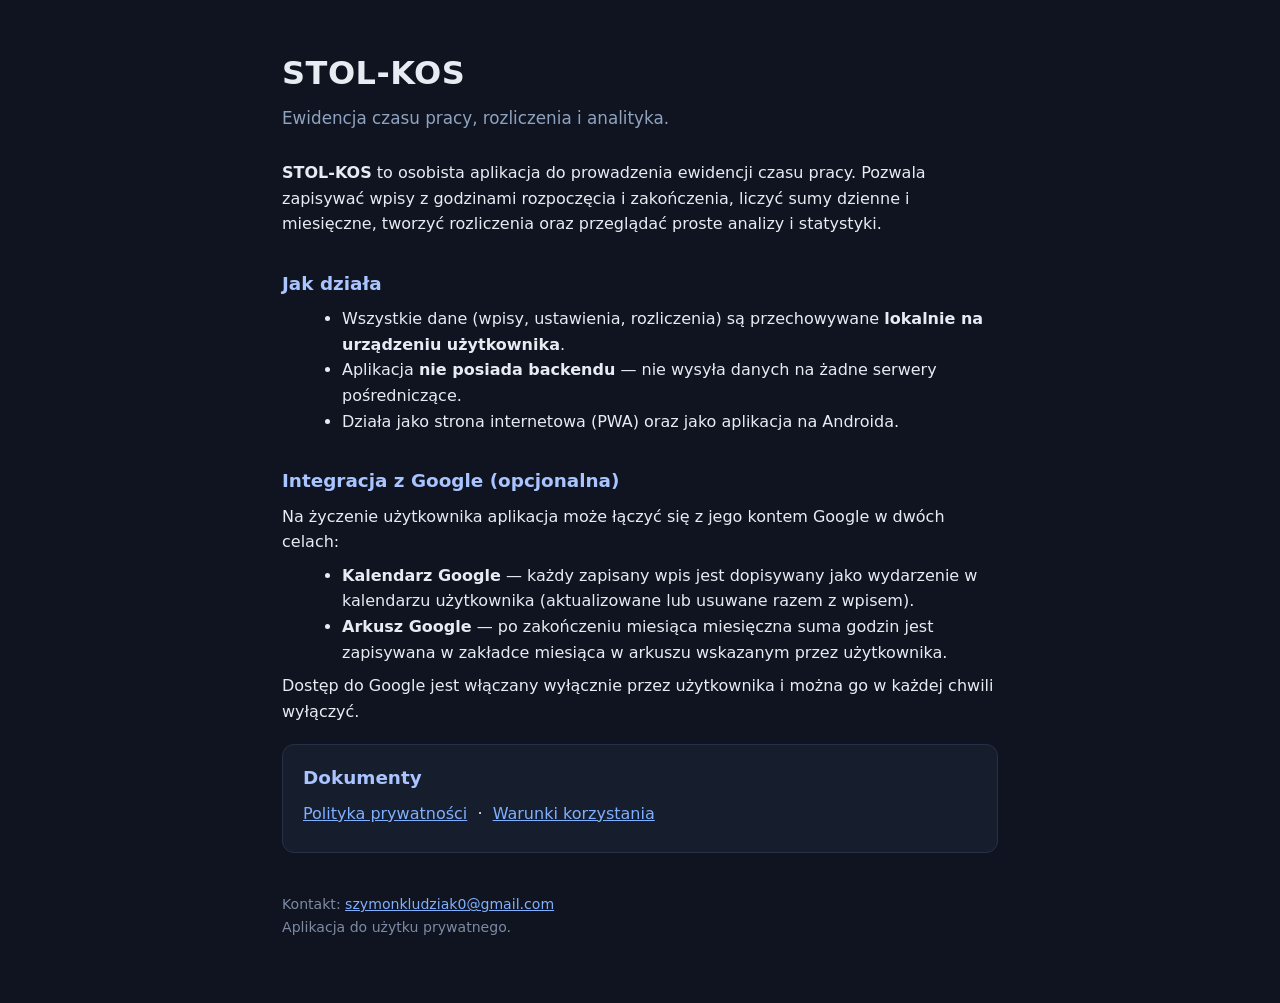
<file: index.html>
<!doctype html>
<html lang="pl">
<head>
<meta charset="utf-8" />
<meta name="viewport" content="width=device-width, initial-scale=1" />
<title>STOL-KOS — ewidencja czasu pracy</title>
<style>
  :root { color-scheme: dark light; }
  * { box-sizing: border-box; }
  body { margin: 0; font-family: system-ui, -apple-system, "Segoe UI", Roboto, Arial, sans-serif;
         background: #0f1420; color: #e7ecf3; line-height: 1.6; }
  main { max-width: 760px; margin: 0 auto; padding: 48px 22px 64px; }
  h1 { font-size: 2rem; margin: 0 0 6px; letter-spacing: .5px; }
  .tag { color: #8fa3bf; margin: 0 0 28px; font-size: 1.05rem; }
  h2 { font-size: 1.15rem; margin: 32px 0 8px; color: #a9c4ff; }
  p { margin: 8px 0; }
  ul { margin: 8px 0 8px 20px; }
  a { color: #7fb0ff; }
  nav { margin-top: 36px; padding-top: 20px; border-top: 1px solid #263148; }
  nav a { margin-right: 14px; }
  .card { background: #161d2c; border: 1px solid #263148; border-radius: 12px; padding: 18px 20px; margin-top: 20px; }
  footer { margin-top: 40px; color: #7d8ba3; font-size: .88rem; }
</style>
</head>
<body>
<main>
  <h1>STOL-KOS</h1>
  <p class="tag">Ewidencja czasu pracy, rozliczenia i analityka.</p>

  <p>
    <strong>STOL-KOS</strong> to osobista aplikacja do prowadzenia ewidencji czasu pracy.
    Pozwala zapisywać wpisy z godzinami rozpoczęcia i zakończenia, liczyć sumy dzienne
    i miesięczne, tworzyć rozliczenia oraz przeglądać proste analizy i statystyki.
  </p>

  <h2>Jak działa</h2>
  <ul>
    <li>Wszystkie dane (wpisy, ustawienia, rozliczenia) są przechowywane <strong>lokalnie na urządzeniu użytkownika</strong>.</li>
    <li>Aplikacja <strong>nie posiada backendu</strong> — nie wysyła danych na żadne serwery pośredniczące.</li>
    <li>Działa jako strona internetowa (PWA) oraz jako aplikacja na Androida.</li>
  </ul>

  <h2>Integracja z Google (opcjonalna)</h2>
  <p>
    Na życzenie użytkownika aplikacja może łączyć się z jego kontem Google w dwóch celach:
  </p>
  <ul>
    <li><strong>Kalendarz Google</strong> — każdy zapisany wpis jest dopisywany jako wydarzenie w kalendarzu użytkownika (aktualizowane lub usuwane razem z wpisem).</li>
    <li><strong>Arkusz Google</strong> — po zakończeniu miesiąca miesięczna suma godzin jest zapisywana w zakładce miesiąca w arkuszu wskazanym przez użytkownika.</li>
  </ul>
  <p>
    Dostęp do Google jest włączany wyłącznie przez użytkownika i można go w każdej chwili wyłączyć.
  </p>

  <div class="card">
    <h2 style="margin-top:0">Dokumenty</h2>
    <p>
      <a href="privacy.html">Polityka prywatności</a> &nbsp;·&nbsp;
      <a href="terms.html">Warunki korzystania</a>
    </p>
  </div>

  <footer>
    Kontakt: <a href="mailto:szymonkludziak0@gmail.com">szymonkludziak0@gmail.com</a><br />
    Aplikacja do użytku prywatnego.
  </footer>
</main>
</body>
</html>
</file>
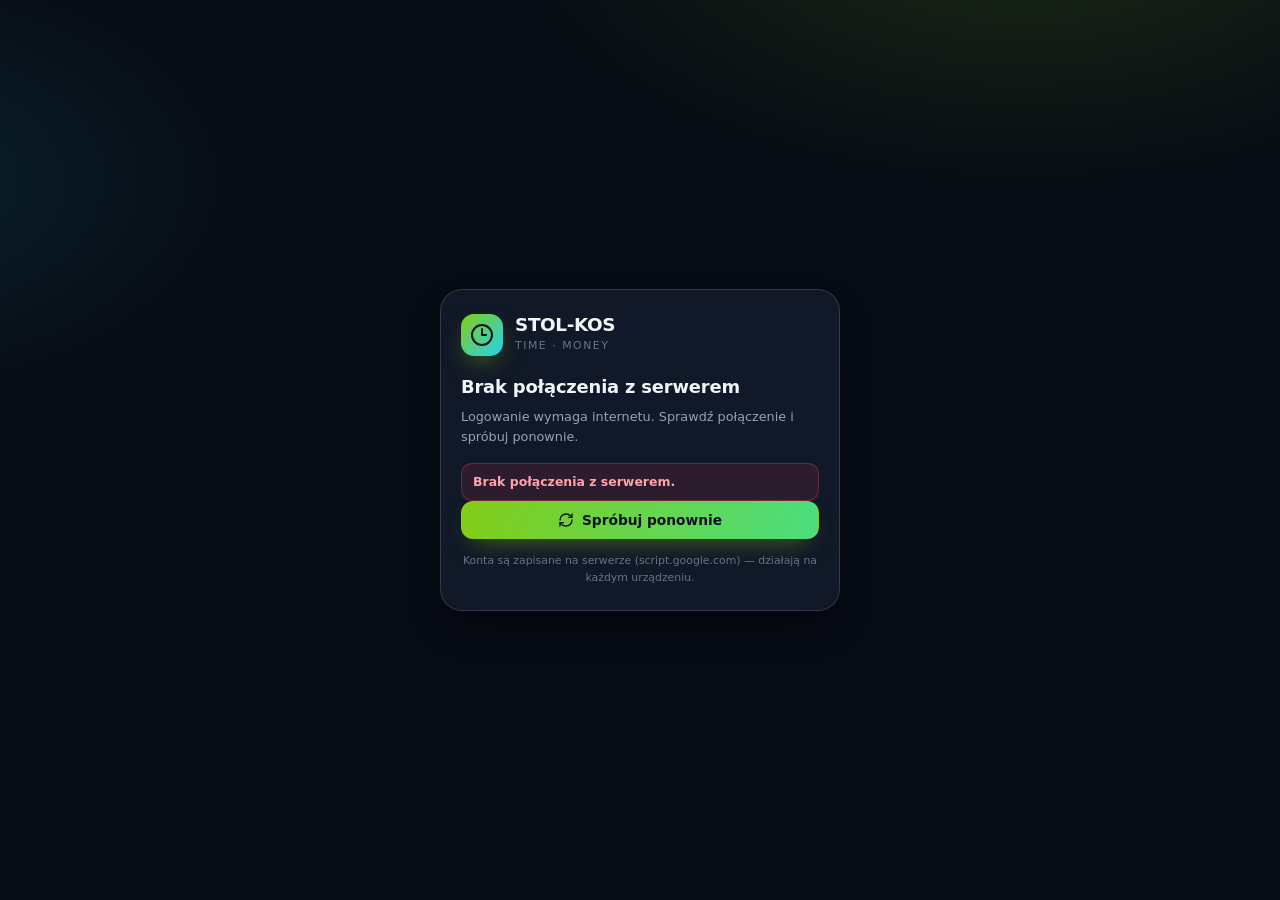
<file: app/index.html>
<!DOCTYPE html>
<html lang="pl" data-theme="dark">
<head>
  <meta charset="UTF-8" />
  <meta name="viewport" content="width=device-width, initial-scale=1.0, viewport-fit=cover" />
  <meta name="theme-color" content="#070b14" />
  <meta name="description" content="STOL-KOS — ewidencja czasu pracy, rozliczenia i analityka zarobków" />
  <title>STOL-KOS — Ewidencja czasu</title>
  <link rel="manifest" href="manifest.json" />
  <meta name="mobile-web-app-capable" content="yes" />
  <meta name="apple-mobile-web-app-capable" content="yes" />
  <meta name="apple-mobile-web-app-title" content="STOL-KOS" />
  <meta name="apple-mobile-web-app-status-bar-style" content="black-translucent" />
  <link rel="apple-touch-icon" href="icon.svg" />
  <link rel="icon" type="image/svg+xml" href="icon.svg" />
  <link rel="shortcut icon" href="icon.svg" />

  <!-- Wczesne ustawienie motywu (bez mignięcia) -->
  <script>
    try {
      var _s = JSON.parse(localStorage.getItem('stol-kos-v3') || '{}');
      var _t = (_s.profile && _s.profile.theme) || 'dark';
      document.documentElement.dataset.theme = _t;
    } catch (e) { document.documentElement.dataset.theme = 'dark'; }
  </script>

  <!-- Tailwind (lokalny build, offline) + własny design system -->
  <link rel="stylesheet" href="tailwind.css?v=42" />
  <link rel="stylesheet" href="css/app.css?v=42" />

  <!-- Lucide (lokalnie, offline) -->
  <script src="lucide.js?v=42"></script>
</head>
<body>

  <!-- ekran logowania (renderowany przez js/auth.js) -->
  <div class="auth-root" id="auth-root"></div>

  <svg width="0" height="0" style="position:absolute" aria-hidden="true">
    <defs>
      <linearGradient id="ringGrad" x1="0%" y1="0%" x2="100%" y2="100%">
        <stop offset="0%" stop-color="#84cc16" />
        <stop offset="100%" stop-color="#22d3ee" />
      </linearGradient>
    </defs>
  </svg>

  <div class="app-shell">
    <!-- ================= SIDEBAR ================= -->
    <aside class="sidebar">
      <div class="brand">
        <div class="brand-logo"><i data-lucide="clock-3"></i></div>
        <div>
          <div class="brand-title">STOL-KOS</div>
          <div class="brand-sub">time · money</div>
        </div>
      </div>

      <div class="nav-group-label">Praca</div>
      <button class="nav-item" data-page="dashboard"><i data-lucide="layout-dashboard"></i><span>Pulpit</span></button>
      <button class="nav-item" data-page="entries"><i data-lucide="list-checks"></i><span>Wpisy</span><span class="nav-count" id="nav-count-entries"></span></button>
      <button class="nav-item" data-page="calendar"><i data-lucide="calendar-days"></i><span>Kalendarz</span></button>
      <button class="nav-item" data-page="add"><i data-lucide="plus-circle"></i><span>Dodaj wpis</span></button>

      <div class="nav-group-label">Analiza</div>
      <button class="nav-item" data-page="stats"><i data-lucide="bar-chart-3"></i><span>Statystyki</span></button>
      <button class="nav-item" data-page="settlements"><i data-lucide="receipt"></i><span>Rozliczenia</span></button>

      <div class="nav-group-label">Konfiguracja</div>
      <button class="nav-item" data-page="projects"><i data-lucide="folder-kanban"></i><span>Projekty</span></button>
      <button class="nav-item" data-page="settings"><i data-lucide="settings-2"></i><span>Ustawienia</span></button>

      <div class="sidebar-foot">
        <div class="row between" id="auth-chip" style="padding:4px 8px 10px">
          <span class="dim" id="auth-user-label" style="font-size:.7rem;min-width:0;overflow:hidden;text-overflow:ellipsis;white-space:nowrap">Niezalogowany</span>
          <button class="btn btn-icon btn-ghost" data-action="auth:logout" title="Wyloguj" aria-label="Wyloguj"><i data-lucide="log-out"></i></button>
        </div>
        <div class="row between" style="padding:4px 8px 10px">
          <span class="dim" style="font-size:.7rem">Motyw</span>
          <button class="btn btn-icon btn-ghost" id="theme-toggle" title="Przełącz motyw" aria-label="Przełącz motyw"><i data-lucide="moon"></i></button>
        </div>
        <div class="row between" style="padding:0 8px">
          <span class="dim" style="font-size:.68rem">STOL-KOS v3.8</span>
          <span class="dim" style="font-size:.68rem" id="storage-info">offline</span>
        </div>
      </div>
    </aside>

    <!-- ================= MAIN ================= -->
    <div class="main">
      <header class="topbar">
        <div class="brand-logo topbar-brand only-mobile"><i data-lucide="clock-3"></i></div>
        <div class="topbar-title">
          <h1 id="page-title">Pulpit</h1>
          <div class="sub" id="page-sub">Przegląd Twojej pracy</div>
        </div>
        <div class="topbar-actions">
          <button class="btn btn-icon btn-ghost" id="notify-btn" title="Powiadomienia" aria-label="Powiadomienia"><i data-lucide="bell"></i><span class="notify-badge" id="notify-badge" hidden></span></button>
          <button class="btn btn-icon btn-ghost only-mobile" id="m-theme-toggle" title="Motyw" aria-label="Motyw"><i data-lucide="moon"></i></button>
          <button class="btn btn-ghost btn-sm" id="palette-btn" title="Szybkie polecenia (Ctrl+K)">
            <i data-lucide="search"></i><span class="nowrap">Szukaj</span><span class="kbd">Ctrl K</span>
          </button>
          <button class="btn btn-primary btn-sm" data-page="add"><i data-lucide="plus"></i><span class="nowrap">Nowy wpis</span></button>
        </div>
      </header>

      <main class="content" id="content">
        <section class="page active" id="page-dashboard"></section>
        <section class="page" id="page-entries"></section>
        <section class="page" id="page-calendar"></section>
        <section class="page" id="page-add"></section>
        <section class="page" id="page-stats"></section>
        <section class="page" id="page-settlements"></section>
        <section class="page" id="page-projects"></section>
        <section class="page" id="page-settings"></section>
      </main>
    </div>
  </div>

  <!-- mobile bottom nav -->
  <nav class="bottom-nav" aria-label="Nawigacja">
    <button class="bn" data-page="dashboard"><i data-lucide="layout-dashboard"></i><span>Pulpit</span></button>
    <button class="bn" data-page="entries"><i data-lucide="list-checks"></i><span>Wpisy</span></button>
    <button class="bn" data-page="calendar"><i data-lucide="calendar-days"></i><span>Kalendarz</span></button>
    <button class="bn" data-page="add"><i data-lucide="plus-circle"></i><span>Dodaj</span></button>
    <button class="bn" data-page="stats"><i data-lucide="bar-chart-3"></i><span>Statystyki</span></button>
    <button class="bn" data-page="settings"><i data-lucide="settings-2"></i><span>Ustawienia</span></button>
  </nav>

  <!-- roots -->
  <div class="toast-root" id="toast-root" aria-live="polite"></div>
  <div class="modal-root" id="modal-root"></div>
  <div class="notify-root" id="notify-root">
    <div class="notify-panel" id="notify-panel"></div>
  </div>
  <div class="palette-root" id="palette-root">
    <div class="palette">
      <input id="palette-input" type="text" placeholder="Szukaj strony, wpisu lub akcji…" autocomplete="off" />
      <div class="palette-list" id="palette-list"></div>
    </div>
  </div>

  <!-- skrypty aplikacji (v=35 — wymusza świeże pliki zamiast starego cache) -->
  <script src="js/compute.js?v=42"></script>
  <script src="js/store.js?v=42"></script>
  <script src="js/google.js?v=42"></script>
  <script src="js/sync.js?v=42"></script>
  <script src="js/ui.js?v=42"></script>
  <script src="js/notify.js?v=42"></script>
  <script src="js/auth.js?v=42"></script>
  <script src="js/views.js?v=42"></script>
  <script src="js/actions.js?v=42"></script>
  <script src="js/main.js?v=42"></script>
</body>
</html>
</file>
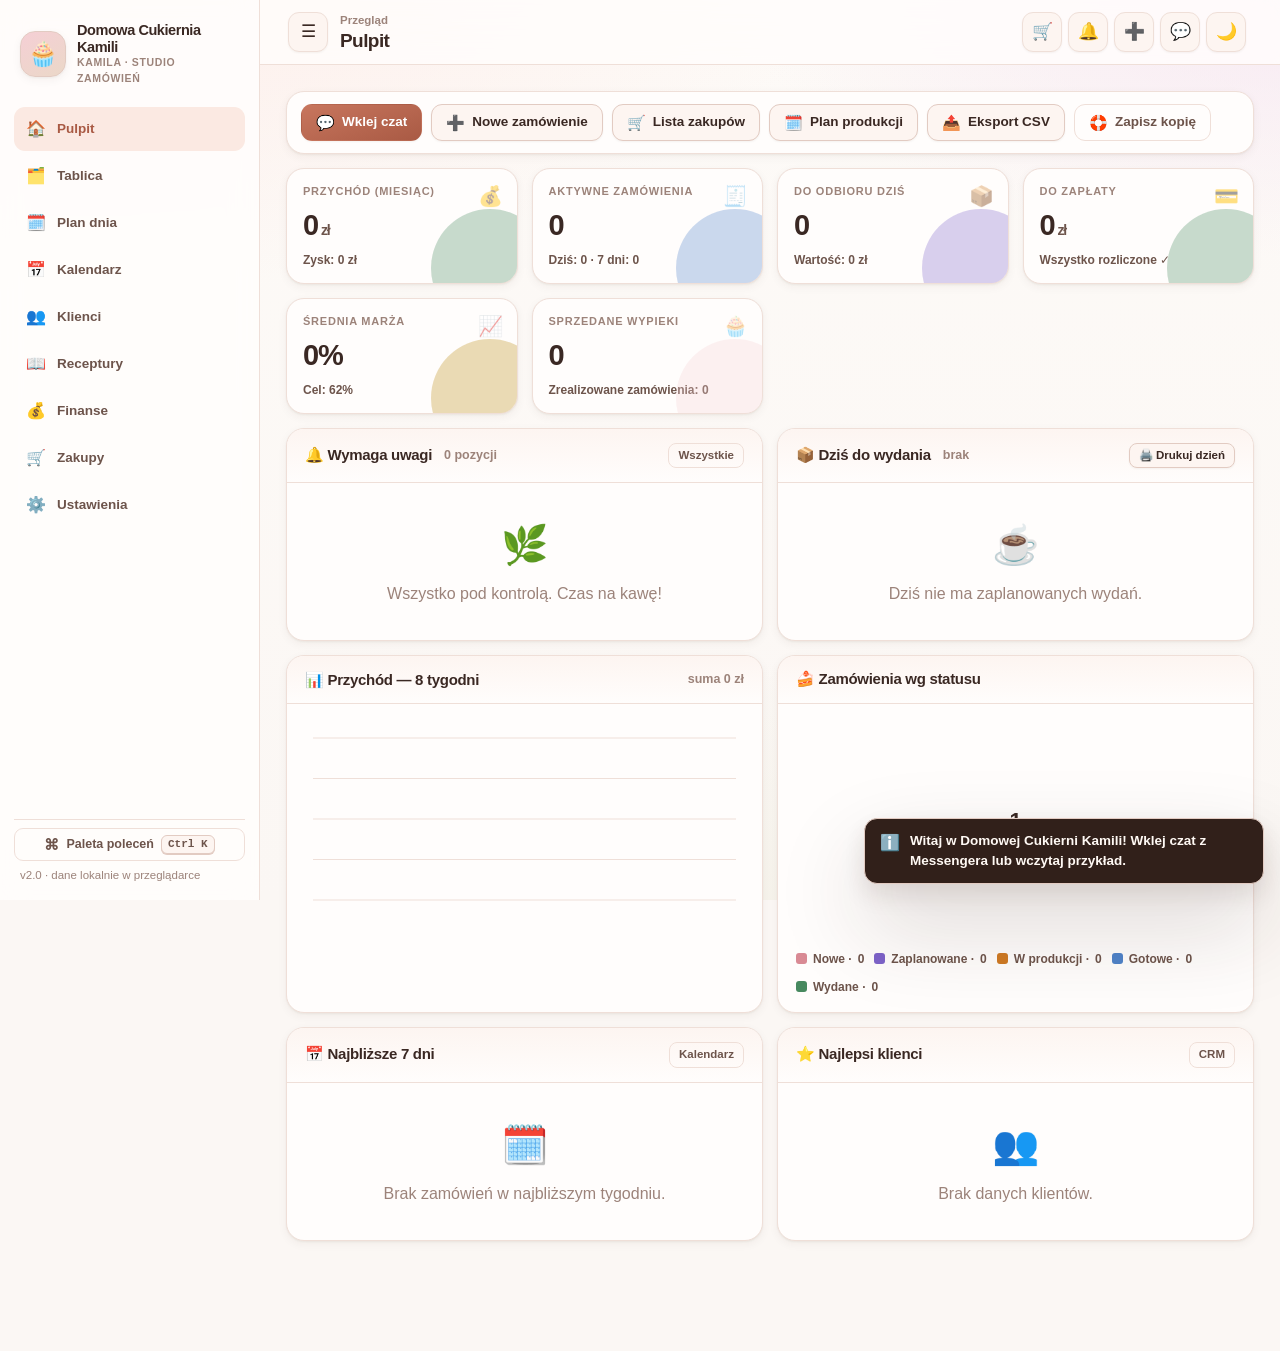
<file: Ciasta/index.html>
<!DOCTYPE html>
<html lang="pl" data-theme="light" data-contrast="normal" data-accent="rose" data-density="cozy">
<head>
<meta charset="utf-8">
<meta name="viewport" content="width=device-width, initial-scale=1, viewport-fit=cover">
<meta name="color-scheme" content="light dark">
<title>Domowa Cukiernia Kamili — Studio Zamówień</title>
<meta name="description" content="Kompletny system operacyjny Domowej Cukierni Kamili: silnik NLP rozmów, receptury z kosztorysem, planowanie wsteczne produkcji, CRM klientów, finanse, lista zakupów i centrum wiadomości.">
<link rel="icon" href="data:image/svg+xml,%3Csvg xmlns='http://www.w3.org/2000/svg' viewBox='0 0 100 100'%3E%3Ctext y='78' font-size='80'%3E%F0%9F%A7%81%3C/text%3E%3C/svg%3E">
<style>
/* ==========================================================================
   DOMOWA CUKIERNIA KAMILI — STUDIO ZAMÓWIEŃ
   Design system "Pastel Atelier" · wersja 2.0
   ========================================================================== */
:root{
  --bg:#fbf7f4;
  --bg-grad:
    radial-gradient(1400px 700px at 4% -14%, #fdeae6 0%, transparent 60%),
    radial-gradient(1100px 560px at 104% -6%, #f6e6f2 0%, transparent 56%),
    radial-gradient(900px 700px at 60% 120%, #f2efe4 0%, transparent 60%),
    linear-gradient(180deg,#fdfaf7 0%, #fbf7f4 100%);
  --surface:#fffdfc;
  --surface-2:#fdf5f1;
  --surface-3:#f8ebe4;
  --surface-4:#f3e2d9;
  --text:#3a2823;
  --text-soft:#6d544b;
  --muted:#9c837a;
  --line:#efdfd8;
  --line-strong:#e2cbc2;

  --cream:#fff9f4;
  --espresso:#31201a;
  --pink:#f5cfd5;
  --pink-strong:#d98a94;
  --beige:#ebd8c8;
  --accent:#c8765e;
  --accent-2:#a95a44;
  --accent-soft:#fbe9e2;
  --on-accent:#fff;

  --blue:#4f83c9;   --blue-bg:#eaf1fb;   --blue-line:#c8daf2;
  --orange:#cf7a24; --orange-bg:#fdf0de; --orange-line:#f4dab1;
  --red:#c2453c;    --red-bg:#fbe9e7;    --red-line:#f2cdc9;
  --green:#47895f;  --green-bg:#e9f4ec;  --green-line:#c6e1cf;
  --violet:#7d63c9; --violet-bg:#efeafa; --violet-line:#d8cef2;
  --yellow:#b8890f; --yellow-bg:#fdf5d8; --yellow-line:#eedfa0;

  --shadow-xs:0 1px 2px rgba(58,36,28,.05);
  --shadow-sm:0 1px 2px rgba(58,36,28,.05), 0 3px 10px rgba(58,36,28,.05);
  --shadow:0 2px 6px rgba(58,36,28,.06), 0 14px 32px rgba(58,36,28,.08);
  --shadow-lg:0 10px 24px rgba(58,36,28,.12), 0 40px 90px rgba(58,36,28,.18);
  --radius:18px; --radius-sm:12px; --radius-xs:9px;
  --sidebar:260px;
  --font:-apple-system, BlinkMacSystemFont, "Segoe UI Variable Display", "Segoe UI", Roboto, "Helvetica Neue", Arial, sans-serif;
  --mono:"Cascadia Mono", Consolas, "SFMono-Regular", "Roboto Mono", monospace;
}
/* --- Palety akcentu --- */
html[data-accent="rose"]  { --accent:#c8765e; --accent-2:#a95a44; --accent-soft:#fbe9e2; --pink:#f5cfd5; --pink-strong:#d98a94; }
html[data-accent="mint"]  { --accent:#4e9b7d; --accent-2:#3c7d64; --accent-soft:#e6f4ee; --pink:#cfe8dd; --pink-strong:#6fb19a; }
html[data-accent="lilac"] { --accent:#8a6fc4; --accent-2:#6f57a8; --accent-soft:#efeafa; --pink:#ddd3f0; --pink-strong:#a08cd6; }
html[data-accent="caramel"]{ --accent:#a97434; --accent-2:#8b5c26; --accent-soft:#f8eddc; --pink:#ecd9c0; --pink-strong:#c49a5f; }
html[data-accent="berry"] { --accent:#b4527c; --accent-2:#933f66; --accent-soft:#fae7ef; --pink:#f2c9da; --pink-strong:#d385a6; }

html[data-theme="dark"]{
  --bg:#1b1412;
  --bg-grad:
    radial-gradient(1300px 640px at 2% -14%, #34211d 0%, transparent 58%),
    radial-gradient(1000px 540px at 104% -6%, #2c1f2b 0%, transparent 54%),
    linear-gradient(180deg,#211815 0%, #1b1412 100%);
  --surface:#271d1a;
  --surface-2:#2f231f;
  --surface-3:#382a24;
  --surface-4:#42312a;
  --text:#f7ece5;
  --text-soft:#d9c6bb;
  --muted:#a98f83;
  --line:#3b2b25;
  --line-strong:#553f36;
  --cream:#2a1f1b;
  --espresso:#140e0c;
  --accent-soft:#3d2924;
  --on-accent:#1b1412;

  --blue:#8fbaf0;   --blue-bg:#1d2b3d;   --blue-line:#2f4a68;
  --orange:#f0b46a; --orange-bg:#35251a; --orange-line:#5d4227;
  --red:#f2887f;    --red-bg:#3a1f1d;    --red-line:#5c3a36;
  --green:#8fd0a5;  --green-bg:#1b2e23;  --green-line:#2e4b38;
  --violet:#b9a6f0; --violet-bg:#282045; --violet-line:#42376b;
  --yellow:#e8cc72; --yellow-bg:#332c16; --yellow-line:#5a4d24;
  --shadow-xs:0 1px 2px rgba(0,0,0,.4);
  --shadow-sm:0 1px 2px rgba(0,0,0,.4), 0 3px 10px rgba(0,0,0,.35);
  --shadow:0 2px 6px rgba(0,0,0,.45), 0 14px 32px rgba(0,0,0,.45);
  --shadow-lg:0 10px 24px rgba(0,0,0,.55), 0 40px 90px rgba(0,0,0,.65);
}
html[data-contrast="high"]{
  --bg:#fff; --bg-grad:linear-gradient(#fff,#fff);
  --surface:#fff; --surface-2:#fff; --surface-3:#f4f4f4; --surface-4:#e9e9e9;
  --text:#000; --text-soft:#141414; --muted:#2e2e2e; --line:#000; --line-strong:#000;
  --accent:#8a2f14; --accent-2:#5e1f0c; --accent-soft:#ffe9e2; --on-accent:#fff;
  --blue:#00429b;   --blue-bg:#e3edff;   --blue-line:#00429b;
  --orange:#8a4b00; --orange-bg:#fff2df; --orange-line:#8a4b00;
  --red:#9b0000;    --red-bg:#ffe6e6;    --red-line:#9b0000;
  --green:#005c22;  --green-bg:#e3ffe9;  --green-line:#005c22;
  --violet:#3b1e9b; --violet-bg:#ece7ff; --violet-line:#3b1e9b;
  --yellow:#6b5200; --yellow-bg:#fff8d6; --yellow-line:#6b5200;
  --shadow-xs:none; --shadow-sm:none; --shadow:none; --shadow-lg:none;
}
html[data-contrast="high"][data-theme="dark"]{
  --bg:#000; --bg-grad:linear-gradient(#000,#000);
  --surface:#000; --surface-2:#000; --surface-3:#0d0d0d; --surface-4:#161616;
  --text:#fff; --text-soft:#efefef; --muted:#c9c9c9; --line:#fff; --line-strong:#fff;
  --accent:#ffb08a; --accent-2:#ffc7ab; --accent-soft:#3a1e15; --on-accent:#000;
  --blue:#8fc4ff;   --blue-bg:#001a33;   --blue-line:#8fc4ff;
  --orange:#ffb865; --orange-bg:#2a1800; --orange-line:#ffb865;
  --red:#ff8a8a;    --red-bg:#2a0000;    --red-line:#ff8a8a;
  --green:#7dffa6;  --green-bg:#00260f;  --green-line:#7dffa6;
  --violet:#c3b0ff; --violet-bg:#140a33; --violet-line:#c3b0ff;
  --yellow:#ffe066; --yellow-bg:#241f00; --yellow-line:#ffe066;
}
html[data-density="compact"]{ --radius:12px; --radius-sm:9px; --radius-xs:7px; }
html[data-density="compact"] .card-inner{ padding:10px 11px 10px 13px; gap:8px; }
html[data-density="compact"] .panel-body{ padding:12px 14px; }

*,*::before,*::after{ box-sizing:border-box; }
html,body{ margin:0; padding:0; }
body{
  font-family:var(--font); color:var(--text);
  background:var(--bg); background-image:var(--bg-grad); background-attachment:fixed;
  -webkit-font-smoothing:antialiased; text-rendering:optimizeLegibility;
  line-height:1.5; min-height:100vh; overflow-x:hidden;
}
h1,h2,h3,h4,h5{ margin:0; font-weight:750; letter-spacing:-.02em; line-height:1.22; }
button,input,select,textarea{ font:inherit; color:inherit; }
button{ cursor:pointer; }
a{ color:var(--accent-2); }
::selection{ background:var(--pink); color:var(--espresso); }
*::-webkit-scrollbar{ width:11px; height:11px; }
*::-webkit-scrollbar-track{ background:transparent; }
*::-webkit-scrollbar-thumb{ background:var(--line-strong); border-radius:99px; border:3px solid transparent; background-clip:content-box; }
*::-webkit-scrollbar-thumb:hover{ background:var(--muted); background-clip:content-box; }
.hidden{ display:none !important; }
.muted{ color:var(--muted); }
.small{ font-size:12.5px; }
.tiny{ font-size:11.5px; }
.center{ text-align:center; }
.nowrap{ white-space:nowrap; }
.mono{ font-family:var(--mono); }
.full{ grid-column:1/-1; }
.grow{ flex:1 1 auto; }
.row{ display:flex; align-items:center; gap:9px; flex-wrap:wrap; }
.row.tight{ gap:6px; }
.col{ display:flex; flex-direction:column; gap:9px; }
.spread{ display:flex; align-items:center; justify-content:space-between; gap:10px; flex-wrap:wrap; }

/* ============================== LAYOUT ============================== */
.app{ display:flex; min-height:100vh; }
.sidebar{
  width:var(--sidebar); flex:0 0 var(--sidebar);
  position:sticky; top:0; height:100vh; z-index:70;
  display:flex; flex-direction:column; gap:6px;
  padding:16px 14px;
  background:color-mix(in srgb, var(--surface) 90%, transparent);
  border-right:1px solid var(--line);
  backdrop-filter:blur(14px); -webkit-backdrop-filter:blur(14px);
}
html[data-contrast="high"] .sidebar{ background:var(--surface); backdrop-filter:none; }
.side-brand{ display:flex; align-items:center; gap:11px; padding:6px 6px 14px; }
.side-logo{
  width:46px; height:46px; flex:0 0 46px; border-radius:15px; display:grid; place-items:center; font-size:24px;
  background:linear-gradient(150deg,var(--pink),var(--beige)); border:1px solid var(--line-strong); box-shadow:var(--shadow-sm);
}
html[data-contrast="high"] .side-logo{ background:var(--surface); }
.side-logo-txt{ min-width:0; }
.side-logo-txt b{ display:block; font-size:14.5px; letter-spacing:-.03em; line-height:1.15; }
.side-logo-txt span{ display:block; font-size:10.5px; color:var(--muted); letter-spacing:.06em; text-transform:uppercase; font-weight:750; }
.nav{ display:flex; flex-direction:column; gap:3px; overflow-y:auto; flex:1 1 auto; }
.nav a{
  display:flex; align-items:center; gap:11px; padding:10px 12px; border-radius:11px;
  text-decoration:none; color:var(--text-soft); font-size:13.5px; font-weight:650;
  transition:background .14s, color .14s, transform .14s;
}
.nav a .ni{ font-size:16px; width:20px; text-align:center; flex:0 0 20px; }
.nav a .badge-mini{
  margin-left:auto; font-size:10.5px; font-weight:800; padding:1px 7px; border-radius:99px;
  background:var(--surface-3); color:var(--text-soft); border:1px solid var(--line);
}
.nav a:hover{ background:var(--surface-2); color:var(--text); }
.nav a.active{ background:var(--accent-soft); color:var(--accent-2); font-weight:800; }
.nav a.active .badge-mini{ background:var(--accent); color:var(--on-accent); border-color:transparent; }
html[data-contrast="high"] .nav a.active{ background:var(--accent); color:var(--on-accent); }
.nav-sep{ height:1px; background:var(--line); margin:9px 6px; }
.side-foot{ padding-top:8px; border-top:1px solid var(--line); display:flex; flex-direction:column; gap:6px; }
.side-foot .tiny{ color:var(--muted); padding:0 6px; }

.main{ flex:1 1 auto; min-width:0; display:flex; flex-direction:column; }
.topbar{
  position:sticky; top:0; z-index:60; display:flex; align-items:center; gap:12px; flex-wrap:wrap;
  padding:12px clamp(14px,2.2vw,28px);
  background:color-mix(in srgb, var(--surface) 84%, transparent);
  border-bottom:1px solid var(--line);
  backdrop-filter:blur(14px) saturate(1.5); -webkit-backdrop-filter:blur(14px) saturate(1.5);
}
html[data-contrast="high"] .topbar{ background:var(--surface); backdrop-filter:none; }
.page-title{ min-width:0; }
.page-title h1{ font-size:19px; letter-spacing:-.03em; }
.page-title .crumb{ font-size:11.5px; color:var(--muted); font-weight:650; }
.hamb{ display:none; }
.view{ padding:clamp(14px,2.2vw,26px); padding-bottom:110px; max-width:1720px; width:100%; margin:0 auto; }
.scrim{ display:none; }

@media (max-width:1040px){
  .sidebar{ position:fixed; left:0; top:0; transform:translateX(-104%); transition:transform .22s cubic-bezier(.2,.9,.3,1); box-shadow:var(--shadow-lg); width:min(84vw,300px); flex-basis:auto; }
  .sidebar.open{ transform:none; }
  .hamb{ display:inline-flex; }
  body.nav-open .scrim{ display:block; position:fixed; inset:0; background:rgba(0,0,0,.45); z-index:65; }
}

/* ============================== PRZYCISKI ============================== */
.btn{
  --btn-bg:var(--surface-2); --btn-fg:var(--text); --btn-bd:var(--line-strong);
  display:inline-flex; align-items:center; justify-content:center; gap:7px;
  padding:9px 14px; border-radius:11px; border:1px solid var(--btn-bd);
  background:var(--btn-bg); color:var(--btn-fg); font-size:13.5px; font-weight:650; line-height:1.2;
  box-shadow:var(--shadow-xs); white-space:nowrap; text-decoration:none;
  transition:transform .12s ease, box-shadow .16s ease, background .16s, border-color .16s, color .16s;
}
.btn:hover{ transform:translateY(-1px); box-shadow:var(--shadow-sm); }
.btn:active{ transform:translateY(0) scale(.985); }
.btn:focus-visible{ outline:3px solid color-mix(in srgb, var(--blue) 55%, transparent); outline-offset:2px; }
.btn[disabled]{ opacity:.45; pointer-events:none; }
.btn .ico{ font-size:15px; line-height:1; }
.btn-primary{ --btn-bg:linear-gradient(160deg,var(--accent),var(--accent-2)); --btn-fg:var(--on-accent); --btn-bd:transparent; }
html[data-contrast="high"] .btn-primary{ --btn-bg:var(--accent); --btn-fg:var(--on-accent); --btn-bd:#000; }
html[data-contrast="high"][data-theme="dark"] .btn-primary{ --btn-bd:#fff; }
.btn-espresso{ --btn-bg:var(--espresso); --btn-fg:var(--cream); --btn-bd:transparent; }
html[data-theme="dark"] .btn-espresso{ --btn-bg:var(--surface-3); --btn-fg:var(--text); --btn-bd:var(--line-strong); }
.btn-blue{ --btn-bg:var(--blue-bg); --btn-fg:var(--blue); --btn-bd:var(--blue-line); }
.btn-green{ --btn-bg:var(--green-bg); --btn-fg:var(--green); --btn-bd:var(--green-line); }
.btn-orange{ --btn-bg:var(--orange-bg); --btn-fg:var(--orange); --btn-bd:var(--orange-line); }
.btn-violet{ --btn-bg:var(--violet-bg); --btn-fg:var(--violet); --btn-bd:var(--violet-line); }
.btn-danger{ --btn-bg:var(--red-bg); --btn-fg:var(--red); --btn-bd:var(--red-line); }
.btn-ghost{ --btn-bg:transparent; --btn-bd:var(--line); box-shadow:none; color:var(--text-soft); }
.btn-ghost:hover{ --btn-bg:var(--surface-2); }
.btn-xs{ padding:5px 9px; font-size:11.5px; border-radius:8px; }
.btn-sm{ padding:6px 11px; font-size:12.5px; border-radius:9px; }
.btn-lg{ padding:13px 20px; font-size:15px; border-radius:13px; }
.btn-block{ width:100%; }
.btn-icon{ padding:9px; width:40px; height:40px; }
.linkbtn{ border:0; background:transparent; color:var(--muted); font-size:12px; font-weight:700; padding:6px 8px; border-radius:8px; }
.linkbtn:hover{ background:var(--surface-3); color:var(--text); }
.linkbtn.danger:hover{ background:var(--red-bg); color:var(--red); }
.iconbtn{
  position:relative; width:40px; height:40px; border-radius:11px; display:grid; place-items:center;
  border:1px solid var(--line); background:var(--surface-2); font-size:17px; box-shadow:var(--shadow-xs);
}
.iconbtn:hover{ background:var(--surface-3); }
.iconbtn .dot{
  position:absolute; top:5px; right:5px; min-width:16px; height:16px; padding:0 4px; border-radius:99px;
  background:var(--red); color:#fff; font-size:9.5px; font-weight:800; display:grid; place-items:center; border:2px solid var(--surface);
}

/* ============================== PANELE ============================== */
.panel{ background:var(--surface); border:1px solid var(--line); border-radius:var(--radius); box-shadow:var(--shadow-sm); overflow:hidden; }
.panel-head{ display:flex; align-items:center; gap:12px; flex-wrap:wrap; padding:14px 18px; border-bottom:1px solid var(--line); background:linear-gradient(180deg,var(--surface-2),transparent); }
.panel-head h2,.panel-head h3{ font-size:15px; }
.panel-head .sub{ font-size:12.5px; color:var(--muted); font-weight:550; }
.panel-body{ padding:16px 18px; }
.panel-body.tight{ padding:12px 14px; }
.grid{ display:grid; gap:14px; }
.g2{ grid-template-columns:repeat(auto-fit,minmax(320px,1fr)); }
.g3{ grid-template-columns:repeat(auto-fit,minmax(250px,1fr)); }
.g4{ grid-template-columns:repeat(auto-fit,minmax(196px,1fr)); }
.stack{ display:flex; flex-direction:column; gap:14px; }

.stat{ position:relative; overflow:hidden; background:var(--surface); border:1px solid var(--line); border-radius:var(--radius); padding:14px 16px; box-shadow:var(--shadow-sm); transition:transform .16s, box-shadow .16s; }
.stat:hover{ transform:translateY(-2px); box-shadow:var(--shadow); }
.stat::after{ content:""; position:absolute; inset:auto -32px -44px auto; width:118px; height:118px; border-radius:50%; background:var(--tint,var(--pink)); opacity:.3; }
html[data-contrast="high"] .stat::after{ display:none; }
.stat-label{ font-size:11px; text-transform:uppercase; letter-spacing:.07em; font-weight:800; color:var(--muted); }
.stat-value{ font-size:29px; font-weight:850; letter-spacing:-.04em; margin-top:5px; font-variant-numeric:tabular-nums; }
.stat-value small{ font-size:14px; font-weight:750; color:var(--text-soft); margin-left:3px; }
.stat-foot{ font-size:12px; color:var(--text-soft); margin-top:3px; font-weight:550; }
.stat .stat-ico{ position:absolute; top:12px; right:14px; font-size:20px; opacity:.5; }
.stat.clickable{ cursor:pointer; }

.kpi-trend{ font-size:11.5px; font-weight:800; padding:2px 7px; border-radius:99px; }
.kpi-trend.up{ background:var(--green-bg); color:var(--green); }
.kpi-trend.down{ background:var(--red-bg); color:var(--red); }
.kpi-trend.flat{ background:var(--surface-3); color:var(--muted); }

/* ============================== CHIPY / TAGI ============================== */
.chips{ display:flex; flex-wrap:wrap; gap:7px; }
.chip{ display:inline-flex; align-items:center; gap:6px; padding:6px 11px; border-radius:99px; font-size:12.5px; font-weight:650; background:var(--surface); border:1px solid var(--line-strong); box-shadow:var(--shadow-xs); max-width:100%; }
.chip .k{ color:var(--muted); font-weight:800; text-transform:uppercase; font-size:10px; letter-spacing:.06em; }
.chip.ok{ background:var(--green-bg); border-color:var(--green-line); color:var(--green); }
.chip.warn{ background:var(--yellow-bg); border-color:var(--yellow-line); color:var(--yellow); }
.chip.bad{ background:var(--red-bg); border-color:var(--red-line); color:var(--red); }
.chip.info{ background:var(--blue-bg); border-color:var(--blue-line); color:var(--blue); }
.chip.cake{ background:var(--surface-3); border-color:var(--line-strong); color:var(--text); }
.chip.violet{ background:var(--violet-bg); border-color:var(--violet-line); color:var(--violet); }
.tag{ font-size:11.5px; font-weight:700; padding:3px 9px; border-radius:99px; background:var(--surface-3); border:1px solid var(--line); color:var(--text-soft); }
.tag.allergen{ background:var(--red-bg); border-color:var(--red-line); color:var(--red); }
.tag.personal{ background:var(--pink); border-color:var(--pink-strong); color:var(--espresso); }
html[data-theme="dark"] .tag.personal{ color:var(--text); }
.tag.diet{ background:var(--green-bg); border-color:var(--green-line); color:var(--green); }
.flag{ display:inline-flex; align-items:center; gap:5px; font-size:10.5px; font-weight:800; background:var(--yellow-bg); color:var(--yellow); border:1px solid var(--yellow-line); padding:2px 8px; border-radius:99px; text-transform:uppercase; letter-spacing:.04em; }
.flag.red{ background:var(--red-bg); color:var(--red); border-color:var(--red-line); }
.flag.green{ background:var(--green-bg); color:var(--green); border-color:var(--green-line); }

/* Pasek pewności NLP */
.conf{ display:inline-flex; align-items:center; gap:6px; font-size:10.5px; font-weight:800; color:var(--muted); }
.conf-bar{ width:46px; height:5px; border-radius:99px; background:var(--surface-4); overflow:hidden; }
.conf-bar i{ display:block; height:100%; border-radius:99px; background:var(--green); }
.conf-bar i.w{ background:var(--yellow); }
.conf-bar i.b{ background:var(--red); }

/* ============================== FORMULARZE ============================== */
.form-grid{ display:grid; grid-template-columns:repeat(2,minmax(0,1fr)); gap:13px; }
@media (max-width:700px){ .form-grid{ grid-template-columns:1fr; } }
.field{ display:flex; flex-direction:column; gap:5px; min-width:0; }
.field label{ font-size:11.5px; font-weight:800; text-transform:uppercase; letter-spacing:.06em; color:var(--muted); display:flex; align-items:center; gap:7px; }
.field input[type=text],.field input[type=number],.field input[type=tel],.field input[type=email],.field input[type=url],
.field input[type=date],.field input[type=time],.field input[type=datetime-local],.field select,.field textarea{
  padding:10px 12px; border-radius:11px; border:1.5px solid var(--line); background:var(--surface-2); outline:none; font-size:14px; width:100%;
  transition:border-color .15s, box-shadow .15s, background .15s;
}
.field textarea{ min-height:78px; resize:vertical; }
.field select{ appearance:none; background-image:linear-gradient(45deg,transparent 50%,var(--muted) 50%),linear-gradient(135deg,var(--muted) 50%,transparent 50%); background-position:calc(100% - 18px) 50%,calc(100% - 13px) 50%; background-size:5px 5px,5px 5px; background-repeat:no-repeat; padding-right:34px; }
.field input:focus,.field select:focus,.field textarea:focus{ border-color:var(--accent); background:var(--surface); box-shadow:0 0 0 4px color-mix(in srgb,var(--accent) 15%,transparent); }
.field.needs-confirm input,.field.needs-confirm select,.field.needs-confirm textarea{ background:var(--yellow-bg); border-color:var(--yellow); }
.field .hint{ font-size:11.5px; color:var(--muted); }
.field.inline{ flex-direction:row; align-items:center; gap:9px; }
.radio-row{ display:flex; gap:8px; flex-wrap:wrap; }
.radio-row label{ display:flex; align-items:center; gap:7px; padding:9px 13px; border-radius:11px; border:1.5px solid var(--line); background:var(--surface-2); font-size:13px; font-weight:700; text-transform:none; letter-spacing:0; color:var(--text); cursor:pointer; }
.radio-row input{ accent-color:var(--accent); }
.radio-row label:has(input:checked){ border-color:var(--accent); background:var(--accent-soft); }
.switch{ display:flex; align-items:center; gap:9px; font-size:13px; font-weight:650; }
.switch input{ width:18px; height:18px; accent-color:var(--accent); }
.seg{ display:inline-flex; background:var(--surface-2); border:1px solid var(--line); border-radius:11px; padding:3px; gap:2px; flex-wrap:wrap; }
.seg button{ border:0; background:transparent; padding:7px 12px; border-radius:8px; font-size:12.5px; font-weight:650; color:var(--text-soft); white-space:nowrap; }
.seg button[aria-pressed="true"]{ background:var(--surface); color:var(--text); box-shadow:var(--shadow-xs); }
html[data-contrast="high"] .seg button[aria-pressed="true"]{ background:var(--accent); color:var(--on-accent); }
.search{ display:flex; align-items:center; gap:8px; background:var(--surface); border:1px solid var(--line); border-radius:11px; padding:8px 12px; box-shadow:var(--shadow-xs); min-width:200px; flex:1 1 200px; max-width:360px; }
.search input{ border:0; background:transparent; outline:none; width:100%; font-size:13.5px; }
textarea.raw{ font-family:var(--mono); font-size:12.5px; line-height:1.6; }
textarea.big{ min-height:190px; }
textarea:focus.raw,.raw:focus{ border-color:var(--accent); }

/* ============================== TABELE ============================== */
.tbl-wrap{ overflow-x:auto; border:1px solid var(--line); border-radius:var(--radius-sm); }
table.tbl{ width:100%; border-collapse:collapse; font-size:13px; min-width:560px; }
table.tbl th{ text-align:left; font-size:10.5px; text-transform:uppercase; letter-spacing:.07em; color:var(--muted); font-weight:800; padding:10px 12px; border-bottom:1px solid var(--line); background:var(--surface-2); position:sticky; top:0; z-index:1; }
table.tbl td{ padding:10px 12px; border-bottom:1px solid var(--line); vertical-align:middle; }
table.tbl tr:last-child td{ border-bottom:0; }
table.tbl tbody tr:hover{ background:var(--surface-2); }
table.tbl td.num,table.tbl th.num{ text-align:right; font-variant-numeric:tabular-nums; white-space:nowrap; }
table.tbl td.strong{ font-weight:750; }
table.tbl tfoot td{ font-weight:800; background:var(--surface-2); border-top:2px solid var(--line-strong); }

/* ============================== KANBAN ============================== */
.board{ display:grid; gap:14px; grid-template-columns:repeat(5,minmax(250px,1fr)); align-items:start; }
@media (max-width:1500px){ .board{ grid-template-columns:repeat(3,minmax(250px,1fr)); } }
@media (max-width:1000px){ .board{ grid-template-columns:repeat(2,minmax(240px,1fr)); } }
@media (max-width:660px){ .board{ grid-template-columns:1fr; } }
.column{ background:linear-gradient(180deg,color-mix(in srgb,var(--surface-2) 72%,transparent),transparent); border:1px solid var(--line); border-radius:var(--radius); padding:11px; min-height:130px; transition:background .16s, border-color .16s, box-shadow .16s; }
html[data-contrast="high"] .column{ background:var(--surface); }
.column.drag-over{ border-color:var(--accent); box-shadow:0 0 0 4px color-mix(in srgb,var(--accent) 20%,transparent); }
.col-head{ display:flex; align-items:center; gap:9px; padding:3px 5px 11px; }
.col-dot{ width:11px; height:11px; border-radius:50%; flex:0 0 11px; }
.col-head h3{ font-size:13px; flex:1 1 auto; }
.col-count{ font-size:11.5px; font-weight:800; padding:2px 9px; border-radius:99px; background:var(--surface); border:1px solid var(--line-strong); color:var(--text-soft); font-variant-numeric:tabular-nums; }
.col-body{ display:flex; flex-direction:column; gap:11px; min-height:64px; }
.col-empty{ text-align:center; color:var(--muted); font-size:12.5px; padding:18px 8px; border:1.5px dashed var(--line-strong); border-radius:var(--radius-sm); }

.card{ background:var(--surface); border:1px solid var(--line); border-radius:var(--radius); box-shadow:var(--shadow-xs); overflow:hidden; position:relative; transition:transform .16s, box-shadow .16s, border-color .16s; }
.card:hover{ box-shadow:var(--shadow); transform:translateY(-2px); }
.card.dragging{ opacity:.45; }
.card.due-soon{ border-color:var(--orange-line); }
.card.overdue{ border-color:var(--red); box-shadow:0 0 0 3px var(--red-bg), var(--shadow-xs); }
.card.s-delivery::before{ content:""; position:absolute; left:0; top:0; bottom:0; width:5px; background:linear-gradient(180deg,var(--orange),var(--red)); }
.card.s-pickup::before{ content:""; position:absolute; left:0; top:0; bottom:0; width:5px; background:linear-gradient(180deg,var(--accent),var(--pink-strong)); }
.card-inner{ padding:13px 14px 12px 16px; display:flex; flex-direction:column; gap:11px; }
.card-top{ display:flex; align-items:flex-start; gap:10px; }
.card-who{ min-width:0; flex:1 1 auto; }
.card-who .name{ font-size:15.5px; font-weight:800; letter-spacing:-.02em; display:flex; align-items:center; gap:7px; flex-wrap:wrap; }
.card-who .meta{ font-size:12px; color:var(--muted); margin-top:2px; display:flex; gap:9px; flex-wrap:wrap; align-items:center; }
.count{ font-size:12.5px; font-weight:800; padding:6px 11px; border-radius:99px; white-space:nowrap; background:var(--surface-2); border:1px solid var(--line-strong); color:var(--text-soft); font-variant-numeric:tabular-nums; }
.count.soon{ background:var(--orange-bg); border-color:var(--orange-line); color:var(--orange); }
.count.now{ background:var(--red-bg); border-color:var(--red); color:var(--red); }
.count.ok{ background:var(--green-bg); border-color:var(--green-line); color:var(--green); }
.badge{ display:flex; align-items:center; gap:10px; padding:9px 11px; border-radius:var(--radius-sm); border:1px solid; font-size:12.5px; line-height:1.35; }
.badge .ico{ font-size:17px; flex:0 0 auto; }
.badge .txt{ min-width:0; flex:1 1 auto; }
.badge b{ display:block; font-size:11px; letter-spacing:.05em; text-transform:uppercase; font-weight:850; }
.badge .sub{ font-size:12.5px; font-weight:600; word-break:break-word; color:var(--text); }
.badge-delivery{ background:var(--orange-bg); border-color:var(--orange-line); color:var(--orange); }
.badge-pickup{ background:var(--blue-bg); border-color:var(--blue-line); color:var(--blue); }
.mini-link{ font-size:11.5px; font-weight:750; text-decoration:none; padding:5px 9px; border-radius:8px; border:1px solid currentColor; background:var(--surface); flex:0 0 auto; }
.mini-link:hover{ background:var(--surface-3); }
.sect{ border-top:1px dashed var(--line); padding-top:10px; }
.sect:first-child{ border-top:0; padding-top:0; }
.sect-title{ font-size:10.5px; text-transform:uppercase; letter-spacing:.08em; font-weight:850; color:var(--muted); margin-bottom:6px; display:flex; align-items:center; gap:6px; }
.cake-name{ font-size:14px; font-weight:750; }
.cake-sub{ font-size:12.5px; color:var(--text-soft); margin-top:3px; }
.tags{ display:flex; flex-wrap:wrap; gap:5px; margin-top:7px; }
.recipe-toggle{ width:100%; display:flex; align-items:center; justify-content:space-between; gap:8px; padding:9px 11px; border-radius:10px; border:1px solid var(--line-strong); background:var(--surface-2); font-size:12.5px; font-weight:750; text-align:left; }
.recipe-toggle:hover{ background:var(--surface-3); }
.recipe-toggle .caret{ transition:transform .2s; }
.recipe-toggle[aria-expanded="true"] .caret{ transform:rotate(180deg); }
.recipe-body{ margin-top:9px; border:1px solid var(--line); border-radius:var(--radius-sm); overflow:hidden; }
.recipe-sec{ padding:10px 12px; }
.recipe-sec + .recipe-sec{ border-top:1px solid var(--line); }
.recipe-sec h4{ font-size:11px; text-transform:uppercase; letter-spacing:.07em; color:var(--muted); margin-bottom:7px; }
.ing{ display:flex; justify-content:space-between; gap:10px; font-size:12.5px; padding:2.5px 0; }
.ing .nm{ min-width:0; }
.ing .amt{ font-weight:750; font-variant-numeric:tabular-nums; white-space:nowrap; color:var(--accent-2); }
html[data-theme="dark"] .ing .amt{ color:var(--accent); }
.tech-grid{ display:grid; grid-template-columns:1fr 1fr; gap:7px; }
.tech-cell{ background:var(--surface-2); border:1px solid var(--line); border-radius:9px; padding:7px 9px; }
.tech-cell .k{ font-size:10px; text-transform:uppercase; letter-spacing:.06em; color:var(--muted); font-weight:800; }
.tech-cell .v{ font-size:12.5px; font-weight:750; }
.warn-list{ margin:0; padding:0; list-style:none; display:flex; flex-direction:column; gap:5px; }
.warn-list li{ font-size:12.5px; display:flex; gap:7px; align-items:flex-start; color:var(--text-soft); }
.warn-list li::before{ content:"⚠️"; flex:0 0 auto; font-size:12px; }
.steps{ margin:0; padding-left:18px; display:flex; flex-direction:column; gap:5px; }
.steps li{ font-size:12.5px; color:var(--text-soft); }
.fin{ display:flex; align-items:center; gap:10px; justify-content:space-between; flex-wrap:wrap; }
.amount{ font-size:26px; font-weight:850; letter-spacing:-.04em; font-variant-numeric:tabular-nums; line-height:1; }
.amount small{ font-size:13px; font-weight:750; color:var(--text-soft); margin-left:2px; }
.pay{ text-align:right; font-size:12px; color:var(--text-soft); font-weight:650; }
.badge-paid{ display:inline-block; margin-top:3px; padding:2px 8px; border-radius:99px; font-size:11px; font-weight:800; }
.badge-paid.yes{ background:var(--green-bg); color:var(--green); border:1px solid var(--green-line); }
.badge-paid.no{ background:var(--yellow-bg); color:var(--yellow); border:1px solid var(--yellow-line); }
.card-actions{ display:flex; gap:6px; flex-wrap:wrap; align-items:center; border-top:1px dashed var(--line); padding-top:10px; }
select.status-select{ padding:7px 9px; border-radius:9px; border:1px solid var(--line-strong); background:var(--surface-2); font-size:12px; font-weight:700; }

/* ============================== MODAL ============================== */
.modal-back{ position:fixed; inset:0; z-index:200; background:color-mix(in srgb,var(--espresso) 58%,transparent); backdrop-filter:blur(5px); -webkit-backdrop-filter:blur(5px); display:flex; align-items:flex-start; justify-content:center; padding:clamp(10px,3vw,42px); overflow-y:auto; animation:fade .16s ease; }
html[data-theme="dark"] .modal-back{ background:rgba(0,0,0,.7); }
@keyframes fade{ from{opacity:0} to{opacity:1} }
@keyframes pop{ from{opacity:0; transform:translateY(14px) scale(.985)} to{opacity:1; transform:none} }
@keyframes slideL{ from{opacity:0; transform:translateX(24px)} to{opacity:1; transform:none} }
.modal{ width:100%; max-width:860px; background:var(--surface); border:1px solid var(--line-strong); border-radius:20px; box-shadow:var(--shadow-lg); animation:pop .2s cubic-bezier(.2,.9,.3,1); margin:auto 0; }
.modal.narrow{ max-width:560px; }
.modal.wide{ max-width:1000px; }
.modal.xwide{ max-width:1240px; }
.modal-head{ display:flex; align-items:center; gap:12px; padding:16px 20px; border-bottom:1px solid var(--line); background:linear-gradient(180deg,var(--surface-2),transparent); border-radius:20px 20px 0 0; position:sticky; top:0; z-index:2; }
.modal-head h3{ font-size:16.5px; flex:1 1 auto; }
.modal-head .sub{ font-size:12px; color:var(--muted); font-weight:600; }
.modal-body{ padding:18px 20px; display:flex; flex-direction:column; gap:15px; }
.modal-foot{ display:flex; gap:9px; flex-wrap:wrap; justify-content:flex-end; padding:14px 20px; border-top:1px solid var(--line); background:var(--surface-2); border-radius:0 0 20px 20px; }
.modal-foot .grow{ flex:1 1 auto; }
.tabs{ display:flex; gap:4px; border-bottom:1px solid var(--line); padding:0 20px; background:var(--surface); position:sticky; top:0; z-index:2; overflow-x:auto; }
.tabs button{ border:0; background:transparent; padding:12px 12px; font-size:13px; font-weight:700; color:var(--muted); border-bottom:2.5px solid transparent; white-space:nowrap; }
.tabs button[aria-selected="true"]{ color:var(--accent-2); border-bottom-color:var(--accent); }
.tabpane{ display:none; }
.tabpane.active{ display:block; }

/* ============================== TOAST ============================== */
.toast-root{ position:fixed; z-index:400; right:16px; bottom:16px; display:flex; flex-direction:column; gap:9px; align-items:flex-end; pointer-events:none; }
.toast{ pointer-events:auto; min-width:230px; max-width:min(92vw,400px); background:var(--espresso); color:var(--cream); border:1px solid var(--line-strong); border-radius:13px; padding:12px 15px; box-shadow:var(--shadow-lg); font-size:13.5px; font-weight:650; display:flex; gap:10px; align-items:flex-start; animation:pop .2s cubic-bezier(.2,.9,.3,1); }
html[data-theme="dark"] .toast{ background:var(--surface-3); color:var(--text); }
.toast.ok{ background:var(--green); color:#fff; border-color:var(--green); }
.toast.err{ background:var(--red); color:#fff; border-color:var(--red); }
.toast.warn{ background:var(--yellow); color:#fff; border-color:var(--yellow); }
.toast .ico{ font-size:16px; }
.toast .undo{ margin-left:auto; font-size:12px; font-weight:800; text-decoration:underline; background:none; border:0; color:inherit; }

/* ============================== PALETA POLECEŃ ============================== */
.palette-back{ position:fixed; inset:0; z-index:300; background:color-mix(in srgb,var(--espresso) 50%,transparent); backdrop-filter:blur(6px); display:flex; align-items:flex-start; justify-content:center; padding:12vh 16px 16px; animation:fade .13s ease; }
.palette{ width:100%; max-width:660px; background:var(--surface); border:1px solid var(--line-strong); border-radius:18px; box-shadow:var(--shadow-lg); overflow:hidden; animation:pop .16s ease; }
.palette-in{ display:flex; align-items:center; gap:10px; padding:14px 16px; border-bottom:1px solid var(--line); }
.palette-in input{ border:0; background:transparent; outline:none; font-size:16px; width:100%; }
.palette-list{ max-height:52vh; overflow-y:auto; padding:8px; }
.pal-row{ display:flex; align-items:center; gap:11px; padding:10px 12px; border-radius:11px; cursor:pointer; }
.pal-row:hover,.pal-row.sel{ background:var(--accent-soft); }
.pal-row .pi{ font-size:16px; width:22px; text-align:center; }
.pal-row .pt{ flex:1 1 auto; min-width:0; }
.pal-row .pt b{ display:block; font-size:13.5px; }
.pal-row .pt span{ font-size:11.5px; color:var(--muted); }
.pal-row .pk{ font-size:10.5px; font-weight:800; padding:2px 8px; border-radius:99px; background:var(--surface-3); color:var(--muted); text-transform:uppercase; letter-spacing:.05em; }
.pal-empty{ padding:26px; text-align:center; color:var(--muted); font-size:13.5px; }
kbd{ font-family:var(--mono); font-size:11px; padding:2px 6px; border-radius:6px; border:1px solid var(--line-strong); background:var(--surface-2); box-shadow:0 1px 0 var(--line-strong); }

/* ============================== OŚ CZASU / PLAN ============================== */
.timeline{ position:relative; padding-left:26px; }
.timeline::before{ content:""; position:absolute; left:8px; top:6px; bottom:6px; width:2px; background:var(--line); }
.tl-item{ position:relative; padding:0 0 16px 12px; }
.tl-item::before{ content:""; position:absolute; left:-22px; top:5px; width:12px; height:12px; border-radius:50%; background:var(--surface); border:2.5px solid var(--line-strong); }
.tl-item.done::before{ background:var(--green); border-color:var(--green); }
.tl-item.now::before{ background:var(--accent); border-color:var(--accent); box-shadow:0 0 0 5px color-mix(in srgb,var(--accent) 22%,transparent); }
.tl-when{ font-size:11.5px; font-weight:800; color:var(--accent-2); font-variant-numeric:tabular-nums; }
.tl-what{ font-size:13.5px; font-weight:700; }
.tl-note{ font-size:12px; color:var(--muted); }
.tl-card{ background:var(--surface-2); border:1px solid var(--line); border-radius:var(--radius-sm); padding:10px 12px; margin-top:6px; }

/* ============================== KALENDARZ ============================== */
.cal-head{ display:grid; grid-template-columns:repeat(7,1fr); gap:6px; margin-bottom:6px; }
.cal-head div{ text-align:center; font-size:11px; font-weight:800; color:var(--muted); text-transform:uppercase; letter-spacing:.06em; padding:4px; }
.cal-grid{ display:grid; grid-template-columns:repeat(7,1fr); gap:6px; }
.cal-day{ min-height:96px; border:1px solid var(--line); border-radius:var(--radius-sm); background:var(--surface); padding:7px; display:flex; flex-direction:column; gap:4px; cursor:pointer; transition:border-color .14s, box-shadow .14s, transform .14s; }
.cal-day:hover{ border-color:var(--accent); transform:translateY(-1px); box-shadow:var(--shadow-xs); }
.cal-day.out{ opacity:.42; background:var(--surface-2); }
.cal-day.today{ border-color:var(--accent); box-shadow:0 0 0 2px var(--accent-soft) inset; }
.cal-day.sel{ border-color:var(--accent-2); box-shadow:0 0 0 3px color-mix(in srgb,var(--accent) 22%,transparent); }
.cal-num{ font-size:12.5px; font-weight:800; font-variant-numeric:tabular-nums; }
.cal-num .sum{ float:right; font-size:10.5px; font-weight:800; color:var(--green); }
.cal-ev{ font-size:10.5px; font-weight:700; padding:2px 6px; border-radius:6px; background:var(--surface-3); border:1px solid var(--line); overflow:hidden; text-overflow:ellipsis; white-space:nowrap; }
.cal-ev.pickup{ background:var(--blue-bg); border-color:var(--blue-line); color:var(--blue); }
.cal-ev.delivery{ background:var(--orange-bg); border-color:var(--orange-line); color:var(--orange); }
.cal-more{ font-size:10px; color:var(--muted); font-weight:700; }

/* ============================== WYKRESY ============================== */
.chart-box{ position:relative; width:100%; }
canvas.chart{ width:100%; display:block; border-radius:var(--radius-sm); }
.legend{ display:flex; flex-wrap:wrap; gap:10px; margin-top:10px; }
.legend span{ display:inline-flex; align-items:center; gap:6px; font-size:12px; font-weight:650; color:var(--text-soft); }
.legend i{ width:11px; height:11px; border-radius:3px; display:inline-block; }

/* ============================== MISC ============================== */
.drop-hint{ font-size:12.5px; color:var(--muted); display:flex; align-items:center; gap:7px; flex-wrap:wrap; }
.preview-box{ border:1px solid var(--line); border-radius:14px; background:var(--surface-2); padding:13px 14px; min-height:170px; }
.preview-title{ font-size:11px; text-transform:uppercase; letter-spacing:.07em; font-weight:850; color:var(--muted); margin-bottom:10px; }
.preview-empty{ color:var(--muted); font-size:13px; font-style:italic; }
.msg-preview{ background:var(--surface-2); border:1px solid var(--line-strong); border-radius:13px; padding:14px 15px; font-size:15px; line-height:1.55; white-space:pre-wrap; word-break:break-word; }
.kv{ display:flex; gap:9px; font-size:13px; padding:3px 0; }
.kv .k{ color:var(--muted); font-weight:750; min-width:120px; }
.kv .v{ font-weight:650; }
.hr{ height:1px; background:var(--line); border:0; margin:4px 0; }
.callout{ border:1px solid var(--line); border-left:4px solid var(--accent); background:var(--surface-2); border-radius:var(--radius-sm); padding:11px 13px; font-size:13px; }
.callout.warn{ border-left-color:var(--yellow); background:var(--yellow-bg); }
.callout.bad{ border-left-color:var(--red); background:var(--red-bg); }
.callout.good{ border-left-color:var(--green); background:var(--green-bg); }
.bar-meter{ height:8px; border-radius:99px; background:var(--surface-4); overflow:hidden; }
.bar-meter i{ display:block; height:100%; background:var(--accent); border-radius:99px; transition:width .4s ease; }
.bar-meter i.green{ background:var(--green); }
.bar-meter i.red{ background:var(--red); }
.empty-state{ text-align:center; padding:38px 16px; color:var(--muted); }
.empty-state .big{ font-size:38px; margin-bottom:8px; }
.listrow{ display:flex; align-items:center; gap:11px; padding:10px 12px; border:1px solid var(--line); border-radius:var(--radius-sm); background:var(--surface); }
.listrow:hover{ background:var(--surface-2); }
.avatar{ width:38px; height:38px; flex:0 0 38px; border-radius:50%; display:grid; place-items:center; font-weight:800; font-size:14px; background:linear-gradient(150deg,var(--pink),var(--beige)); color:var(--espresso); border:1px solid var(--line-strong); }
html[data-theme="dark"] .avatar{ color:var(--text); }
.swatch{ width:26px; height:26px; border-radius:50%; border:2px solid var(--line-strong); cursor:pointer; }
.swatch[aria-pressed="true"]{ box-shadow:0 0 0 3px var(--accent-soft); border-color:var(--accent); }
.scroll-y{ max-height:420px; overflow-y:auto; }
.notif-item{ display:flex; gap:10px; padding:11px 13px; border-bottom:1px solid var(--line); }
.notif-item:last-child{ border-bottom:0; }
.notif-item .ni{ font-size:17px; }
.pill-count{ font-size:11px; font-weight:800; padding:1px 8px; border-radius:99px; background:var(--surface-3); border:1px solid var(--line); color:var(--text-soft); }

/* ============================== PRINT ============================== */
#printArea{ display:none; }
@media print{
  body{ background:#fff !important; background-image:none !important; }
  body > *:not(#printArea){ display:none !important; }
  #printArea{ display:block !important; color:#000; font-size:11pt; line-height:1.45; }
  #printArea h1{ font-size:19pt; margin:0 0 2mm; }
  #printArea h2{ font-size:12.5pt; margin:5mm 0 2mm; border-bottom:1.2pt solid #000; padding-bottom:1mm; }
  #printArea h3{ font-size:11pt; margin:4mm 0 1.5mm; }
  #printArea .p-head{ display:flex; justify-content:space-between; gap:8mm; border-bottom:2pt solid #000; padding-bottom:3mm; margin-bottom:4mm; }
  #printArea .p-grid{ display:grid; grid-template-columns:1fr 1fr; gap:2mm 8mm; }
  #printArea .p-box{ border:1pt solid #000; padding:2.5mm 3mm; margin:2mm 0; }
  #printArea .p-warn{ border:1.5pt solid #000; padding:2.5mm 3mm; background:#f2f2f2; margin:2mm 0; }
  #printArea table{ width:100%; border-collapse:collapse; }
  #printArea td,#printArea th{ border-bottom:.5pt dotted #666; padding:1.2mm 0; font-size:10.5pt; text-align:left; }
  #printArea td.amt{ text-align:right; font-weight:700; white-space:nowrap; }
  #printArea ol,#printArea ul{ padding-left:6mm; margin:0; }
  #printArea li{ margin-bottom:1mm; }
  #printArea .pb{ page-break-after:always; }
  #printArea .pb:last-child{ page-break-after:auto; }
  @page{ margin:14mm; }
}
@media (prefers-reduced-motion:reduce){ *{ animation-duration:.001ms !important; transition-duration:.001ms !important; } }
@media (max-width:560px){
  .stat-value{ font-size:25px; }
  .modal-foot{ flex-direction:column-reverse; }
  .modal-foot .btn{ width:100%; }
}

</style>
</head>
<body>
<div class="app">
  <aside class="sidebar" id="sidebar" aria-label="Nawigacja główna">
    <div class="side-brand">
      <div class="side-logo" aria-hidden="true">🧁</div>
      <div class="side-logo-txt">
        <b id="brandName">Domowa Cukiernia Kamili</b>
        <span id="brandTag">Studio zamówień</span>
      </div>
    </div>
    <nav class="nav" id="nav"></nav>
    <div class="side-foot">
      <button class="btn btn-ghost btn-sm btn-block" data-action="open-palette"><span class="ico">⌘</span> Paleta poleceń <kbd>Ctrl K</kbd></button>
      <div class="tiny">v2.0 · dane lokalnie w przeglądarce</div>
    </div>
  </aside>
  <div class="scrim" data-action="close-nav"></div>

  <div class="main">
    <header class="topbar">
      <button class="iconbtn hamb" data-action="toggle-nav" title="Menu" aria-label="Menu">☰</button>
      <div class="page-title">
        <div class="crumb" id="crumb">Przegląd</div>
        <h1 id="pageName">Pulpit</h1>
      </div>
      <div class="grow"></div>
      <div class="row tight" id="topActions">
        <button class="iconbtn" data-action="goto" data-view="zakupy" title="Lista zakupów">🛒</button>
        <button class="iconbtn" data-action="notif" title="Powiadomienia">
          <span>🔔</span><span class="dot hidden" id="notifDot">0</span>
        </button>
        <button class="iconbtn" data-action="quick-add" title="Szybkie zamówienie">➕</button>
        <button class="iconbtn" data-action="play-import" title="Wklej czat z Messengera">💬</button>
        <button class="iconbtn" data-action="toggle-theme" title="Tryb ciemny/jasny"><span id="themeIco">🌙</span></button>
        <span id="slotTopExtra"></span>
      </div>
    </header>
    <main class="view" id="view"></main>
  </div>
</div>

<div id="modalRoot"></div>
<div id="paletteRoot"></div>
<div class="toast-root" id="toastRoot" aria-live="polite"></div>
<section id="printArea" aria-hidden="true"></section>

<script>
'use strict';
/* ==========================================================================
   DOMOWA CUKIERNIA KAMILI — STUDIO ZAMÓWIEŃ v2.0
   Single-file app · HTML5 + CSS + Vanilla JS (ES6+) · zero zależności
   ========================================================================== */

/* ============================== 0. NARZĘDZIA ============================== */
const $  = (s, c = document) => c.querySelector(s);
const $$ = (s, c = document) => Array.from(c.querySelectorAll(s));

const esc = (s) => String(s == null ? '' : s)
  .replace(/&/g, '&amp;').replace(/</g, '&lt;').replace(/>/g, '&gt;')
  .replace(/"/g, '&quot;').replace(/'/g, '&#39;');

const deaccent = (s) => String(s == null ? '' : s)
  .replace(/ł/g, 'l').replace(/Ł/g, 'L')
  .replace(/ą/g, 'a').replace(/Ą/g, 'A')
  .normalize('NFD').replace(/[\u0300-\u036f]/g, '');
const norm = (s) => deaccent(String(s == null ? '' : s)).toLowerCase();

const uid = (p) => (p || 'id') + '_' + Date.now().toString(36) + Math.random().toString(36).slice(2, 7);
const pad2 = (n) => String(n).padStart(2, '0');
const clamp = (v, a, b) => Math.max(a, Math.min(b, v));
const sum = (arr, f) => arr.reduce((s, x) => s + (f ? f(x) : Number(x) || 0), 0);
const uniq = (arr) => Array.from(new Set(arr));
const deep = (o) => JSON.parse(JSON.stringify(o));
const initials = (n) => String(n || '?').trim().split(/\s+/).slice(0, 2).map((w) => w.charAt(0).toUpperCase()).join('') || '?';

const fmtMoney = (n) => (Math.round((Number(n) || 0) * 100) / 100).toLocaleString('pl-PL', { minimumFractionDigits: (Number(n) || 0) % 1 ? 2 : 0, maximumFractionDigits: 2 });
const fmtNum = (n) => (Math.round(Number(n) * 100) / 100).toLocaleString('pl-PL', { maximumFractionDigits: 2 });
const fmtPct = (n) => Math.round((Number(n) || 0) * 100) + '%';

const startOfDay = (d) => { const x = new Date(d); x.setHours(0, 0, 0, 0); return x; };
const endOfDay = (d) => { const x = new Date(d); x.setHours(23, 59, 59, 999); return x; };
const addDays = (d, n) => { const x = new Date(d); x.setDate(x.getDate() + n); return x; };
const addMinutes = (d, n) => new Date(new Date(d).getTime() + n * 60000);
const sameDay = (a, b) => startOfDay(a).getTime() === startOfDay(b).getTime();
const dayDiff = (a, b) => Math.round((startOfDay(a) - startOfDay(b)) / 86400000);
const startOfWeek = (d) => { const x = startOfDay(d); const w = (x.getDay() + 6) % 7; return addDays(x, -w); };
const startOfMonth = (d) => { const x = startOfDay(d); x.setDate(1); return x; };
const isoWeekKey = (d) => { const t = startOfWeek(d); return t.getFullYear() + '-' + pad2(t.getMonth() + 1) + '-' + pad2(t.getDate()); };

const PLDAYS = ['niedziela', 'poniedziałek', 'wtorek', 'środa', 'czwartek', 'piątek', 'sobota'];
const PLDAYS_SHORT = ['ndz', 'pon', 'wt', 'śr', 'czw', 'pt', 'sob'];
const PLMONTHS = ['stycznia', 'lutego', 'marca', 'kwietnia', 'maja', 'czerwca', 'lipca', 'sierpnia', 'września', 'października', 'listopada', 'grudnia'];
const PLMONTHS_NOM = ['styczeń', 'luty', 'marzec', 'kwiecień', 'maj', 'czerwiec', 'lipiec', 'sierpień', 'wrzesień', 'październik', 'listopad', 'grudzień'];

const fmtTime = (d) => pad2(new Date(d).getHours()) + ':' + pad2(new Date(d).getMinutes());
const fmtDate = (d) => new Date(d).getDate() + ' ' + PLMONTHS[new Date(d).getMonth()].slice(0, 3) + '.';
const fmtDateFull = (d) => new Date(d).getDate() + ' ' + PLMONTHS[new Date(d).getMonth()] + ' ' + new Date(d).getFullYear();

function fmtWhen(iso) {
  if (!iso) return 'Brak terminu';
  const d = new Date(iso);
  if (isNaN(d)) return 'Brak terminu';
  const dd = dayDiff(d, new Date());
  if (dd === 0) return 'Dziś o ' + fmtTime(d);
  if (dd === 1) return 'Jutro o ' + fmtTime(d);
  if (dd === -1) return 'Wczoraj o ' + fmtTime(d);
  if (dd > 1 && dd < 7) return PLDAYS[d.getDay()].charAt(0).toUpperCase() + PLDAYS[d.getDay()].slice(1) + ' o ' + fmtTime(d);
  return fmtDate(d) + ' o ' + fmtTime(d);
}
function humanGap(ms) {
  const mins = Math.max(0, Math.floor(Math.abs(ms) / 60000));
  const d = Math.floor(mins / 1440), h = Math.floor((mins % 1440) / 60), m = mins % 60;
  if (d > 0) return d + ' d' + (h ? ' ' + h + ' h' : '') + (m ? ' ' + m + ' min' : '');
  if (h > 0) return h + ' h' + (m ? ' ' + m + ' min' : '');
  return m + ' min';
}
function countdown(iso) {
  if (!iso) return { text: 'Brak terminu', cls: 'soon', diff: null };
  const d = new Date(iso);
  if (isNaN(d)) return { text: 'Brak terminu', cls: 'soon', diff: null };
  const diff = d - new Date();
  if (diff < -60000) return { text: '⏰ Zaległe o ' + humanGap(diff), cls: 'now', diff: diff };
  if (diff <= 3600000) return { text: '⏳ Za ' + humanGap(diff), cls: 'now', diff: diff };
  if (diff <= 7200000) return { text: '⏳ Za ' + humanGap(diff), cls: 'soon', diff: diff };
  const dd = dayDiff(d, new Date());
  if (dd === 0) return { text: 'Dziś o ' + fmtTime(d) + ' · za ' + humanGap(diff), cls: 'soon', diff: diff };
  if (dd === 1) return { text: 'Jutro o ' + fmtTime(d), cls: '', diff: diff };
  return { text: fmtWhen(iso), cls: '', diff: diff };
}
function toLocalInput(iso) {
  if (!iso) return '';
  const d = new Date(iso);
  if (isNaN(d)) return '';
  return d.getFullYear() + '-' + pad2(d.getMonth() + 1) + '-' + pad2(d.getDate()) + 'T' + pad2(d.getHours()) + ':' + pad2(d.getMinutes());
}
function fromLocalInput(v) { if (!v) return null; const d = new Date(v); return isNaN(d) ? null : d.toISOString(); }
function toDateInput(iso) { if (!iso) return ''; const d = new Date(iso); return d.getFullYear() + '-' + pad2(d.getMonth() + 1) + '-' + pad2(d.getDate()); }

function download(filename, text, mime) {
  const blob = new Blob([text], { type: mime || 'application/json;charset=utf-8' });
  const url = URL.createObjectURL(blob);
  const a = document.createElement('a');
  a.href = url; a.download = filename;
  document.body.appendChild(a); a.click();
  setTimeout(() => { URL.revokeObjectURL(url); a.remove(); }, 400);
}
async function copyText(text) {
  try {
    if (navigator.clipboard && window.isSecureContext) { await navigator.clipboard.writeText(text); return true; }
    throw new Error('brak API');
  } catch (e) {
    try {
      const ta = document.createElement('textarea');
      ta.value = text; ta.setAttribute('readonly', '');
      ta.style.position = 'fixed'; ta.style.top = '-2000px'; ta.style.opacity = '0';
      document.body.appendChild(ta); ta.select(); ta.setSelectionRange(0, ta.value.length);
      const ok = document.execCommand('copy'); ta.remove(); return ok;
    } catch (e2) { return false; }
  }
}
function toast(msg, kind = 'info', ms = 3200, undoLabel) {
  const root = $('#toastRoot');
  const icons = { ok: '✅', err: '⛔', info: 'ℹ️', warn: '⚠️' };
  const t = document.createElement('div');
  t.className = 'toast ' + (kind === 'ok' || kind === 'err' || kind === 'warn' ? kind : '');
  t.innerHTML = '<span class="ico">' + (icons[kind] || icons.info) + '</span><span>' + esc(msg) + '</span>' +
    (undoLabel ? '<button class="undo" data-undo="1">' + esc(undoLabel) + '</button>' : '');
  if (undoLabel) t.querySelector('[data-undo]').addEventListener('click', () => { undoLast(); t.remove(); });
  root.appendChild(t);
  setTimeout(() => {
    t.style.transition = 'opacity .3s, transform .3s';
    t.style.opacity = '0'; t.style.transform = 'translateY(8px)';
    setTimeout(() => t.remove(), 320);
  }, ms);
}
function beep() {
  if (!store.settings.ui.sound) return;
  try {
    const ctx = window.__actx || (window.__actx = new (window.AudioContext || window.webkitAudioContext)());
    const o = ctx.createOscillator(), g = ctx.createGain();
    o.connect(g); g.connect(ctx.destination);
    o.type = 'sine'; o.frequency.value = 880;
    g.gain.setValueAtTime(0.06, ctx.currentTime);
    g.gain.exponentialRampToValueAtTime(0.0001, ctx.currentTime + 0.22);
    o.start(); o.stop(ctx.currentTime + 0.23);
  } catch (e) { /* ignore */ }
}

/* ============================== 1. KONFIGURACJA =========================== */
const DEFAULT_SETTINGS = {
  bakery: {
    name: 'Domowa Cukiernia Kamili',
    owner: 'Kamila',
    tagline: 'Słodkości pieczone w domu, z sercem',
    phone: '600 100 200',
    email: 'kontakt@cukierniakamili.pl',
    address: 'ul. Słoneczna 12/4',
    city: '05-500 Piaseczno',
    mapQuery: 'ul. Słoneczna 12/4, 05-500 Piaseczno',
    pickupNote: 'Odbiór w domu — dzwonek nr 4, Kamila otwiera 😊',
    hours: 'Odbiory: 9:00–19:00 (po uzgodnieniu)'
  },
  pricing: {
    targetMargin: 0.62,
    packagingPerCake: 6,
    orderHandling: 3,
    rushHours: 48,
    rushFee: 30,
    zones: [{ label: 'do 5 km', price: 15 }, { label: '5–10 km', price: 25 }, { label: 'powyżej 10 km', price: 35 }],
    diet: { 'Bez glutenu': 25, 'Bez laktozy': 15, 'Wegańskie': 30, 'Bez cukru': 15, 'Bez orzechów': 0, 'Mniej cukru': 0 },
    decoration: 20
  },
  production: { ovenCapacity: 2, shopLeadHours: 12, packMinutes: 30, workFrom: 7, workTo: 21 },
  ui: { theme: 'light', contrast: 'normal', accent: 'rose', density: 'cozy', sound: false },
  role: 'cukiernik'
};

/* ============================== 2. RECEPTURY ============================== */
const CATS = [
  { id: 'nabial', name: 'Nabiał', emoji: '🥛' },
  { id: 'jajka', name: 'Jajka', emoji: '🥚' },
  { id: 'maka', name: 'Mąka i cukier', emoji: '🌾' },
  { id: 'czekolada', name: 'Czekolada i dodatki', emoji: '🍫' },
  { id: 'owoce', name: 'Owoce', emoji: '🍓' },
  { id: 'orzechy', name: 'Orzechy i bakalie', emoji: '🥜' },
  { id: 'tluszcze', name: 'Tłuszcze', emoji: '🧈' },
  { id: 'opakowania', name: 'Opakowania', emoji: '📦' }
];
const catMeta = (id) => CATS.find((c) => c.id === id) || CATS[CATS.length - 1];

/** Skrót do budowy składnika. cost = PLN za 1 kg (g) / 1 L (ml) / 1 szt. */
const I = (name, base, unit, cost, cat, allergens) => ({ name, base, unit, cost, cat: cat || 'inne', allergens: allergens || [] });

const RECIPES = {
  sernik: {
    id: 'sernik', name: 'Sernik Baskijski', emoji: '🍮',
    aliases: ['sernik baskijski', 'baskijski', 'sernik', 'serniczek', 'cheesecake', 'serowiec'],
    baseCm: 20, contains: ['jajka', 'mleko', 'gluten'],
    sizes: [
      { id: 's20', label: 'Ø 20 cm', portions: 8, factor: 1.00, price: 110 },
      { id: 's22', label: 'Ø 22 cm', portions: 10, factor: 1.21, price: 128 },
      { id: 's24', label: 'Ø 24 cm', portions: 12, factor: 1.44, price: 150 },
      { id: 's26', label: 'Ø 26 cm', portions: 14, factor: 1.69, price: 175 }
    ],
    ingredients: [
      I('Ser kremowy pełnotłusty (np. Philadelphia)', 800, 'g', 34, 'nabial', ['mleko']),
      I('Cukier drobny', 200, 'g', 4.2, 'maka'),
      I('Jajka (temp. pokojowa)', 4, 'szt', 0.95, 'jajka', ['jajka']),
      I('Śmietanka 36%', 250, 'ml', 12.5, 'nabial', ['mleko']),
      I('Mąka pszenna typ 450', 20, 'g', 4, 'maka', ['gluten']),
      I('Ekstrakt waniliowy', 8, 'ml', 210, 'czekolada'),
      I('Skórka otarta z cytryny', 1, 'szt', 1.6, 'owoce'),
      I('Sól morska', 2, 'g', 3, 'czekolada')
    ],
    tech: {
      temp: '230°C', mode: 'Góra–dół, bez termoobiegu, forma wyłożona papierem',
      bakeMinutes: 35, coolHours: 2, chillHours: 10, decorHours: 0.5, prepHours: 0.75,
      bakeTime: '30–35 min', coolTime: '2 h w formie', chillTime: 'min. 8 h (idealnie 12 h) w lodówce'
    },
    warnings: [
      'Wszystkie składniki w temperaturze pokojowej — zimny ser zwarzy masę.',
      'Nie otwierać piekarnika przez pierwsze 25 minut!',
      'Bardzo ciemny wierzch to znak firmowy — tak ma być.',
      'Środek po upieczeniu ma się delikatnie trząść — stężeje w lodówce.',
      'Kroić nożem maczanym w gorącej wodzie, po pełnej stabilizacji.'
    ],
    steps: [
      'Nagrzej piekarnik do 230°C (góra–dół) min. 25 minut wcześniej.',
      'Wymieszaj ser z cukrem na gładko — nie napowietrzaj masy.',
      'Dodawaj jajka pojedynczo, mieszając tylko do połączenia.',
      'Wlej śmietankę, dodaj wanilię, sól i skórkę z cytryny.',
      'Przesiej mąkę i delikatnie wmieszaj.',
      'Przelej masę do formy i wyrównaj wierzch.',
      'Piecz 30–35 min do bardzo ciemnego wierzchu.',
      'Ostudź 2 h w formie, potem 8–12 h w lodówce.'
    ]
  },
  pavlova: {
    id: 'pavlova', name: 'Beza Pavlova z mascarpone i owocami', emoji: '🍧',
    aliases: ['beza pavlova', 'pavlova', 'pawłowa', 'beza', 'bezy', 'meringue', 'beza z owocami'],
    baseCm: 22, contains: ['jajka', 'mleko'],
    sizes: [
      { id: 'p18', label: 'Ø 18 cm', portions: 6, factor: 0.72, price: 92 },
      { id: 'p22', label: 'Ø 22 cm', portions: 8, factor: 1.00, price: 118 },
      { id: 'p26', label: 'Ø 26 cm', portions: 12, factor: 1.42, price: 155 }
    ],
    ingredients: [
      I('Białka (temp. pokojowa)', 4, 'szt', 0.8, 'jajka', ['jajka']),
      I('Cukier drobny', 200, 'g', 4.2, 'maka'),
      I('Mąka ziemniaczana', 15, 'g', 9, 'maka'),
      I('Ocet winny lub sok z cytryny', 10, 'ml', 14, 'czekolada'),
      I('Śmietanka 36% (krem)', 250, 'ml', 12.5, 'nabial', ['mleko']),
      I('Mascarpone (krem)', 250, 'g', 26, 'nabial', ['mleko']),
      I('Cukier puder (krem)', 40, 'g', 7, 'maka'),
      I('Pasta waniliowa', 5, 'g', 320, 'czekolada'),
      I('Owoce sezonowe (maliny, borówki, marakuja)', 400, 'g', 26, 'owoce')
    ],
    tech: {
      temp: '100–110°C', mode: 'Termoobieg, blacha z papierem, okrąg odrysowany',
      bakeMinutes: 90, coolHours: 2, chillHours: 0.5, decorHours: 0.5, prepHours: 0.5,
      bakeTime: '1 h 30 min', coolTime: '2 h w uchylonym piekarniku', chillTime: 'krem i owoce Maks. 3 h przed wydaniem'
    },
    warnings: [
      'Misa i końcówki miksera idealnie odtłuszczone — inaczej piana opadnie.',
      'Białka w temperaturze pokojowej, bez śladu żółtka.',
      'Nie otwierać piekarnika przez pierwsze 60 minut.',
      'Beza ma wyschnąć, nie upiec się — ma zostać jasna i krucha.',
      'Skomponować Maksymalnie 3 h przed wydaniem, inaczej rozmoknie.'
    ],
    steps: [
      'Nagrzej piekarnik do 110°C z termoobiegiem.',
      'Ubij białka na sztywno, dodając cukier partiami.',
      'Delikatnie wmieszaj mąkę ziemniaczaną i ocet.',
      'Na papierze odrysuj okrąg i nałóż pianę z wgłębieniem.',
      'Piecz 1 h 30 min, pozostaw w uchylonym piekarniku 2 h.',
      'Ubij śmietankę z mascarpone, wanilią i cukrem pudrem.',
      'Przed wydaniem nałóż krem i udekoruj owocami.'
    ]
  },
  tort: {
    id: 'tort', name: 'Tort Czekoladowo-Malinowy', emoji: '🎂',
    aliases: ['tort czekoladowo-malinowy', 'tort czekoladowy', 'tort malinowy', 'tort', 'tort na urodziny', 'czekoladowo-malinowy'],
    baseCm: 20, contains: ['gluten', 'jajka', 'mleko'],
    sizes: [
      { id: 't18', label: 'Ø 18 cm', portions: 8, factor: 0.81, price: 145 },
      { id: 't20', label: 'Ø 20 cm', portions: 12, factor: 1.00, price: 175 },
      { id: 't24', label: 'Ø 24 cm', portions: 16, factor: 1.44, price: 225 }
    ],
    ingredients: [
      I('Mąka pszenna typ 450 (biszkopt)', 150, 'g', 4, 'maka', ['gluten']),
      I('Kakao 22% (biszkopt)', 40, 'g', 26, 'czekolada'),
      I('Proszek do pieczenia', 6, 'g', 22, 'czekolada'),
      I('Jajka (biszkopt)', 6, 'szt', 0.95, 'jajka', ['jajka']),
      I('Cukier drobny (biszkopt)', 180, 'g', 4.2, 'maka'),
      I('Olej rzepakowy', 45, 'ml', 11, 'tluszcze'),
      I('Mleko', 60, 'ml', 4.2, 'nabial', ['mleko']),
      I('Maliny mrożone (żelka)', 300, 'g', 22, 'owoce'),
      I('Cukier (żelka)', 60, 'g', 4.2, 'maka'),
      I('Żelatyna (żelka)', 8, 'g', 65, 'czekolada'),
      I('Sok z cytryny (żelka)', 15, 'ml', 16, 'czekolada'),
      I('Śmietanka 36% (krem)', 400, 'ml', 12.5, 'nabial', ['mleko']),
      I('Mascarpone (krem)', 250, 'g', 26, 'nabial', ['mleko']),
      I('Cukier puder (krem)', 60, 'g', 7, 'maka'),
      I('Czekolada gorzka 70% (krem)', 200, 'g', 42, 'czekolada'),
      I('Śmietanka 36% (tynk)', 200, 'ml', 12.5, 'nabial', ['mleko']),
      I('Czekolada gorzka 70% (tynk)', 200, 'g', 42, 'czekolada'),
      I('Świeże maliny (dekoracja)', 200, 'g', 34, 'owoce')
    ],
    tech: {
      temp: '175°C', mode: 'Góra–dół, forma z papierem na dnie',
      bakeMinutes: 35, coolHours: 3, chillHours: 8, decorHours: 1.5, prepHours: 1,
      bakeTime: '30–35 min (biszkopt)', coolTime: '3 h — biszkopt musi być zimny', chillTime: 'min. 6 h, najlepiej całą noc'
    },
    warnings: [
      'Wszystkie składniki w temperaturze pokojowej.',
      'Nie otwierać piekarnika przez pierwsze 25 minut pieczenia biszkoptu.',
      'Biszkopt przekrawać dopiero po całkowitym wystudzeniu.',
      'Żelka malinowa musi stężeć w lodówce przed przekładaniem.',
      'Tort składać na sztywnej podkładce.'
    ],
    steps: [
      'Nagrzej piekarnik do 175°C.',
      'Ubij jajka z cukrem na puszystą masę (ok. 8 min).',
      'Wmieszaj przesianą mąkę, kakao i proszek; dodaj olej i mleko.',
      'Piecz 30–35 min, ostudź 3 h.',
      'Maliny zagotuj z cukrem, dodaj żelatynę i sok — wylej na blaszkę.',
      'Ubij śmietankę z mascarpone i cukrem; połącz z roztopioną czekoladą.',
      'Przekrój biszkopt na 3 blaty, przełóż kremem i żelką.',
      'Przygotuj tynk i obłóż tort, schłodź.',
      'Udekoruj świeżymi malinami.'
    ]
  },
  szarlotka: {
    id: 'szarlotka', name: 'Szarlotka Królewska na kruchym maśle', emoji: '🍎',
    aliases: ['szarlotka królewska', 'szarlotka', 'jabłecznik', 'apple pie', 'ciasto z jabłkami', 'kruche z jabłkami'],
    basePortions: 12, contains: ['gluten', 'jajka', 'mleko'],
    sizes: [
      { id: 'b20', label: 'Blacha 20×30 cm', portions: 8, factor: 0.78, price: 92 },
      { id: 'b24', label: 'Blacha 24×32 cm', portions: 12, factor: 1.00, price: 122 },
      { id: 'b30', label: 'Blacha 30×40 cm', portions: 20, factor: 1.56, price: 182 }
    ],
    ingredients: [
      I('Mąka pszenna typ 500', 400, 'g', 4, 'maka', ['gluten']),
      I('Masło 82% (zimne)', 250, 'g', 46, 'tluszcze', ['mleko']),
      I('Cukier puder (ciasto)', 100, 'g', 7, 'maka'),
      I('Żółtka', 3, 'szt', 0.85, 'jajka', ['jajka']),
      I('Śmietana 18%', 60, 'ml', 8.5, 'nabial', ['mleko']),
      I('Proszek do pieczenia', 8, 'g', 22, 'czekolada'),
      I('Cukier wanilinowy', 16, 'g', 65, 'czekolada'),
      I('Jabłka kwaśne (szara reneta)', 1500, 'g', 5.5, 'owoce'),
      I('Cukier (farsz)', 100, 'g', 4.2, 'maka'),
      I('Cynamon mielony', 8, 'g', 65, 'czekolada'),
      I('Bułka tarta', 30, 'g', 11, 'maka', ['gluten']),
      I('Rodzynki (opcjonalnie)', 80, 'g', 28, 'orzechy'),
      I('Cukier puder do oprószenia', 20, 'g', 7, 'maka')
    ],
    tech: {
      temp: '180°C', mode: 'Góra–dół, blacha wyłożona papierem',
      bakeMinutes: 50, coolHours: 1, chillHours: 0, decorHours: 0.25, prepHours: 0.75,
      bakeTime: '45–50 min', coolTime: '1 h w blasze', chillTime: 'nie wymaga — najlepsza następnego dnia'
    },
    warnings: [
      'Masło i żółtka mocno zimne — inaczej ciasto się zagrzeje.',
      'Ciasto zagniatać krótko (do 2 minut).',
      'Jabłka zetrzyj na grubych oczkach i odsącz z soku.',
      'Spód podsyp bułką tartą przed wyłożeniem jabłek.',
      'Nie piec dłużej niż 55 minut — jabłka stracą kształt.'
    ],
    steps: [
      'Nagrzej piekarnik do 180°C.',
      'Połącz mąkę, cukier puder, proszek i cukier wanilinowy.',
      'Dodaj zimne masło i wyrób szybko siekaczem.',
      'Dodaj żółtka i śmietanę — zagnieć krótko.',
      'Podziel ciasto (1/3 na kruszonkę), schłodź 30 min.',
      'Blachę wyłóż papierem, rozłóż 2/3 ciasta.',
      'Jabłka zetrzyj, wymieszaj z cukrem i cynamonem, nałóż na podsypany spód.',
      'Posyp kruszonką i piecz 45–50 min.',
      'Ostudź i oprósz cukrem pudrem.'
    ]
  },
  pistacjowe: {
    id: 'pistacjowe', name: 'Ciasto Pistacjowe z białą czekoladą', emoji: '🥜',
    aliases: ['ciasto pistacjowe', 'pistacjowe', 'pistacja', 'pistacjowy', 'z białą czekoladą'],
    baseCm: 20, contains: ['gluten', 'jajka', 'mleko', 'orzechy'],
    sizes: [
      { id: 'x20', label: 'Ø 20 cm', portions: 12, factor: 1.00, price: 168 },
      { id: 'x24', label: 'Ø 24 cm', portions: 16, factor: 1.44, price: 218 }
    ],
    ingredients: [
      I('Mąka pszenna typ 450', 180, 'g', 4, 'maka', ['gluten']),
      I('Mielone pistacje (ciasto)', 120, 'g', 95, 'orzechy', ['orzechy']),
      I('Jajka', 4, 'szt', 0.95, 'jajka', ['jajka']),
      I('Cukier drobny', 150, 'g', 4.2, 'maka'),
      I('Masło 82% (roztopione)', 150, 'g', 46, 'tluszcze', ['mleko']),
      I('Biała czekolada (ciasto)', 200, 'g', 40, 'czekolada', ['mleko']),
      I('Śmietanka 36% (ciasto)', 200, 'ml', 12.5, 'nabial', ['mleko']),
      I('Jogurt naturalny gęsty', 100, 'g', 9, 'nabial', ['mleko']),
      I('Proszek do pieczenia', 8, 'g', 22, 'czekolada'),
      I('Pasta pistacjowa (ciasto)', 60, 'g', 190, 'orzechy', ['orzechy']),
      I('Mascarpone (krem)', 250, 'g', 26, 'nabial', ['mleko']),
      I('Śmietanka 36% (krem)', 200, 'ml', 12.5, 'nabial', ['mleko']),
      I('Pasta pistacjowa (krem)', 40, 'g', 190, 'orzechy', ['orzechy']),
      I('Biała czekolada (krem)', 150, 'g', 40, 'czekolada', ['mleko']),
      I('Pistacje siekane (dekoracja)', 40, 'g', 130, 'orzechy', ['orzechy']),
      I('Maliny (dekoracja)', 120, 'g', 34, 'owoce')
    ],
    tech: {
      temp: '170°C', mode: 'Góra–dół, forma wyłożona papierem',
      bakeMinutes: 40, coolHours: 2, chillHours: 5, decorHours: 1, prepHours: 1,
      bakeTime: '35–40 min', coolTime: '2 h', chillTime: 'min. 4 h po przełożeniu kremem'
    },
    warnings: [
      'Białą czekoladę topić w kąpieli wodnej — nigdy na ogniu.',
      'Nie otwierać piekarnika przez pierwsze 25 minut.',
      'Pasta pistacjowa musi być w temperaturze pokojowej.',
      'Krem z mascarpone mieszaj łyżką — mikser może zwarzyć masę.',
      'Ciasto przechowywać w lodówce, przed podaniem 20 min w temp. pokojowej.'
    ],
    steps: [
      'Nagrzej piekarnik do 170°C.',
      'Roztop białą czekoladę ze śmietanką, ostudź do 35°C.',
      'Ubij jajka z cukrem, dodaj masło i jogurt.',
      'Wmieszaj czekoladę, pastę pistacjową, mąkę i proszek.',
      'Przelej do formy i piecz 35–40 min.',
      'Ostudź 2 h i przekrój na 2 blaty.',
      'Krem: rozpuść czekoladę ze śmietanką, ostudź, połącz z mascarpone i pastą.',
      'Przełóż blaty, obłóż kremem, udekoruj pistacjami i malinami.'
    ]
  }
};

const RECIPE_LIST = Object.values(RECIPES);
const getRecipe = (id) => RECIPES[id] || null;
const getSize = (r, id) => (r ? (r.sizes.find((s) => s.id === id) || r.sizes[0]) : null);
const baseSize = (r) => r.sizes.find((s) => s.factor === 1) || r.sizes[0];

function roundAmount(v, unit) {
  if (unit === 'szt') return Math.max(0.5, Math.round(v * 2) / 2);
  if (v >= 500) return Math.round(v / 25) * 25;
  if (v >= 100) return Math.round(v / 5) * 5;
  if (v >= 20) return Math.round(v);
  if (v >= 5) return Math.round(v * 2) / 2;
  return Math.round(v * 10) / 10;
}
/** Koszt składnika w PLN dla podanej ilości. */
function ingCost(amount, unit, cost) {
  if (unit === 'szt') return amount * cost;
  return (amount / 1000) * cost;
}
function scaleRecipe(recipe, sizeId) {
  if (!recipe) return { size: null, factor: 1, items: [], cost: 0 };
  const size = getSize(recipe, sizeId);
  const f = size ? size.factor : 1;
  let cost = 0;
  const items = recipe.ingredients.map((ing) => {
    const amount = roundAmount(ing.base * f, ing.unit);
    const c = ingCost(amount, ing.unit, ing.cost);
    cost += c;
    return { name: ing.name, unit: ing.unit, amount, cost: c, cat: ing.cat, allergens: ing.allergens || [] };
  });
  return { size, factor: f, items, cost };
}

/* ============================== 3. SZABLONY ============================== */
const TEMPLATES = [
  { id: 'potwierdzenie', name: 'Potwierdzenie zamówienia', emoji: '✅', text: 'Dzień dobry {imie}! 🧁 Potwierdzam przyjęcie zamówienia:\n• {wypiek} — {wielkosc}\n• Termin: {data}\n• Kwota: {kwota}\n• {logistyka}\n\nDziękuję i do zobaczenia! Kamila' },
  { id: 'w_toku', name: 'Zamówienie w produkcji', emoji: '👩‍🍳', text: '{imie}, Twoje {wypiek} jest już w produkcji! 🥣\nBędzie gotowe na {data}.\nW razie pytań jestem pod telefonem. Kamila' },
  { id: 'gotowe', name: 'Gotowe do odbioru', emoji: '📦', text: '{imie}, Twoje {wypiek} jest już gotowe! 🎉\n{logistyka}\nDo zobaczenia! Kamila' },
  { id: 'przypomnienie', name: 'Przypomnienie dzień przed', emoji: '🔔', text: 'Przypominam o jutrzejszym odbiorze ({data}) 🧁\n{logistyka}\nDo zobaczenia! Kamila' },
  { id: 'podziekowanie', name: 'Podziękowanie po odbiorze', emoji: '💝', text: 'Mam nadzieję, że ciasto będzie smakowało i polecam się na przyszłość 😊\nDziękuję, Kamila' },
  { id: 'platnosc', name: 'Przypomnienie o płatności', emoji: '💳', text: '{imie}, przypominam o płatności {kwota} za zamówienie ({wypiek}).\nMożna BLIK-iem, przelewem lub gotówką przy odbiorze. Dziękuję! Kamila' },
  { id: 'doprecyzowanie', name: 'Doprecyzowanie szczegółów', emoji: '❓', text: '{imie}, żeby dopiąć szczegóły {wypiek}, potrzebuję jeszcze:\n• dokładnej godziny odbioru\n• potwierdzenia rozmiaru ({wielkosc})\nDaj znać, a wszystko przygotuję 😊' },
  { id: 'wycena', name: 'Wycena zamówienia', emoji: '💰', text: '{imie}, wycena: {wypiek} ({wielkosc}) — {kwota}.\nTermin: {data}. {logistyka}\nCzy pasuje? Kamila' },
  { id: 'wolne', name: 'Wolny tekst', emoji: '✍️', text: '' }
];
const getTemplate = (id) => TEMPLATES.find((t) => t.id === id) || TEMPLATES[0];

/* ============================== 4. STAN I STORAGE ======================== */
const KEYS = {
  orders: 'dck.v2.orders', clients: 'dck.v2.clients', pantry: 'dck.v2.pantry',
  learn: 'dck.v2.learn', settings: 'dck.v2.settings', snaps: 'dck.v2.snapshots',
  shopping: 'dck.v2.shopping', session: 'dck.v2.session'
};

const store = {
  orders: [],
  clients: [],
  pantry: [],
  learn: { names: {}, words: {}, accepted: 0 },
  settings: deep(DEFAULT_SETTINGS),
  snapshots: [],
  shopping: { manual: [], bought: {} },
  dirty: false,
  undo: [],
  view: 'pulpit',
  filters: { status: 'all', range: 'all', pay: 'all', q: '', sort: 'due', tag: '' },
  calMonth: startOfMonth(new Date()),
  calSelected: toDateInput(new Date().toISOString()),
  openRecipes: new Set(),
  smartQueue: []
};

function lsGet(key, fallback) {
  try { const raw = localStorage.getItem(key); return raw ? JSON.parse(raw) : fallback; }
  catch (e) { return fallback; }
}
function lsSet(key, val) {
  try { localStorage.setItem(key, JSON.stringify(val)); return true; }
  catch (e) { toast('Brak miejsca w pamięci przeglądarki — zrób kopię i wyczyść dane.', 'err', 6000); return false; }
}
function mergeSettings(s) {
  const base = deep(DEFAULT_SETTINGS);
  if (!s) return base;
  const out = deep(base);
  Object.keys(s).forEach((k) => {
    if (s[k] && typeof s[k] === 'object' && !Array.isArray(s[k])) out[k] = Object.assign({}, base[k] || {}, s[k]);
    else out[k] = s[k];
  });
  return out;
}
function saveAll(silent) {
  lsSet(KEYS.orders, store.orders);
  lsSet(KEYS.clients, store.clients);
  lsSet(KEYS.pantry, store.pantry);
  lsSet(KEYS.learn, store.learn);
  lsSet(KEYS.settings, store.settings);
  lsSet(KEYS.shopping, store.shopping);
  if (!silent) store.dirty = false;
}
function loadAll() {
  store.settings = mergeSettings(lsGet(KEYS.settings, null));
  store.orders = (lsGet(KEYS.orders, []) || []).map(normalizeOrder);
  store.clients = lsGet(KEYS.clients, []) || [];
  store.pantry = lsGet(KEYS.pantry, []) || [];
  store.learn = Object.assign({ names: {}, words: {}, accepted: 0 }, lsGet(KEYS.learn, {}));
  store.snapshots = lsGet(KEYS.snaps, []) || [];
  store.shopping = Object.assign({ manual: [], bought: {} }, lsGet(KEYS.shopping, {}));
}
function pushUndo(label) {
  try {
    store.undo.push({ at: Date.now(), label, data: JSON.stringify({ orders: store.orders, clients: store.clients, pantry: store.pantry, shopping: store.shopping }) });
    if (store.undo.length > 25) store.undo.shift();
  } catch (e) { /* ignore */ }
}
function undoLast() {
  const snap = store.undo.pop();
  if (!snap) { toast('Nie ma już czego cofnąć.', 'info', 1800); return; }
  try {
    const d = JSON.parse(snap.data);
    store.orders = d.orders.map(normalizeOrder); store.clients = d.clients; store.pantry = d.pantry; store.shopping = d.shopping;
    saveAll(); renderAll();
    toast('Cofnięto: ' + snap.label, 'ok', 2400);
  } catch (e) { toast('Nie udało się cofnąć zmiany.', 'err'); }
}
function snapshot(label) {
  const entry = { at: new Date().toISOString(), label: label || 'kopia automatyczna', orders: store.orders.length, data: JSON.stringify({ orders: store.orders, clients: store.clients, pantry: store.pantry, settings: store.settings, shopping: store.shopping }) };
  store.snapshots.unshift(entry);
  if (store.snapshots.length > 12) store.snapshots.length = 12;
  lsSet(KEYS.snaps, store.snapshots);
  return entry;
}
function restoreSnapshot(i) {
  const s = store.snapshots[i];
  if (!s) return;
  const d = JSON.parse(s.data);
  store.orders = (d.orders || []).map(normalizeOrder); store.clients = d.clients || []; store.pantry = d.pantry || []; store.shopping = d.shopping || { manual: [], bought: {} };
  if (d.settings) store.settings = mergeSettings(d.settings);
  saveAll(); applySettings(); renderAll();
  toast('Przywrócono kopię z ' + fmtWhen(s.at) + '.', 'ok');
}

/* ============================== 5. MODEL ZAMÓWIENIA ====================== */
const STATUSES = [
  { id: 'new', label: 'Nowe / Do zatwierdzenia', short: 'Nowe', emoji: '🆕', color: 'var(--pink-strong)' },
  { id: 'planned', label: 'Zaplanowane', short: 'Zaplanowane', emoji: '📋', color: 'var(--violet)' },
  { id: 'baking', label: 'W produkcji', short: 'W produkcji', emoji: '🔥', color: 'var(--orange)' },
  { id: 'ready', label: 'Gotowe do wydania', short: 'Gotowe', emoji: '📦', color: 'var(--blue)' },
  { id: 'done', label: 'Zrealizowane', short: 'Wydane', emoji: '✅', color: 'var(--green)' }
];
const statusMeta = (id) => STATUSES.find((s) => s.id === id) || STATUSES[0];
const statusIndex = (id) => STATUSES.findIndex((s) => s.id === id);
const PAYMENTS = ['BLIK', 'Gotówka przy odbiorze', 'Przelew bankowy', 'Karta'];
const DIET_TAGS = ['Bez glutenu', 'Bez laktozy', 'Bez orzechów', 'Mniej cukru', 'Bez cukru', 'Wegańskie'];

function normalizeOrder(o) {
  o = o || {};
  const items = Array.isArray(o.items) && o.items.length ? o.items : [{
    recipeId: (o.cake && o.cake.recipeId) || null,
    sizeId: (o.cake && o.cake.sizeId) || null,
    qty: 1,
    personal: (o.cake && o.cake.personal) || [],
    allergens: (o.cake && o.cake.allergens) || [],
    notes: (o.cake && o.cake.notes) || ''
  }];
  return {
    id: o.id || uid('ord'),
    code: o.code || '',
    createdAt: o.createdAt || new Date().toISOString(),
    updatedAt: o.updatedAt || o.createdAt || new Date().toISOString(),
    status: o.status || 'new',
    priority: o.priority || 'normal',
    client: {
      id: (o.client && o.client.id) || '',
      name: (o.client && o.client.name) || 'Klient',
      phone: (o.client && o.client.phone) || '',
      messenger: (o.client && o.client.messenger) || ''
    },
    items: items.map((it) => ({
      recipeId: it.recipeId || null,
      sizeId: it.sizeId || null,
      qty: Math.max(1, parseInt(it.qty, 10) || 1),
      personal: Array.isArray(it.personal) ? it.personal : [],
      allergens: Array.isArray(it.allergens) ? it.allergens : [],
      notes: it.notes || '',
      priceOverride: typeof it.priceOverride === 'number' ? it.priceOverride : null
    })),
    logistics: {
      type: (o.logistics && o.logistics.type) || 'pickup',
      address: (o.logistics && o.logistics.address) || '',
      zone: (o.logistics && o.logistics.zone) || '',
      dueAt: (o.logistics && o.logistics.dueAt) || null,
      windowTo: (o.logistics && o.logistics.windowTo) || null,
      fee: (o.logistics && Number(o.logistics.fee)) || 0
    },
    finance: {
      amount: (o.finance && Number(o.finance.amount)) || 0,
      deposit: (o.finance && Number(o.finance.deposit)) || 0,
      payment: (o.finance && o.finance.payment) || 'Gotówka przy odbiorze',
      paid: !!(o.finance && o.finance.paid),
      surcharges: (o.finance && o.finance.surcharges) || [],
      source: (o.finance && o.finance.source) || ''
    },
    flags: o.flags || {},
    confidence: o.confidence || {},
    meta: {
      raw: (o.meta && o.meta.raw) || '',
      sentiment: (o.meta && o.meta.sentiment) || 'neutral',
      urgency: (o.meta && o.meta.urgency) || 0,
      learned: (o.meta && o.meta.learned) || []
    },
    messages: (o.messages || []).slice(0, 60),
    history: o.history || []
  };
}

/* Pomocnicze pochodne zamówienia */
const orderItems = (o) => o.items || [];
const itemRecipe = (it) => getRecipe(it.recipeId);
const itemSize = (it) => getSize(itemRecipe(it), it.sizeId);
function itemPrice(it) {
  if (it.priceOverride != null) return it.priceOverride * (it.qty || 1);
  const r = itemRecipe(it), s = itemSize(it);
  return r && s ? s.price * (it.qty || 1) : 0;
}
function orderItemsPrice(o) { return sum(orderItems(o), itemPrice); }
function orderSurchargeSum(o) { return sum(o.finance.surcharges || [], (s) => Number(s.value) || 0); }

/** Koszt własny zamówienia (składniki + opakowania + obsługa). */
function orderCost(o) {
  const cfg = store.settings.pricing;
  let material = 0, cakes = 0;
  orderItems(o).forEach((it) => {
    const r = itemRecipe(it);
    if (!r) return;
    material += scaleRecipe(r, it.sizeId).cost * (it.qty || 1);
    cakes += (it.qty || 1);
  });
  const packaging = cakes * cfg.packagingPerCake;
  const handling = cfg.orderHandling;
  const total = material + packaging + handling;
  return { material, packaging, handling, total, margin: o.finance.amount > 0 ? (o.finance.amount - total) / o.finance.amount : 0 };
}
function suggestedPrice(o) {
  const c = orderCost(o).total;
  const m = store.settings.pricing.targetMargin;
  const raw = m < 1 ? c / (1 - m) : c * 1.6;
  return Math.max(0, Math.round(raw / 5) * 5);
}
function surchargesFor(items, logistics, dueAt) {
  const cfg = store.settings.pricing;
  const out = [];
  const tags = uniq(items.flatMap((it) => it.personal || []));
  tags.forEach((t) => { const v = cfg.diet[t]; if (v) out.push({ label: 'Dieta: ' + t, value: v }); });
  const hasDeco = items.some((it) => (it.personal || []).some((p) => /napis|topper|cyfra|świeczk|swieczk/i.test(p)));
  if (hasDeco) out.push({ label: 'Dekoracja / napis', value: cfg.decoration });
  if (dueAt) {
    const h = (new Date(dueAt) - new Date()) / 3600000;
    if (h >= 0 && h < cfg.rushHours) out.push({ label: 'Ekspres (<' + cfg.rushHours + ' h)', value: cfg.rushFee });
  }
  if (logistics && logistics.type === 'delivery') {
    const zone = cfg.zones.find((z) => z.label === logistics.zone);
    if (zone && zone.price) out.push({ label: 'Dostawa: ' + zone.label, value: zone.price });
  }
  return out;
}
function clientKey(o) { return (o.client.messenger || o.client.phone || norm(o.client.name)).toLowerCase(); }

const findOrder = (id) => store.orders.find((o) => o.id === id);
const activeOrders = () => store.orders.filter((o) => o.status !== 'done');
function nextCode() {
  const n = store.orders.length + 1;
  const d = new Date();
  return 'KC-' + String(d.getFullYear()).slice(2) + pad2(d.getMonth() + 1) + '-' + String(n).padStart(3, '0');
}

/* ======================= 6. SILNIK NLP — ROZMOWY ========================== */
const escapeRe = (s) => s.replace(/[.*+?^${}()|[\]\\]/g, '\\$&');

function cleanChat(text) {
  return String(text || '')
    .split(/\r?\n/)
    .map((l) => l.replace(/[·•]\s*\d{1,2}[:.]\d{2}\s*(am|pm)?/gi, '').trim())
    .filter((l) => {
      if (!l) return false;
      if (/^\d{1,2}[:.]\d{2}(\s*(am|pm))?$/.test(l)) return false;
      if (/^\[?\d{1,2}[.\-/]\d{1,2}([.\-/]\d{2,4})?\]?\s*,?\s*\d{1,2}[:.]\d{2}/.test(l)) return false;
      const n = norm(l);
      if (/^(pon|wt|sr|sro|czw|pt|sob|niedz|ndz)[a-z]*\s*,/.test(n) && /\d{1,2}[:.]\d{2}/.test(l)) return false;
      if (/^(delivered|seen|sent|wyświetlono|wyswietlono|dostarczono|wysłano|wyslano|edytowano|odebrano|today at|yesterday at)\b/i.test(l) && l.length < 44) return false;
      return true;
    })
    .join('\n');
}

/* --- 6.1 TELEFON --- */
function extractPhone(text) {
  const RE = /(?<![\d])(?:\+?\s?48[\s-]?)?(\d(?:[\s-]?\d){8})(?![\d])/g;
  let m, best = null;
  while ((m = RE.exec(text)) !== null) {
    let d = m[1].replace(/\D/g, '');
    if (d.length === 11 && d.startsWith('48')) d = d.slice(2);
    if (d.length !== 9) continue;
    const confident = /^[4-9]/.test(d);
    const rec = { value: d.slice(0, 3) + ' ' + d.slice(3, 6) + ' ' + d.slice(6), digits: d, raw: m[0].trim(), confident };
    if (!best || (!best.confident && confident)) best = rec;
    if (confident) break;
  }
  return best;
}

/* --- 6.2 PROFIL MESSENGERA --- */
function extractMessenger(text) {
  const pats = [
    /m\.me\/([A-Za-z0-9._-]{3,})/i,
    /(?:facebook|fb)\.com\/(?:messages\/t\/|profile\.php\?id=)?([A-Za-z0-9._-]{3,})/i,
    /(?:messenger|profil|nick|fb)\s*[:\-]\s*@?([A-Za-z0-9._-]{3,})/i,
    /(?:^|\s)@([A-Za-z0-9._-]{3,})(?=\s|$|[,.;])/
  ];
  for (const p of pats) { const m = text.match(p); if (m) return { handle: m[1], confident: true }; }
  return { handle: '', confident: false };
}

/* --- 6.3 IMIĘ I NAZWISKO (+ pamięć) --- */
const NAME_STOP = /(dzien dobry|dobry wiecz|dobry|hej|czesc|witam|chcial|prosze|prosz|zamow|dziek|pozdrawiam|zobacz|dostarczono|wyswietlono|edytowano|napis|swieczk|urodzin|jestem zainteresowan|kiedy|ile|czy|jaka|mam pytanie|odpisz|czekam)/i;

function nameLineCandidate(rawLine) {
  const line = rawLine
    .replace(/\([^)]*\)/g, ' ').replace(/\[[^\]]*\]/g, ' ')
    .replace(/\s*[-–—|·]\s*[^A-ZĄĆĘŁŃÓŚŹŻ]*$/, ' ')
    .replace(/\s+/g, ' ').trim();
  if (line.length < 2 || line.length > 42) return null;
  if (/\d/.test(line) || /@|:|\(|\)|!|\?|\/|\[|\]/.test(line)) return null;
  if (!/^[A-ZĄĆĘŁŃÓŚŹŻ][a-ząćęłńóśźż]*(?:\s+[A-ZĄĆĘŁŃÓŚŹŻ][a-ząćęłńóśźż-]+){0,2}$/.test(line)) return null;
  if (NAME_STOP.test(norm(line))) return null;
  return line;
}
function extractName(text, ctx) {
  const explicit = text.match(/(?:nazywam\s+si[eę]|jestem\s+tu|z\s+tej\s+strony|tu\s+m[oó]wi|m[oó]wi)\s+([A-ZĄĆĘŁŃÓŚŹŻ][a-ząćęłńóśźż]+(?:\s+[A-ZĄĆĘŁŃÓŚŹŻ][a-ząćęłńóśźż-]+)?)/i);
  if (explicit) return { value: explicit[1].trim(), confident: 0.95, source: 'wprost' };

  const lines = String(text || '').split(/\r?\n/).map((s) => s.trim()).filter(Boolean);
  const counts = new Map();
  lines.forEach((l) => {
    const c = nameLineCandidate(l);
    if (c) counts.set(c, (counts.get(c) || 0) + 1);
  });
  if (!counts.size) return { value: 'Klient', confident: 0, source: 'brak' };
  const ranked = Array.from(counts.entries()).sort((a, b) => (b[1] - a[1]) || (b[0].length - a[0].length));
  const multi = ranked.filter((r) => r[0].split(/\s+/).length > 1);
  const chosen = (multi.length ? multi : ranked)[0];
  const conf = chosen[1] > 1 ? 0.95 : (ranked.length === 1 ? 0.82 : 0.5);
  return { value: chosen[0], confident: conf, source: chosen[1] > 1 ? 'powtarzalna' : 'heurystyka' };
}

/* --- 6.4 WYPIEK (+ uczenie) --- */
function recipeAliasRegex(na) {
  const last = na.slice(-1);
  let core = escapeRe(na);
  if (/[aeiouy]/.test(last) && na.length >= 4) core = escapeRe(na.slice(0, -1)) + '[aeiouy]';
  const tail = na.length >= 4 ? '[a-z]{0,2}' : '';
  return new RegExp('(^|[^a-z0-9])' + core + tail + '($|[^a-z0-9])');
}
function detectRecipe(text) {
  const t = norm(text);
  const hits = [];
  for (const r of RECIPE_LIST) {
    let best = 0, hit = null;
    for (const a of r.aliases) {
      const na = norm(a);
      if (recipeAliasRegex(na).test(t)) { if (na.length > best) { best = na.length; hit = a; } }
    }
    if (hit) hits.push({ recipe: r, score: best, hit, learned: false });
  }
  /* Pamięć silnika: słowa, których system nauczył się z korekt użytkownika */
  const learned = learnedRecipeHint(t);
  if (learned && !hits.some((h) => h.recipe.id === learned.recipe.id)) {
    hits.push({ recipe: learned.recipe, score: 5, hit: learned.word, learned: true });
  }
  hits.sort((a, b) => (b.score + (b.learned ? 3 : 0)) - (a.score + (a.learned ? 3 : 0)));
  if (!hits.length) return { recipe: null, confident: 0, matches: [] };
  const top = hits[0];
  const second = hits[1];
  const conf = clamp(0.45 + Math.min(top.score, 14) / 20 + (top.learned ? 0.25 : 0) + (!second || top.score > second.score + 2 ? 0.15 : 0), 0, 0.99);
  return { recipe: top.recipe, confident: conf, learned: top.learned, matches: hits.map((h) => ({ id: h.recipe.id, name: h.recipe.name, hit: h.hit, learned: h.learned })) };
}
function learnedRecipeHint(t) {
  const words = t.split(/[^a-z0-9ąćęłńóśźż]+/).filter((w) => w.length >= 4);
  for (const w of words) {
    const l = store.learn.words[w];
    if (l && l.n >= 1 && RECIPES[l.recipeId]) return { recipe: RECIPES[l.recipeId], word: w };
  }
  /* Próbujemy też formy bliskie (serniczek -> sernik) */
  for (const w of words) {
    for (const key in store.learn.words) {
      if (key.length >= 5 && (w.startsWith(key.slice(0, key.length - 1)) || key.startsWith(w.slice(0, w.length - 1)))) {
        const l = store.learn.words[key];
        if (l && RECIPES[l.recipeId]) return { recipe: RECIPES[l.recipeId], word: key };
      }
    }
  }
  return null;
}
function learnRecipeWord(rawText, recipeId) {
  if (!rawText || !recipeId) return;
  const words = norm(rawText).split(/[^a-z0-9ąćęłńóśźż]+/).filter((w) => w.length >= 5 && !NAME_STOP.test(w));
  const known = new Set(RECIPE_LIST.flatMap((r) => r.aliases.map(norm)));
  const generic = new Set(['ciasto', 'tort', 'wypiek', 'zrobic', 'prosze', 'prosze', 'zamowic', 'poprosze', 'chcialabym', 'chcialbym', 'dobry', 'dziekuje', 'byloby', 'mozliwe', 'pieknie', 'byloby', 'moze', 'jakies', 'cos', 'słodkiego', 'slodkiego', 'slodkie', 'slodki']);
  let learned = 0;
  words.forEach((w) => {
    if (known.has(w) || generic.has(w)) return;
    if (!store.learn.words[w]) store.learn.words[w] = { recipeId, n: 0 };
    if (store.learn.words[w].recipeId === recipeId) { store.learn.words[w].n = (store.learn.words[w].n || 0) + 1; learned++; }
  });
  return learned;
}

/* --- 6.5 WIELKOŚĆ --- */
function extractSizeRaw(text) {
  const t = norm(text);
  const out = { cm: null, portions: null, quality: null, blacha: null, raw: '' };
  const cm = t.match(/\b(\d{2})\s*(?:cm|centymetr)/);
  if (cm) { out.cm = parseInt(cm[1], 10); out.raw += cm[0] + ' '; }
  const bl = t.match(/\b(\d{2})\s*[x×]\s*(\d{2})\b/);
  if (bl) { out.blacha = [parseInt(bl[1], 10), parseInt(bl[2], 10)]; out.raw += bl[0] + ' '; }
  const po = t.match(/\b(\d{1,3})\s*(?:porcj\w*|osob\w*|os\.|kawalk\w*|punkt\w*)/);
  if (po) { out.portions = parseInt(po[1], 10); out.raw += po[0] + ' '; }
  const kg = t.match(/\b(\d+(?:[.,]\d+)?)\s*(?:kg|kilogram)/);
  if (kg && !out.portions) { out.portions = Math.round(parseFloat(kg[1].replace(',', '.')) * 8); out.raw += kg[0] + ' '; }
  if (/\b(duz\w*|wielk\w*|wieksz\w*)\b/.test(t)) { out.quality = 'duza'; out.raw += 'duża '; }
  else if (/\b(mal\w*|niewielk\w*|mniejsz\w*)\b/.test(t)) { out.quality = 'mala'; out.raw += 'mała '; }
  else if (/\b(sredn\w*)\b/.test(t)) { out.quality = 'srednia'; out.raw += 'średnia '; }
  out.raw = out.raw.trim();
  return out;
}
function matchSize(recipe, raw) {
  if (!recipe) return { size: null, confident: 0, source: 'brak wypieku' };
  const sizes = recipe.sizes, base = baseSize(recipe), baseCm = recipe.baseCm;
  let target = null, source = '';
  if (raw.cm && baseCm) { target = Math.pow(raw.cm / baseCm, 2); source = 'średnica ' + raw.cm + ' cm'; }
  else if (raw.blacha && !baseCm) {
    const area = raw.blacha[0] * raw.blacha[1];
    const m = base.label.match(/(\d+)\s*[x×]\s*(\d+)/);
    const baseArea = m ? parseInt(m[1], 10) * parseInt(m[2], 10) : area;
    target = area / baseArea; source = 'blacha ' + raw.blacha.join('×') + ' cm';
  } else if (raw.portions) { target = raw.portions / base.portions; source = raw.portions + ' porcji'; }
  else if (raw.quality) {
    const idx = raw.quality === 'duza' ? sizes.length - 1 : raw.quality === 'mala' ? 0 : Math.floor(sizes.length / 2);
    return { size: sizes[idx], confident: 0.4, source: 'opisowo: ' + raw.quality };
  } else return { size: base, confident: 0.35, source: 'domyślnie ' + base.label };

  let best = sizes[0], err = Infinity;
  for (const s of sizes) { const e = Math.abs(Math.log(s.factor / target)); if (e < err) { err = e; best = s; } }
  const conf = err < 0.05 ? 0.95 : err < 0.12 ? 0.75 : 0.45;
  return { size: best, confident: conf, source };
}

/* --- 6.6 WIELE POZYCJI W JEDNYM ZAMÓWIENIU --- */
const QTY_WORDS = { jeden: 1, jedna: 1, jedno: 1, dwa: 2, dwie: 2, trzy: 3, cztery: 4, piec: 5, szesc: 6, siedem: 7, osiem: 8, dziewiec: 9, dziesiec: 10 };
function qtyBefore(t, idx) {
  const before = t.slice(Math.max(0, idx - 26), idx);
  const w = before.match(/\b(jeden|jedna|jedno|dwa|dwie|trzy|cztery|piec|szesc|siedem|osiem|dziewiec|dziesiec)\s*$/);
  if (w) return QTY_WORDS[w[1]] || 1;
  const d = before.match(/(\d{1,2})\s*(?:x|szt\.?|razy)?\s*$/);
  if (d) { const v = parseInt(d[1], 10); if (v >= 1 && v <= 20) return v; }
  return 1;
}
function detectItems(text) {
  const t = norm(text);
  const found = [];
  for (const r of RECIPE_LIST) {
    let idx = -1, hit = null;
    for (const a of r.aliases) {
      const re = new RegExp(recipeAliasRegex(norm(a)).source, 'g');
      const m = re.exec(t);
      if (m && (idx === -1 || m.index < idx)) { idx = m.index; hit = a; }
    }
    if (idx >= 0) found.push({ recipe: r, idx, hit });
  }
  const learned = learnedRecipeHint(t);
  if (learned && !found.some((f) => f.recipe.id === learned.recipe.id)) {
    const idx = t.indexOf(learned.word);
    found.push({ recipe: learned.recipe, idx: idx < 0 ? t.length : idx, hit: learned.word, learned: true });
  }
  found.sort((a, b) => a.idx - b.idx);
  return found.map((f) => {
    const win = t.slice(Math.max(0, f.idx - 70), f.idx + 70);
    const rawSize = extractSizeRaw(win);
    const m = matchSize(f.recipe, rawSize);
    return {
      recipeId: f.recipe.id,
      sizeId: m.size ? m.size.id : (baseSize(f.recipe) || {}).id,
      qty: qtyBefore(t, f.idx),
      sizeConfident: m.confident,
      sizeSource: m.source,
      hit: f.hit,
      learned: !!f.learned
    };
  });
}

/* --- 6.7 PERSONALIZACJE, DIETY, ALERGENY --- */
const PERSONAL_RULES = [
  [/(^|[^a-z])(bez ?glutenu|gluten ?free|bezgluten)/i, 'Bez glutenu'],
  [/(^|[^a-z])(bez ?laktozy|bez ?mleka|bez ?nabia[łl]u)/i, 'Bez laktozy'],
  [/(^|[^a-z])(bez ?orzechow|bez ?orzechów)/i, 'Bez orzechów'],
  [/(^|[^a-z])(bez ?jajek|bez ?jaj([^a-z]|$))/i, 'Bez jajek'],
  [/(^|[^a-z])bez ?cukru([^a-z]|$)/i, 'Bez cukru'],
  [/(^|[^a-z])(mniej ?cukru|mniej ?slodkie|mniej ?słodkie|malo ?cukru)/i, 'Mniej cukru'],
  [/(^|[^a-z])(wege|wegan|vegan|roslinne|roślinne)/i, 'Wegańskie'],
  [/(^|[^a-z])(swieze ?owoce|świeże ?owoce|z owocami|owoce sezonowe)/i, 'Świeże owoce'],
  [/(^|[^a-z])(swieczk|świeczk|cyferka|cyfra|topper)/i, 'Świeczki / topper'],
  [/(^|[^a-z])(urodzin|birthday|roczek|rocznica)/i, 'Okazja: urodziny'],
  [/(^|[^a-z])(chrzest|komuni|wesel|jubileusz|imienin)/i, 'Okazja: uroczystość'],
  [/(^|[^a-z])(podwojn\w* ?krem|extra ?krem|dodatkow\w* ?krem)/i, 'Podwójny krem'],
  [/(^|[^a-z])(mniej ?kremu|cien\w* ?krem)/i, 'Mniej kremu'],
  [/(^|[^a-z])(bez ?posypki|bez ?dekoracj)/i, 'Bez dekoracji']
];
function extractCustomizations(text) {
  const personal = [], allergens = [];
  const push = (arr, v) => { if (v && !arr.includes(v)) arr.push(v); };
  const napis = text.match(/(?:napis|napisa[ćc]|napisz|z\s+napisem|napis\s*:)\s*[:\-–]?\s*["„”'’]?([^"\n,;.]{2,42})/i);
  if (napis) push(personal, 'Napis: „' + napis[1].trim() + '”');
  for (const [re, label] of PERSONAL_RULES) if (re.test(text)) push(personal, label);
  const allergy = text.match(/\b(uczulenie|uczulona|uczulony|alergi[aę]|alergia|nie\s+mo[żz]e\s+je[śs][cć])\b[^.\n]{0,60}/i);
  if (allergy) push(allergens, allergy[0].trim().replace(/\s+/g, ' '));
  personal.slice().forEach((p) => {
    const m = p.match(/^Bez (.+)$/);
    if (m && /orzech|gluten|laktoz|mleko|jaj|nabiał|nabial|cukr/i.test(m[1])) push(allergens, 'Bez ' + m[1] + ' (wymóg klienta)');
  });
  return { personal, allergens };
}

/* --- 6.8 LOGISTYKA I ADRES --- */
function extractAddress(text) {
  const res = { street: '', postal: '', city: '', full: '' };
  const pm = text.match(/\b(\d{2})\s?-\s?(\d{3})\b/);
  if (pm) res.postal = pm[1] + '-' + pm[2];
  const keyRe = /\b(ul\.?|ulica|al\.?|aleja|os\.?|osiedle|pl\.?|plac|rondo|skwer)\s+([^\n]{3,70})/i;
  const m = text.match(keyRe);
  if (m) {
    let s = m[2].split(/\n/)[0];
    s = s.replace(/\b\d{2}\s?-\s?\d{3}\b[\s\S]*$/, '');
    s = s.replace(/\b(w|we|do|na|prosz[eę]|zap[łl]at\w*|p[łl]atno\w*|godz\w*|o\s+\d)[\s\S]*$/i, '');
    s = s.replace(/[\s,;.]+$/, '').trim();
    const toks = s.split(/\s+/).filter(Boolean);
    if (toks.length > 6) s = toks.slice(0, 5).join(' ');
    const prefix = /^ul/i.test(m[1]) ? 'ul. ' : (/^al/i.test(m[1]) ? 'al. ' : m[1].trim() + ' ');
    res.street = s ? prefix + s : '';
  } else if (res.postal) {
    const m2 = text.match(/([A-ZĄĆĘŁŃÓŚŹŻ][a-ząćęłńóśźż]+(?:\s+[A-ZĄĆĘŁŃÓŚŹŻ][a-ząćęłńóśźż]+)?\s+\d+[A-Za-z]?)\s*,?\s*(\d{2}-\d{3})/);
    if (m2) res.street = m2[1].trim();
  }
  if (res.postal) {
    const idx = text.indexOf(res.postal);
    const after = text.slice(idx + res.postal.length);
    const cm = after.match(/^[\s,]*([A-ZĄĆĘŁŃÓŚŹŻ][a-ząćęłńóśźż-]{2,30})/);
    if (cm) res.city = cm[1];
  }
  const parts = [];
  if (res.street) parts.push(res.street);
  const tail = [res.postal, res.city].filter(Boolean).join(' ');
  if (tail && !res.street.includes(tail)) parts.push(tail);
  res.full = parts.join(', ');
  return res;
}
function extractLogistics(text) {
  const clean = cleanChat(text);
  const t = norm(clean);
  const deliveryRe = /\b(dostaw\w*|przywie\w*|kurier|na\s+adres|pod\s+dom)\b/;
  const pickupRe = /\b(odbi[oó]r\w*|odbier\w*|podjad\w*|osobi[śs]cie|przyjd\w*|przyje[dt]\w*|w\s+domu|u\s+pani|u\s+ciebie|na\s+miejscu)\b/;
  const hasDelivery = deliveryRe.test(t) || /\bul\.|\bulic|kod pocztow|\d{2}-\d{3}/i.test(clean);
  const hasPickup = pickupRe.test(t);
  const address = extractAddress(clean);
  let type = 'pickup';
  if (hasDelivery && !hasPickup) type = 'delivery';
  else if (hasDelivery && hasPickup) type = address.full ? 'delivery' : 'pickup';
  const conf = type === 'delivery' ? (address.full ? 0.9 : 0.5) : (hasPickup ? 0.9 : 0.4);
  let window = null;
  const wm = t.match(/\bmiedzy\s+(\d{1,2})(?::(\d{2}))?\s+a\s+(\d{1,2})(?::(\d{2}))?\b/);
  if (wm) window = { from: parseInt(wm[1], 10) + ':' + (wm[2] || '00'), to: parseInt(wm[3], 10) + ':' + (wm[4] || '00') };
  return { type, address, confident: conf, window };
}

/* --- 6.9 TERMIN --- */
const WEEKDAY_PATTERNS = [
  [/\bniedziel\w*|\bniedz\b|\bndz\b/, 0],
  [/\bponiedzial\w*|\bpon\b/, 1],
  [/\bwtorek\b|\bwtork\w*|\bwt\b/, 2],
  [/\bsrod(a|e|y)\b|\bsr\b/, 3],
  [/\bczwartek\b|\bczwartk\w*|\bczw\b/, 4],
  [/\bpiatek\b|\bpiatk\w*|\bpt\b/, 5],
  [/\bsobot\w*|\bsob\b/, 6]
];
function detectWeekday(t) { for (const [re, n] of WEEKDAY_PATTERNS) if (re.test(t)) return n; return null; }
function nextWeekday(now, target) {
  const cur = startOfDay(now).getDay();
  return addDays(startOfDay(now), (target - cur + 7) % 7);
}
function findNumericDate(t) {
  const unitAfter = /^\s*(kg|g\b|ml|cm|porcj|osob|os\.|zl|pln|kawal)/;
  const timeBefore = /\b(o|godz\.?|godzinie|ok\.?|około|okolo|przed)\s+$/;
  const re = /(\d{1,2})[.\-](\d{1,2})(?:[.\-](\d{2,4}))?(?![\d])/g;
  let m;
  while ((m = re.exec(t)) !== null) {
    if (m.index > 0 && /[\dA-Za-z]/.test(t[m.index - 1])) continue;
    if (timeBefore.test(t.slice(Math.max(0, m.index - 6), m.index))) continue;
    const day = parseInt(m[1], 10), mon = parseInt(m[2], 10);
    if (day < 1 || day > 31 || mon < 1 || mon > 12) continue;
    if (unitAfter.test(t.slice(m.index + m[0].length))) continue;
    return m;
  }
  const re2 = /(\d{1,2})\/(\d{1,2})\/(\d{2,4})(?![\d])/g;
  while ((m = re2.exec(t)) !== null) {
    const day = parseInt(m[1], 10), mon = parseInt(m[2], 10);
    if (day >= 1 && day <= 31 && mon >= 1 && mon <= 12) return m;
  }
  return null;
}
function parseDue(originalText, now) {
  const t = norm(cleanChat(originalText));
  const res = { iso: null, dateFound: false, timeFound: false, note: '', snippet: '', confident: 0 };
  const zaDni = t.match(/\bza\s+(\d{1,2})\s+dni?\b/);
  const zaTydz = /\bza\s+tydzie[nń]|\bw\s+przysz[łl]ym\s+tygodniu/.test(t);
  const pojutrze = /\bpojutrze\b/.test(t);
  const jutro = /\b(jutro|na\s+jutro)\b/.test(t);
  const dzis = /\b(dzi[śs]|dzisiaj|na\s+dzi[śs]|na\s+dzisiaj|dzisiejszy)\b/.test(t);
  const monthsM = t.match(/\b(\d{1,2})\s+(stycznia|lutego|marca|kwietnia|maja|czerwca|lipca|sierpnia|wrzesnia|pazdziernika|listopada|grudnia)\b/);
  const numDateM = findNumericDate(t);
  const weekday = detectWeekday(t);
  let base = null, dateToken = '';

  if (monthsM) {
    const day = parseInt(monthsM[1], 10);
    const mi = ['stycznia', 'lutego', 'marca', 'kwietnia', 'maja', 'czerwca', 'lipca', 'sierpnia', 'wrzesnia', 'pazdziernika', 'listopada', 'grudnia'].indexOf(monthsM[2]);
    let y = now.getFullYear();
    let d = new Date(y, mi, day);
    if (dayDiff(d, now) < 0) { y += 1; d = new Date(y, mi, day); }
    base = d; res.dateFound = true; dateToken = monthsM[0];
  } else if (numDateM) {
    const day = parseInt(numDateM[1], 10), mon = parseInt(numDateM[2], 10);
    let y = now.getFullYear();
    if (numDateM[3]) { const yy = parseInt(numDateM[3], 10); y = yy < 100 ? 2000 + yy : yy; }
    let d = new Date(y, mon - 1, day);
    if (!numDateM[3] && dayDiff(d, now) < 0) d = new Date(y + 1, mon - 1, day);
    base = d; res.dateFound = true; dateToken = numDateM[0];
  } else if (zaDni) { base = addDays(startOfDay(now), parseInt(zaDni[1], 10)); res.dateFound = true; }
  else if (zaTydz) { base = addDays(startOfDay(now), 7); res.dateFound = true; }
  else if (pojutrze) { base = addDays(startOfDay(now), 2); res.dateFound = true; }
  else if (jutro) { base = addDays(startOfDay(now), 1); res.dateFound = true; }
  else if (dzis) { base = startOfDay(now); res.dateFound = true; }
  else if (weekday !== null) { base = nextWeekday(now, weekday); res.dateFound = true; }

  let hh = null, mm = 0;
  const tTime = dateToken ? t.replace(dateToken, ' ') : t;
  const colon = tTime.match(/(?<![\d:])([01]?\d|2[0-3]):([0-5]\d)(?![\d])/);
  if (colon) { hh = parseInt(colon[1], 10); mm = parseInt(colon[2], 10); res.timeFound = true; res.snippet = (dateToken ? dateToken + ' ' : '') + colon[0]; }
  else {
    const kw = tTime.match(/\b(?:o|na|do|godz\.?|godzinie|ok\.?|około|okolo|przed)\s+([01]?\d|2[0-3])(?:[.,](\d{2}))?(?![\d])/);
    if (kw) { hh = parseInt(kw[1], 10); mm = kw[2] ? parseInt(kw[2], 10) : 0; res.timeFound = true; res.snippet = (dateToken ? dateToken + ' ' : '') + kw[0]; }
  }

  if (res.dateFound && res.timeFound) {
    const d = new Date(base); d.setHours(hh, mm, 0, 0);
    if (d.getTime() < now.getTime() - 60000) res.note = 'Termin wypada w przeszłości — sprawdź datę!';
    res.iso = d.toISOString();
    res.confident = weekday !== null || monthsM || numDateM || jutro || pojutrze || dzis ? 0.95 : 0.8;
  } else if (res.dateFound) {
    const d = new Date(base); d.setHours(12, 0, 0, 0);
    res.iso = d.toISOString(); res.note = 'Brak godziny — ustawiono 12:00.'; res.confident = 0.55;
  } else if (res.timeFound) {
    const d = new Date(now); d.setHours(hh, mm, 0, 0);
    if (d.getTime() < now.getTime()) d.setDate(d.getDate() + 1);
    res.iso = d.toISOString(); res.dateFound = true;
    res.note = 'Brak daty — przyjęto najbliższy dzień.'; res.confident = 0.5;
  } else { res.note = 'Nie wykryto terminu.'; res.confident = 0; }
  return res;
}

/* --- 6.10 FINANSE --- */
function extractFinance(text, priceHint) {
  const t = norm(text);
  const out = { amount: null, amountConfident: 0, payment: '', paymentConfident: 0, paid: false, budget: null, source: '' };
  const am = t.match(/\b(\d{2,4})(?:[.,](\d{2}))?\s*(?:zl\b|pln\b|zlotych)/);
  const bud = t.match(/\b(?:do|maks|max|maksymalnie|budzet|budżet)\s*(\d{2,4})\s*(?:zl|pln|zlotych)?\b/);
  if (bud) out.budget = parseInt(bud[1], 10);
  if (am) { out.amount = parseFloat(am[1] + (am[2] ? '.' + am[2] : '')); out.amountConfident = 0.95; out.source = 'z rozmowy'; }
  else if (priceHint) { out.amount = priceHint; out.amountConfident = 0.5; out.source = 'cennik'; }

  if (/\bblik\b/.test(t)) { out.payment = 'BLIK'; out.paymentConfident = 0.95; }
  else if (/\b(przelew\w*|bank\w*|przelewu|paypal|payu)\b/.test(t)) { out.payment = 'Przelew bankowy'; out.paymentConfident = 0.95; }
  else if (/\b(kart[aę]|terminal)\b/.test(t)) { out.payment = 'Karta'; out.paymentConfident = 0.9; }
  else if (/\b(got[oó]wk\w*|cash|na\s+miejscu|przy\s+odbiorze)\b/.test(t)) { out.payment = 'Gotówka przy odbiorze'; out.paymentConfident = 0.9; }
  else { out.payment = 'Gotówka przy odbiorze'; out.paymentConfident = 0.3; }
  out.paid = /\b(zap[łl]acon\w*|op[łl]acon\w*|zap[łl]aci[łl]\w*|przelew\s+poszed[łl]|wys[łl]a[łl]am\s+przelew|ju[żz]\s+zap[łl]acone|zadatek|zadatku)\b/.test(t);
  return out;
}

/* --- 6.11 SENTYMENT, PILNOŚĆ, TYP KLIENTA --- */
const POS_WORDS = /\b(dzi[eę]kuj\w*|super|świetn\w*|swietn\w*|pyszn\w*|polecam|kocham|cudown\w*|rewelacj\w*|pi[eę]kn\w*|prosz[eę]|uprzejm\w*)\b|😊|😍|🥰|❤️|🙏|🎉/;
const NEG_WORDS = /\b(niestety|problem|reklamacj\w*|sp[oó][źz]ni\w*|z[łl]e|rozczarowan\w*|nie\s+dzia[łl]a|zwrot|zwrotu)\b|😡|😠|🙁|😞/;
const URGENT_WORDS = /\b(pilne|na\s+ju[żz]|jak\s+najszybciej|ekspres|natychmiast|dzisiaj|na\s+dzi[śs]|szybko|ju[żz]\s+dzisiaj|na\s+wtorek\s+rano)\b/;
function analyzeTone(text) {
  const t = norm(text);
  let sentiment = 'neutral', score = 0;
  if (POS_WORDS.test(text)) { sentiment = 'pozytywny'; score += 1; }
  if (NEG_WORDS.test(text)) { sentiment = 'negatywny'; score -= 2; }
  let urgency = 0;
  if (URGENT_WORDS.test(t)) urgency += 2;
  if (/\bna\s+dzisiaj|na\s+dzi[śs]|za\s+godzin\w*|za\s+\d+\s*h\b/.test(t)) urgency += 2;
  if (/\?\?|!!!|bardzo\s+prosz/.test(text)) urgency += 1;
  const words = t.split(/\s+/).length;
  if (words > 90) urgency = Math.max(0, urgency - 1);
  return { sentiment, score, urgency: clamp(urgency, 0, 4) };
}

/* --- 6.12 GŁÓWNY PARSER --- */
function parseChat(raw) {
  const text = String(raw || '');
  const now = new Date();
  const name = extractName(text);
  const phone = extractPhone(text);
  const messenger = extractMessenger(text);
  const recipeHit = detectRecipe(text);
  const items = detectItems(text);
  const sizeRaw = extractSizeRaw(text);
  const globalSize = matchSize(recipeHit.recipe, sizeRaw);
  const custom = extractCustomizations(text);
  const logistics = extractLogistics(text);
  const due = parseDue(text, now);
  const tone = analyzeTone(text);

  let itemList = items;
  if (!itemList.length) {
    itemList = recipeHit.recipe ? [{ recipeId: recipeHit.recipe.id, sizeId: globalSize.size ? globalSize.size.id : null, qty: 1, sizeConfident: globalSize.confident, sizeSource: globalSize.source }] : [];
  } else if (itemList.length === 1 && !itemList[0].sizeConfident) {
    itemList[0].sizeConfident = globalSize.confident;
    itemList[0].sizeId = globalSize.size ? globalSize.size.id : itemList[0].sizeId;
    itemList[0].sizeSource = globalSize.source;
  }

  const priceHint = itemList.length ? sum(itemList, (it) => { const s = getSize(getRecipe(it.recipeId), it.sizeId); return s ? s.price * (it.qty || 1) : 0; }) : 0;
  const finance = extractFinance(text, priceHint);

  /* Nazwa z pamięci silnika */
  const memKey = (messenger.handle || (phone && phone.digits) || (nameLineCandidate(text.split(/\r?\n/)[0] || '') || '')).toLowerCase();
  let nameVal = name.value, nameConf = name.confident, nameLearned = false;
  if (store.learn.names[memKey]) { nameVal = store.learn.names[memKey]; nameConf = 0.99; nameLearned = true; }

  const warnings = [];
  if (!itemList.length) warnings.push('Nie rozpoznano wypieku — wybierz ręcznie.');
  if (!due.iso) warnings.push('Brak terminu realizacji.');
  if (logistics.type === 'delivery' && !logistics.address.full) warnings.push('Dostawa bez pełnego adresu.');
  if (!phone && !messenger.handle) warnings.push('Brak danych kontaktowych (telefon / nick).');
  if (due.note) warnings.push(due.note);
  if (finance.budget && priceHint && finance.budget < priceHint) warnings.push('Budżet klienta (' + finance.budget + ' zł) jest niższy niż cena katalogowa (' + priceHint + ' zł).');
  if (tone.urgency >= 3) warnings.push('Wysoka pilność — klient oczekuje szybkiej realizacji.');

  const confidence = {
    name: nameConf,
    phone: phone ? (phone.confident ? 0.95 : 0.6) : (messenger.handle ? 0.85 : 0),
    cake: recipeHit.confident,
    size: itemList.length ? Math.max.apply(null, itemList.map((i) => i.sizeConfident || 0)) : 0,
    due: due.confident,
    address: logistics.type === 'delivery' ? (logistics.address.full ? 0.9 : 0.2) : 1,
    payment: finance.paymentConfident,
    price: finance.amountConfident
  };

  return {
    raw: text,
    client: { name: nameVal, nameConfident: nameConf, nameSource: nameLearned ? 'pamięć silnika' : name.source, phone: phone ? phone.value : '', phoneConfident: phone ? phone.confident : false, messenger: messenger.handle, messengerConfident: messenger.confident, memKey },
    items: itemList,
    cake: {
      recipeId: itemList[0] ? itemList[0].recipeId : null,
      recipeName: itemList[0] && getRecipe(itemList[0].recipeId) ? getRecipe(itemList[0].recipeId).name : '',
      recipeConfident: recipeHit.confident,
      learned: !!recipeHit.learned,
      alternatives: recipeHit.matches,
      sizeId: itemList[0] ? itemList[0].sizeId : null,
      sizeLabel: itemList[0] && getSize(getRecipe(itemList[0].recipeId), itemList[0].sizeId) ? getSize(getRecipe(itemList[0].recipeId), itemList[0].sizeId).label : '',
      portions: itemList[0] && getSize(getRecipe(itemList[0].recipeId), itemList[0].sizeId) ? getSize(getRecipe(itemList[0].recipeId), itemList[0].sizeId).portions : 0,
      personal: custom.personal,
      allergens: custom.allergens
    },
    logistics: {
      type: logistics.type, typeConfident: logistics.confident,
      address: logistics.address.full, street: logistics.address.street, city: logistics.address.city,
      dueAt: due.iso, dueConfident: due.confident, dueSnippet: due.snippet, window: logistics.window
    },
    finance: { amount: finance.amount, amountConfident: finance.amountConfident, amountSource: finance.source, payment: finance.payment, paymentConfident: finance.paymentConfident, paid: finance.paid, budget: finance.budget },
    tone,
    confidence,
    warnings
  };
}

/** Rozdziela wklejony tekst na osobne rozmowy (gdy wklejono kilka czatów). */
function splitConversations(text) {
  const lines = String(text || '').split(/\r?\n/);
  const groups = [];
  let current = { name: '', lines: [] };
  groups.push(current);
  for (const line of lines) {
    const cand = nameLineCandidate(line.trim());
    if (cand) {
      const hasContent = current.lines.join('').trim().length > 12;
      if (current.name !== cand && hasContent) { current = { name: cand, lines: [] }; groups.push(current); }
      else if (!current.name) current.name = cand;
    }
    current.lines.push(line);
  }
  return groups.filter((g) => g.lines.join('').trim().length > 0);
}

/* ==================== 7. SILNIK OPERACYJNY I ANALITYKA =================== */
const orderTotal = (o) => Number(o.finance.amount) || 0;
const orderPaid = (o) => orderTotal(o) * (o.finance.paid ? 1 : 0) + (o.finance.deposit || 0);
const orderToPay = (o) => Math.max(0, orderTotal(o) - (o.finance.paid ? orderTotal(o) : (o.finance.deposit || 0)));

function orderFromParse(p, opts) {
  opts = opts || {};
  const cfg = store.settings.pricing;
  const items = (p.items || []).map((it, i) => ({
    recipeId: it.recipeId || null,
    sizeId: it.sizeId || null,
    qty: it.qty || 1,
    personal: i === 0 ? (p.cake.personal || []).slice() : [],
    allergens: i === 0 ? (p.cake.allergens || []).slice() : [],
    notes: '',
    priceOverride: null
  }));
  const zone = p.logistics.type === 'delivery' ? (cfg.zones[0] || {}).label || '' : '';
  const logistics = {
    type: p.logistics.type || 'pickup',
    address: p.logistics.address || '',
    zone: zone,
    dueAt: p.logistics.dueAt || null,
    windowTo: null,
    fee: p.logistics.type === 'delivery' ? ((cfg.zones[0] || {}).price || 0) : 0
  };
  const sur = surchargesFor(items, logistics, logistics.dueAt);
  const base = items.reduce((s, it) => s + itemPrice(it), 0);
  const computed = base + sum(sur, (s) => s.value);
  const quoted = p.finance.amount && p.finance.amountConfident >= 0.9;
  const amount = quoted ? p.finance.amount : (p.finance.amount && p.finance.amount > computed ? p.finance.amount : computed);

  const order = normalizeOrder({
    id: uid('ord'),
    code: nextCode(),
    createdAt: new Date().toISOString(),
    updatedAt: new Date().toISOString(),
    status: opts.status || 'new',
    priority: (p.tone && p.tone.urgency >= 3) ? 'pilny' : ((p.tone && p.tone.urgency >= 1) ? 'wysoki' : 'normal'),
    client: p.client,
    items: items,
    logistics: logistics,
    finance: { amount, payment: p.finance.payment, paid: p.finance.paid, surcharges: sur, source: p.finance.amountConfident >= 0.9 ? 'z rozmowy' : 'cennik + dodatki' },
    confidence: p.confidence,
    flags: flagsFromConfidence(p.confidence),
    meta: { raw: p.raw, sentiment: p.tone ? p.tone.sentiment : 'neutral', urgency: p.tone ? p.tone.urgency : 0, learned: (p.items || []).some((i) => i.learned) ? ['wypiek'] : [] }
  });
  order.finance.deposit = order.finance.paid ? amount : 0;
  return order;
}
function flagsFromConfidence(c) {
  const f = {};
  Object.keys(c || {}).forEach((k) => { if (c[k] < 0.7) f[k] = true; });
  return f;
}
function confidencePill(v) {
  const val = clamp(Number(v) || 0, 0, 1);
  const cls = val >= 0.75 ? '' : val >= 0.45 ? 'w' : 'b';
  return '<span class="conf"><span class="conf-bar"><i class="' + cls + '" style="width:' + Math.round(val * 100) + '%"></i></span>' + Math.round(val * 100) + '%</span>';
}

/* --- 7.1 PLANOWANIE WSTECZNE PRODUKCJI --- */
function techAggregate(o) {
  const agg = { bakeMinutes: 30, coolHours: 1, chillHours: 2, decorHours: 0.5, prepHours: 0.75, cakes: 0 };
  let found = false;
  orderItems(o).forEach((it) => {
    const r = itemRecipe(it);
    if (!r) return;
    found = true;
    const q = it.qty || 1;
    agg.cakes += q;
    agg.bakeMinutes = Math.max(agg.bakeMinutes, r.tech.bakeMinutes * (q > 1 ? 1.25 : 1));
    agg.coolHours = Math.max(agg.coolHours, r.tech.coolHours);
    agg.chillHours = Math.max(agg.chillHours, r.tech.chillHours);
    agg.decorHours = Math.max(agg.decorHours, r.tech.decorHours);
    agg.prepHours = Math.max(agg.prepHours, r.tech.prepHours);
  });
  if (!found) return null;
  const cfg = store.settings.production;
  const batches = Math.ceil(agg.cakes / Math.max(1, cfg.ovenCapacity));
  if (batches > 1) agg.bakeMinutes = agg.bakeMinutes * batches;
  return agg;
}
function orderTimeline(o) {
  const agg = techAggregate(o);
  if (!agg || !o.logistics.dueAt) return [];
  const cfg = store.settings.production;
  const due = new Date(o.logistics.dueAt);
  const steps = [];
  const push = (key, label, emoji, start, end, note) => steps.push({ key, label, emoji, start, end, note: note || '' });

  const packStart = addMinutes(due, -cfg.packMinutes);
  const decorStart = addMinutes(packStart, -agg.decorHours * 60);
  const chillStart = addMinutes(decorStart, -agg.chillHours * 60);
  const coolStart = addMinutes(chillStart, -agg.coolHours * 60);
  const bakeStart = addMinutes(coolStart, -agg.bakeMinutes);
  const prepStart = addMinutes(bakeStart, -agg.prepHours * 60);
  const shopStart = addMinutes(prepStart, -store.settings.production.shopLeadHours * 60);

  push('shop', 'Zakupy i przygotowanie składników', '🛒', shopStart, prepStart, 'Wszystko musi być w temperaturze pokojowej.');
  push('prep', 'Przygotowanie i odmierzanie', '🥣', prepStart, bakeStart, 'Formy wysmarowane, piekarnik włączony 25 min wcześniej.');
  push('bake', 'Pieczenie', '🔥', bakeStart, coolStart, 'Nie otwierać piekarnika!');
  push('cool', 'Studzenie', '💨', coolStart, chillStart, agg.coolHours + ' h');
  if (agg.chillHours > 0) push('chill', 'Chłodzenie / stabilizacja', '❄️', chillStart, decorStart, agg.chillHours + ' h w lodówce');
  if (agg.decorHours > 0) push('decor', 'Dekorowanie i wykończenie', '🎨', decorStart, packStart, '');
  push('pack', 'Pakowanie i wydanie', '📦', packStart, due, 'Sprawdź personalizacje i alergeny!');
  return steps.map((s) => ({ ...s, state: s.end < new Date() ? 'done' : (s.start <= new Date() && new Date() <= s.end) ? 'now' : 'todo' }));
}
function nextProductionStep(o) {
  const tl = orderTimeline(o);
  const next = tl.find((s) => s.state !== 'done');
  return next || null;
}
function productionStarts(o) {
  const tl = orderTimeline(o);
  const baked = tl.find((s) => s.key === 'bake');
  return baked ? baked.start : null;
}
function ovenConflicts(dayDate) {
  const wins = [];
  store.orders.filter((o) => o.status !== 'done' && o.logistics.dueAt && sameDay(new Date(o.logistics.dueAt), dayDate)).forEach((o) => {
    const tl = orderTimeline(o);
    const bake = tl.find((s) => s.key === 'bake');
    if (bake) wins.push({ o, start: bake.start, end: bake.end });
  });
  wins.sort((a, b) => a.start - b.start);
  const conflicts = [];
  const capacity = Math.max(1, store.settings.production.ovenCapacity);
  for (let i = 0; i < wins.length; i++) {
    let overlapping = 1;
    for (let j = 0; j < wins.length; j++) if (j !== i && wins[j].start < wins[i].end && wins[i].start < wins[j].end) overlapping++;
    if (overlapping > capacity && !conflicts.some((c) => c.ids.includes(wins[i].o.id))) {
      const group = wins.filter((w) => w.start < wins[i].end && wins[i].start < w.end).map((w) => w.o);
      conflicts.push({ ids: group.map((o) => o.id), at: wins[i].start, orders: group });
    }
  }
  return { windows: wins, conflicts };
}

/* --- 7.2 ALERTY --- */
function buildAlerts() {
  const now = new Date();
  const out = [];
  store.orders.filter((o) => o.status !== 'done').forEach((o) => {
    const due = o.logistics.dueAt ? new Date(o.logistics.dueAt) : null;
    if (due) {
      const h = (due - now) / 3600000;
      if (h < 0) out.push({ level: 'bad', ico: '⏰', text: 'Zaległe wydanie: ' + o.client.name + ' (' + fmtWhen(o.logistics.dueAt) + ')', orderId: o.id });
      else if (h < 3) out.push({ level: 'warn', ico: '⏳', text: 'Wydanie za mniej niż 3 h: ' + o.client.name + ' o ' + fmtTime(due), orderId: o.id });
    }
    const next = nextProductionStep(o);
    if (next && next.state !== 'done' && due && (due - now) / 3600000 < 72) {
      out.push({ level: 'info', ico: next.emoji, text: next.label + ' — ' + o.client.name + ' · ' + fmtTime(next.start), orderId: o.id });
    }
    if (o.status === 'new') out.push({ level: 'warn', ico: '🆕', text: 'Zamówienie czeka na zatwierdzenie: ' + o.client.name, orderId: o.id });
    if (!o.finance.paid && due && due < now) out.push({ level: 'bad', ico: '💸', text: 'Nieopłacone po terminie: ' + o.client.name + ' · ' + fmtMoney(orderTotal(o)) + ' zł', orderId: o.id });
    if (!o.client.phone && !o.client.messenger) out.push({ level: 'info', ico: '📇', text: 'Brak danych kontaktowych: ' + o.client.name, orderId: o.id });
  });
  if (dueConflictsToday()) {
    out.unshift({ level: 'warn', ico: '🔥', text: 'Kolizja piekarnika: ' + dueConflictsToday() + ' nakładających się wypieków w planie.', orderId: '' });
  }
  const rank = { bad: 0, warn: 1, info: 2 };
  out.sort((a, b) => rank[a.level] - rank[b.level]);
  return out;
}
function dueConflictsToday() {
  return ovenConflicts(new Date()).conflicts.length;
}

/* --- 7.3 LISTA ZAKUPÓW --- */
function ordersForShopping(range) {
  const now = new Date();
  let list = store.orders.filter((o) => o.status !== 'done');
  if (range === 'today') list = list.filter((o) => o.logistics.dueAt && sameDay(new Date(o.logistics.dueAt), now));
  else if (range === 'week') list = list.filter((o) => o.logistics.dueAt && dayDiff(new Date(o.logistics.dueAt), now) <= 7 && dayDiff(new Date(o.logistics.dueAt), now) >= 0);
  else if (range === 'planned') list = list.filter((o) => o.status === 'planned' || o.status === 'baking');
  return list;
}
function aggregatedShopping(range) {
  const orders = ordersForShopping(range);
  const map = new Map();
  orders.forEach((o) => {
    orderItems(o).forEach((it) => {
      const r = itemRecipe(it);
      if (!r) return;
      const sc = scaleRecipe(r, it.sizeId);
      sc.items.forEach((ing) => {
        const key = norm(ing.name) + '|' + ing.unit;
        if (!map.has(key)) map.set(key, { key, name: ing.name, unit: ing.unit, qty: 0, cost: 0, cat: ing.cat, orders: [] });
        const row = map.get(key);
        const q = ing.amount * (it.qty || 1);
        row.qty += q;
        row.cost += ingCost(q, ing.unit, (r.ingredients.find((x) => x.name === ing.name) || {}).cost || 0);
        if (!row.orders.includes(o.id)) row.orders.push(o.id);
      });
    });
  });
  const pantryMap = new Map();
  store.pantry.forEach((p) => { pantryMap.set(norm(p.name) + '|' + p.unit, p); });
  return Array.from(map.values()).map((row) => {
    const p = pantryMap.get(row.key);
    const have = p ? Math.min(p.qty, row.qty) : 0;
    return { ...row, have, toBuy: Math.max(0, row.qty - have), unitCost: row.qty ? row.cost / row.qty : 0 };
  }).sort((a, b) => (catMeta(a.cat).name).localeCompare(catMeta(b.cat).name) || a.name.localeCompare(b.name));
}
function shoppingBoughtKey(range) { return 'buy:' + range; }

/* --- 7.4 CRM --- */
function clientProfiles() {
  const map = new Map();
  store.orders.forEach((o) => {
    const key = clientKey(o);
    if (!map.has(key)) map.set(key, { key, name: o.client.name, phone: o.client.phone, messenger: o.client.messenger, orders: [], total: 0, unpaid: 0, cakes: {}, last: null });
    const c = map.get(key);
    c.orders.push(o);
    c.total += orderTotal(o);
    if (!o.finance.paid) c.unpaid += orderTotal(o);
    if (o.client.phone && !c.phone) c.phone = o.client.phone;
    if (o.client.messenger && !c.messenger) c.messenger = o.client.messenger;
    if (o.client.name && o.client.name.length >= c.name.length) c.name = o.client.name;
    orderItems(o).forEach((it) => { const r = itemRecipe(it); if (r) c.cakes[r.name] = (c.cakes[r.name] || 0) + (it.qty || 1); });
    const t = new Date(o.logistics.dueAt || o.createdAt).getTime();
    if (!c.last || t > new Date(c.last.logistics.dueAt || c.last.createdAt).getTime()) c.last = o;
  });
  map.forEach((c) => {
    const stored = store.clients.find((x) => x.key === c.key);
    c.note = stored ? stored.note : '';
    c.tags = stored ? (stored.tags || []) : [];
    c.favCake = Object.entries(c.cakes).sort((a, b) => b[1] - a[1])[0];
    c.active = c.orders.filter((o) => o.status !== 'done').length;
    c.upcoming = c.orders.filter((o) => o.status !== 'done' && o.logistics.dueAt).sort((a, b) => new Date(a.logistics.dueAt) - new Date(b.logistics.dueAt))[0] || null;
  });
  return Array.from(map.values()).sort((a, b) => (b.last ? new Date(b.last.logistics.dueAt || b.last.createdAt) : 0) - (a.last ? new Date(a.last.logistics.dueAt || a.last.createdAt) : 0));
}
function saveClientNote(key, note, tags) {
  let c = store.clients.find((x) => x.key === key);
  if (!c) { c = { key, note: '', tags: [] }; store.clients.push(c); }
  c.note = note; c.tags = tags || c.tags || [];
  saveAll();
}

/* --- 7.5 KPI I ANALITYKA --- */
function kpis() {
  const now = new Date();
  const mStart = startOfMonth(now), pmStart = startOfMonth(addDays(mStart, -1));
  const done = store.orders.filter((o) => o.status === 'done');
  const all = store.orders;
  const revMonth = sum(all.filter((o) => new Date(o.logistics.dueAt || o.createdAt) >= mStart), orderTotal);
  const revPrev = sum(all.filter((o) => { const d = new Date(o.logistics.dueAt || o.createdAt); return d >= pmStart && d < mStart; }), orderTotal);
  const active = all.filter((o) => o.status !== 'done');
  const unpaid = sum(active.filter((o) => !o.finance.paid), orderTotal);
  const today = active.filter((o) => o.logistics.dueAt && sameDay(new Date(o.logistics.dueAt), now));
  const week = active.filter((o) => o.logistics.dueAt && dayDiff(new Date(o.logistics.dueAt), now) >= 0 && dayDiff(new Date(o.logistics.dueAt), now) <= 7);
  const costSum = sum(active, (o) => orderCost(o).total);
  const revActive = sum(active, orderTotal);
  return {
    revMonth, revPrev, revDelta: revPrev ? (revMonth - revPrev) / revPrev : (revMonth > 0 ? 1 : 0),
    active: active.length, unpaid, today: today.length, week: week.length,
    todayMoney: sum(today, orderTotal), weekMoney: sum(week, orderTotal),
    avgOrder: all.length ? sum(all, orderTotal) / all.length : 0,
    doneCount: done.length,
    margin: revActive > 0 ? (revActive - costSum) / revActive : 0,
    profitMonth: sum(all.filter((o) => new Date(o.logistics.dueAt || o.createdAt) >= mStart), (o) => orderTotal(o) - orderCost(o).total)
  };
}
function revenueByWeek(weeks) {
  weeks = weeks || 8;
  const out = [];
  for (let i = weeks - 1; i >= 0; i--) {
    const s = startOfWeek(addDays(new Date(), -7 * i));
    const e = addDays(s, 7);
    const val = sum(store.orders.filter((o) => { const d = new Date(o.logistics.dueAt || o.createdAt); return d >= s && d < e; }), orderTotal);
    const cnt = store.orders.filter((o) => { const d = new Date(o.logistics.dueAt || o.createdAt); return d >= s && d < e; }).length;
    out.push({ label: pad2(s.getDate()) + '.' + pad2(s.getMonth() + 1), value: val, count: cnt });
  }
  return out;
}
function ordersByRecipe() {
  const map = {};
  store.orders.forEach((o) => orderItems(o).forEach((it) => { const r = itemRecipe(it); if (r) map[r.name] = (map[r.name] || 0) + (it.qty || 1); }));
  return Object.entries(map).map(([label, value]) => ({ label, value })).sort((a, b) => b.value - a.value);
}
function ordersByWeekday() {
  const arr = [0, 0, 0, 0, 0, 0, 0];
  store.orders.forEach((o) => { if (o.logistics.dueAt) arr[new Date(o.logistics.dueAt).getDay()]++; });
  return [1, 2, 3, 4, 5, 6, 0].map((i) => ({ label: PLDAYS_SHORT[i], value: arr[i] }));
}
function ordersByStatus() {
  return STATUSES.map((s) => ({ label: s.short, value: store.orders.filter((o) => o.status === s.id).length, color: s.color, id: s.id }));
}
function topClients(n) {
  return clientProfiles().sort((a, b) => b.total - a.total).slice(0, n || 5);
}

/* ==================== 8. WIDOKI — ELEMENTY WSPÓLNE =================== */
const FIELD_LABELS = { name: 'Imię', phone: 'Kontakt', cake: 'Wypiek', size: 'Wielkość', due: 'Termin', address: 'Adres', payment: 'Płatność', price: 'Cena' };

function statusSelect(o, mini) {
  return '<select class="status-select' + (mini ? ' mini' : '') + '" data-action="set-status" data-id="' + o.id + '" title="Zmień status" aria-label="Status zamówienia">' +
    STATUSES.map((s) => '<option value="' + s.id + '"' + (o.status === s.id ? ' selected' : '') + '>' + s.emoji + ' ' + esc(s.short) + '</option>').join('') +
    '</select>';
}
function dueBadge(o) {
  const c = countdown(o.logistics.dueAt);
  return '<span class="count ' + c.cls + '">' + esc(c.text) + '</span>';
}
const cakeCount = (o) => sum(orderItems(o), (it) => it.qty || 1);
function itemLabel(it) {
  const r = itemRecipe(it), s = itemSize(it);
  if (!r) return 'Wypiek nieokreślony';
  return r.emoji + ' ' + r.name + (s ? ' · ' + s.label : '') + ((it.qty || 1) > 1 ? ' ×' + it.qty : '');
}
function itemsSummary(o) {
  const its = orderItems(o);
  if (!its.length) return '—';
  return its.map((it) => (itemRecipe(it) ? itemRecipe(it).name : '?') + ((it.qty || 1) > 1 ? ' ×' + it.qty : '')).join(' + ');
}
function personalTags(list) { return (list || []).map((p) => '<span class="tag personal">' + esc(p) + '</span>').join(''); }
function allergenTags(list) { return (list || []).map((a) => '<span class="tag allergen">⚠ ' + esc(a) + '</span>').join(''); }

function flagChips(o) {
  const keys = Object.keys(o.flags || {});
  if (!keys.length) return '';
  return '<div class="chips">' + keys.map((k) =>
    '<span class="chip warn" title="Niska pewność odczytu — potwierdź ręcznie"><span class="k">sprawdź</span>' + esc(FIELD_LABELS[k] || k) + '</span>'
  ).join('') + '</div>';
}
function confidenceRow(o) {
  const c = o.confidence || {};
  const parts = [];
  if (c.cake != null) parts.push('wypiek ' + confidencePill(c.cake));
  if (c.due != null) parts.push('termin ' + confidencePill(c.due));
  if (c.address != null && o.logistics.type === 'delivery') parts.push('adres ' + confidencePill(c.address));
  if (!parts.length) return '';
  return '<div class="row tight tiny muted">' + parts.join(' · ') + '</div>';
}
function logisticsBadge(o) {
  const l = o.logistics;
  if (l.type === 'delivery') {
    return '<div class="badge badge-delivery"><span class="ico">🚗</span><span class="txt"><b>Dostawa' + (l.zone ? ' · ' + esc(l.zone) : '') + '</b><span class="sub">' + esc(l.address || 'adres do uzupełnienia') + '</span></span></div>';
  }
  return '<div class="badge badge-pickup"><span class="ico">🏠</span><span class="txt"><b>Odbiór w domu</b><span class="sub">' + esc(store.settings.bakery.pickupNote) + '</span></span></div>';
}

function recipeDetailsHTML(it) {
  const r = itemRecipe(it);
  if (!r) return '';
  const sc = scaleRecipe(r, it.sizeId);
  const t = r.tech;
  return '<div class="recipe-body">' +
    '<div class="recipe-sec"><h4>Składniki na ' + (it.qty || 1) + ' szt. (' + esc(sc.size ? sc.size.label : '') + ')</h4>' +
    sc.items.map((ing) => '<div class="ing"><span class="nm">' + esc(ing.name) + '</span><span class="amt">' + fmtNum(ing.amount) + ' ' + ing.unit + '</span></div>').join('') +
    '<div class="ing" style="border-top:1px dashed var(--line);margin-top:6px;padding-top:6px"><span class="nm strong">Koszt materiału / szt.</span><span class="amt">' + fmtMoney(sc.cost) + ' zł</span></div>' +
    '</div>' +
    '<div class="recipe-sec"><h4>Technologia</h4><div class="tech-grid">' +
    '<div class="tech-cell"><div class="k">Temperatura</div><div class="v">' + esc(t.temp) + '</div></div>' +
    '<div class="tech-cell"><div class="k">Tryb</div><div class="v">' + esc(t.mode) + '</div></div>' +
    '<div class="tech-cell"><div class="k">Pieczenie</div><div class="v">' + esc(t.bakeTime) + '</div></div>' +
    '<div class="tech-cell"><div class="k">Studzenie</div><div class="v">' + esc(t.coolTime) + '</div></div>' +
    '<div class="tech-cell"><div class="k">Chłodzenie</div><div class="v">' + esc(t.chillTime) + '</div></div>' +
    '<div class="tech-cell"><div class="k">Czas łączny</div><div class="v">' + humanGap((t.prepHours + t.bakeMinutes / 60 + t.coolHours + t.chillHours + t.decorHours) * 3600000) + '</div></div>' +
    '</div></div>' +
    '<div class="recipe-sec"><h4>⚠️ Uwagi technologa</h4><ul class="warn-list">' + r.warnings.map((w) => '<li>' + esc(w) + '</li>').join('') + '</ul></div>' +
    '<div class="recipe-sec"><h4>Kroki przygotowania</h4><ol class="steps">' + r.steps.map((s) => '<li>' + esc(s) + '</li>').join('') + '</ol></div>' +
    '</div>';
}
function miniTimeline(o) {
  const tl = orderTimeline(o);
  if (!tl.length) return '<div class="tiny muted">Ustaw termin realizacji, aby zobaczyć plan produkcji wstecznej.</div>';
  return '<div class="timeline">' + tl.map((s) =>
    '<div class="tl-item ' + s.state + '">' +
    '<div class="tl-when">' + fmtTime(s.start) + ' – ' + fmtTime(s.end) + ' <span class="muted">(' + humanGap(s.end - s.start) + ')</span></div>' +
    '<div class="tl-what">' + s.emoji + ' ' + esc(s.label) + '</div>' +
    (s.note ? '<div class="tl-note">' + esc(s.note) + '</div>' : '') +
    '</div>').join('') + '</div>';
}

/* ==================== 8b. TABLICA (KANBAN) =================== */
function boardFilter(list) {
  const f = store.filters;
  const now = new Date();
  if (f.q) {
    const q = norm(f.q);
    list = list.filter((o) => norm([o.client.name, o.code, itemsSummary(o), o.logistics.address, o.client.phone, o.client.messenger].join(' ')).includes(q));
  }
  if (f.pay === 'unpaid') list = list.filter((o) => !o.finance.paid);
  if (f.pay === 'paid') list = list.filter((o) => o.finance.paid);
  if (f.range === 'today') list = list.filter((o) => o.logistics.dueAt && sameDay(new Date(o.logistics.dueAt), now));
  if (f.range === 'week') list = list.filter((o) => o.logistics.dueAt && dayDiff(new Date(o.logistics.dueAt), now) >= 0 && dayDiff(new Date(o.logistics.dueAt), now) <= 7);
  if (f.range === 'late') list = list.filter((o) => o.logistics.dueAt && new Date(o.logistics.dueAt) < now);
  if (f.tag) list = list.filter((o) => orderItems(o).some((it) => (it.personal || []).includes(f.tag)));
  const sorters = {
    due: (a, b) => (new Date(a.logistics.dueAt || 9e15)) - (new Date(b.logistics.dueAt || 9e15)),
    created: (a, b) => new Date(b.createdAt) - new Date(a.createdAt),
    amount: (a, b) => orderTotal(b) - orderTotal(a),
    name: (a, b) => a.client.name.localeCompare(b.client.name, 'pl')
  };
  list.sort(sorters[f.sort] || sorters.due);
  return list;
}
function segRow(name, value, options) {
  return '<div class="seg" role="group">' + options.map((o) =>
    '<button type="button" data-action="filter" data-key="' + name + '" data-value="' + o.v + '" aria-pressed="' + (value === o.v) + '">' + esc(o.t) + '</button>'
  ).join('') + '</div>';
}
function renderTablica() {
  const f = store.filters;
  const list = boardFilter(store.orders.slice());
  const toolbar = '<div class="panel"><div class="panel-body tight"><div class="row">' +
    '<div class="search"><span>🔍</span><input type="search" id="boardSearch" placeholder="Szukaj: klient, wypiek, kod, adres…" value="' + esc(f.q) + '"></div>' +
    segRow('range', f.range, [{ v: 'all', t: 'Wszystkie' }, { v: 'today', t: 'Dziś' }, { v: 'week', t: '7 dni' }, { v: 'late', t: 'Zaległe' }]) +
    segRow('pay', f.pay, [{ v: 'all', t: 'Płatności' }, { v: 'unpaid', t: 'Nieopłacone' }, { v: 'paid', t: 'Opłacone' }]) +
    segRow('sort', f.sort, [{ v: 'due', t: 'Termin' }, { v: 'created', t: 'Nowe' }, { v: 'amount', t: 'Kwota' }, { v: 'name', t: 'Nazwa' }]) +
    '<div class="grow"></div>' +
    '<button class="btn btn-sm" data-action="play-import"><span class="ico">💬</span> Wklej czat</button>' +
    '<button class="btn btn-primary btn-sm" data-action="new-order"><span class="ico">➕</span> Nowe</button>' +
    '</div></div></div>';

  if (!store.orders.length) {
    return toolbar + '<div style="height:14px"></div><div class="panel"><div class="panel-body">' +
      '<div class="empty-state"><div class="big">🧁</div><h3>Tablica jest jeszcze pusta</h3>' +
      '<p class="muted">Wklej rozmowę z Messengera, a silnik rozpozna klienta, wypiek, wielkość i termin. Możesz też dodać zamówienie ręcznie.</p>' +
      '<div class="row" style="justify-content:center">' +
      '<button class="btn btn-primary" data-action="play-import"><span class="ico">💬</span> Wklej czat z Messengera</button>' +
      '<button class="btn" data-action="new-order"><span class="ico">➕</span> Dodaj ręcznie</button>' +
      '<button class="btn btn-ghost" data-action="demo">✨ Wczytaj przykład</button>' +
      '</div></div></div></div>';
  }

  const board = '<div class="board" id="board">' + STATUSES.map((s) => {
    const col = list.filter((o) => o.status === s.id);
    const sumMoney = sum(col, orderTotal);
    return '<div class="column" data-drop="' + s.id + '">' +
      '<div class="col-head">' +
      '<span class="col-dot" style="background:' + s.color + '"></span>' +
      '<h3>' + s.emoji + ' ' + esc(s.label) + '</h3>' +
      '<span class="col-count">' + col.length + '</span>' +
      '</div>' +
      (sumMoney ? '<div class="tiny muted" style="padding:0 5px 8px">Σ ' + fmtMoney(sumMoney) + ' zł</div>' : '') +
      '<div class="col-body">' +
      (col.length ? col.map(orderCard).join('') : '<div class="col-empty">Przeciągnij tu zamówienie</div>') +
      '</div></div>';
  }).join('') + '</div>';

  return toolbar + '<div style="height:14px"></div>' + board;
}

function orderCard(o) {
  const cost = orderCost(o);
  const total = orderTotal(o);
  const margin = total > 0 ? (total - cost.total) / total : 0;
  const next = nextProductionStep(o);
  const open = store.openRecipes.has(o.id);
  const c = countdown(o.logistics.dueAt);
  const classes = ['card', o.logistics.type === 'delivery' ? 's-delivery' : 's-pickup'];
  if (c.diff != null && c.diff < 0) classes.push('overdue');
  else if (c.diff != null && c.diff < 6 * 3600000) classes.push('due-soon');

  const top = '<div class="card-top">' +
    '<div class="avatar">' + esc(initials(o.client.name)) + '</div>' +
    '<div class="card-who"><div class="name">' + esc(o.client.name) +
    (o.priority === 'pilny' ? ' <span class="flag red">pilne</span>' : o.priority === 'wysoki' ? ' <span class="flag">priorytet</span>' : '') + '</div>' +
    '<div class="meta">' + (o.code ? '<span class="mono">' + esc(o.code) + '</span>' : '') +
    (o.client.phone ? '<span>📞 ' + esc(o.client.phone) + '</span>' : '') +
    (o.client.messenger ? '<span>💬 ' + esc(o.client.messenger) + '</span>' : '') +
    (o.meta.sentiment === 'negatywny' ? ' <span class="flag red">ton: negatywny</span>' : '') +
    '</div></div>' +
    '<div class="col tight" style="align-items:flex-end;gap:4px">' + dueBadge(o) + '<span class="tiny muted">' + cakeCount(o) + ' szt.</span></div>' +
    '</div>';

  const items = '<div class="sect"><div class="sect-title">🧁 Wypieki</div>' +
    orderItems(o).map((it) => '<div style="margin-bottom:8px">' +
      '<div class="cake-name">' + esc(itemLabel(it)) + '</div>' +
      (it.personal && it.personal.length ? '<div class="tags">' + personalTags(it.personal) + '</div>' : '') +
      (it.allergens && it.allergens.length ? '<div class="tags">' + allergenTags(it.allergens) + '</div>' : '') +
      (it.notes ? '<div class="cake-sub">' + esc(it.notes) + '</div>' : '') +
      '</div>').join('') +
    (itemRecipe(orderItems(o)[0]) ? '<button class="recipe-toggle" data-action="toggle-recipe" data-id="' + o.id + '" aria-expanded="' + open + '">' +
      '<span>📖 Receptura, technologia i kroki</span><span class="caret">▾</span></button>' +
      (open ? recipeDetailsHTML(orderItems(o)[0]) : '') : '') +
    '</div>';

  const fin = '<div class="sect"><div class="fin">' +
    '<div><div class="amount">' + fmtMoney(total) + '<small>zł</small></div>' +
    '<div class="tiny muted">Koszt ' + fmtMoney(cost.total) + ' zł · marża <b style="color:' + (margin >= 0.5 ? 'var(--green)' : margin >= 0.3 ? 'var(--yellow)' : 'var(--red)') + '">' + fmtPct(margin) + '</b></div>' +
    ((o.finance.surcharges || []).length ? '<div class="tags" style="margin-top:6px">' + o.finance.surcharges.map((s) => '<span class="chip">' + esc(s.label) + ' +' + fmtMoney(s.value) + '</span>').join('') + '</div>' : '') +
    '</div>' +
    '<div class="pay">' + esc(o.finance.payment) +
    (o.finance.paid ? '<br><span class="badge-paid yes">✓ Zapłacone</span>' : '<br><span class="badge-paid no">Do zapłaty ' + fmtMoney(orderToPay(o)) + ' zł</span>') +
    '</div></div>' +
    (flagChips(o) ? '<div style="margin-top:8px">' + flagChips(o) + '</div>' : '') +
    (confidenceRow(o) ? '<div style="margin-top:6px">' + confidenceRow(o) + '</div>' : '') +
    '</div>';

  const prod = '<div class="sect"><div class="sect-title">⏱️ Produkcja</div>' +
    (next ? '<div class="badge badge-pickup"><span class="ico">' + next.emoji + '</span><span class="txt"><b>Następny krok</b><span class="sub">' + esc(next.label) + ' · ' + fmtTime(next.start) + '</span></span></div>'
      : '<div class="tiny muted">Brak zaplanowanej produkcji — ustaw termin.</div>') +
    '</div>';

  const actions = '<div class="card-actions">' +
    statusSelect(o) +
    '<div class="grow"></div>' +
    '<button class="btn btn-xs" data-action="edit-order" data-id="' + o.id + '" title="Edytuj">✏️ Edytuj</button>' +
    '<button class="btn btn-xs btn-blue" data-action="deliver" data-id="' + o.id + '" title="Wydanie + wiadomość">📨 Wydaj</button>' +
    '<button class="btn btn-xs btn-ghost" data-action="print-order" data-id="' + o.id + '" title="Drukuj">🖨️</button>' +
    '<button class="btn btn-xs btn-ghost" data-action="dup-order" data-id="' + o.id + '" title="Duplikuj">⧉</button>' +
    '<button class="btn btn-xs btn-ghost" data-action="del-order" data-id="' + o.id + '" title="Usuń">🗑️</button>' +
    '</div>';

  return '<article class="' + classes.join(' ') + '" draggable="true" data-id="' + o.id + '">' +
    '<div class="card-inner">' + top + logisticsBadge(o) + items + fin + prod + actions + '</div></article>';
}

/* ==================== 9. WYKRESY (CANVAS) =================== */
const PALETTE = ['--accent', '--blue', '--violet', '--orange', '--green', '--yellow', '--pink-strong', '--red'];
function cssVar(name) {
  try {
    const v = getComputedStyle(document.documentElement).getPropertyValue(name).trim();
    return v || '#c8765e';
  } catch (e) { return '#c8765e'; }
}
function resolveColor(c) {
  if (!c) return cssVar('--accent');
  const m = /var\((--[\w-]+)\)/.exec(c);
  return m ? cssVar(m[1]) : c;
}
function prepCanvas(canvas, h) {
  if (!canvas || !canvas.getContext) return null;
  const dpr = (window.devicePixelRatio || 1);
  let w = 0;
  try { w = Math.round(canvas.getBoundingClientRect().width || (canvas.parentElement && canvas.parentElement.clientWidth) || 600); } catch (e) { w = 600; }
  w = Math.max(220, w);
  canvas.width = Math.round(w * dpr);
  canvas.height = Math.round(h * dpr);
  canvas.style.height = h + 'px';
  const ctx = canvas.getContext('2d');
  if (!ctx) return null;
  ctx.setTransform(dpr, 0, 0, dpr, 0, 0);
  ctx.clearRect(0, 0, w, h);
  ctx.textBaseline = 'alphabetic';
  return { ctx, w, h };
}
function roundRect(ctx, x, y, w, h, r) {
  r = Math.max(0, Math.min(r, w / 2, h / 2));
  ctx.beginPath();
  ctx.moveTo(x + r, y);
  ctx.arcTo(x + w, y, x + w, y + h, r);
  ctx.arcTo(x + w, y + h, x, y + h, r);
  ctx.arcTo(x, y + h, x, y, r);
  ctx.arcTo(x, y, x + w, y, r);
  ctx.closePath();
}
function drawBars(canvas, rows, opts) {
  opts = opts || {};
  const h = opts.height || 210;
  const P = prepCanvas(canvas, h);
  if (!P) return;
  const { ctx, w } = P;
  const pad = { t: 18, r: 8, b: 30, l: 8 };
  const max = Math.max(1, ...rows.map((r) => r.value || 0));
  const bw = (w - pad.l - pad.r) / Math.max(1, rows.length);
  ctx.strokeStyle = cssVar('--line'); ctx.lineWidth = 1;
  for (let i = 0; i <= 4; i++) {
    const y = pad.t + (h - pad.t - pad.b) * (i / 4);
    ctx.beginPath(); ctx.moveTo(pad.l, y); ctx.lineTo(w - pad.r, y); ctx.stroke();
  }
  rows.forEach((r, i) => {
    const bh = (h - pad.t - pad.b) * ((r.value || 0) / max);
    const rw = bw * 0.62;
    const x = pad.l + i * bw + (bw - rw) / 2;
    const y = h - pad.b - bh;
    const col = resolveColor(r.color || opts.color || '--accent');
    const grad = ctx.createLinearGradient(0, y, 0, h - pad.b);
    grad.addColorStop(0, col);
    grad.addColorStop(1, cssVar('--accent-soft'));
    ctx.fillStyle = grad;
    roundRect(ctx, x, y, rw, Math.max(2, bh), 6);
    ctx.fill();
    ctx.fillStyle = cssVar('--text-soft');
    ctx.font = '10px sans-serif';
    ctx.textAlign = 'center';
    ctx.fillText(r.label, x + rw / 2, h - pad.b + 14);
    if (r.value > 0) {
      ctx.fillStyle = cssVar('--text');
      ctx.font = 'bold 10px sans-serif';
      ctx.fillText(opts.money ? fmtMoney(Math.round(r.value)) : String(r.value), x + rw / 2, y - 5);
    }
  });
}
function drawDonut(canvas, rows, opts) {
  opts = opts || {};
  const h = opts.height || 220;
  const P = prepCanvas(canvas, h);
  if (!P) return;
  const { ctx, w } = P;
  if (!w) return;
  const cx = w / 2, cy = h / 2, R = Math.min(w, h) / 2 - 10, r = R * 0.58;
  const total = sum(rows, (x) => x.value) || 1;
  let a = -Math.PI / 2;
  rows.forEach((row, i) => {
    if (!row.value) return;
    const ang = (row.value / total) * Math.PI * 2;
    ctx.beginPath(); ctx.moveTo(cx, cy);
    ctx.arc(cx, cy, R, a, a + ang); ctx.closePath();
    ctx.fillStyle = resolveColor(row.color || PALETTE[i % PALETTE.length]);
    ctx.fill();
    a += ang;
  });
  ctx.globalCompositeOperation = 'destination-out';
  ctx.beginPath(); ctx.arc(cx, cy, r, 0, Math.PI * 2); ctx.fill();
  ctx.globalCompositeOperation = 'source-over';
  ctx.textAlign = 'center'; ctx.textBaseline = 'middle';
  ctx.fillStyle = cssVar('--text');
  ctx.font = 'bold 22px sans-serif';
  ctx.fillText(String(opts.centerValue != null ? opts.centerValue : total), cx, cy - 8);
  ctx.fillStyle = cssVar('--muted');
  ctx.font = '10px sans-serif';
  ctx.fillText(opts.center || 'szt.', cx, cy + 14);
}
function legendHTML(rows) {
  return '<div class="legend">' + rows.map((r, i) =>
    '<span><i style="background:' + resolveColor(r.color || PALETTE[i % PALETTE.length]) + '"></i>' + esc(r.label) + ' · <b>' + r.value + '</b></span>'
  ).join('') + '</div>';
}
function statCard(o) {
  return '<div class="stat' + (o.action ? ' clickable' : '') + '" style="--tint:' + (o.tint || 'var(--pink)') + '"' +
    (o.action ? ' data-action="' + o.action + '"' + (o.view ? ' data-view="' + o.view + '"' : '') : '') + '>' +
    (o.ico ? '<span class="stat-ico">' + o.ico + '</span>' : '') +
    '<div class="stat-label">' + esc(o.label) + '</div>' +
    '<div class="stat-value">' + o.value + (o.unit ? '<small>' + esc(o.unit) + '</small>' : '') + '</div>' +
    (o.foot ? '<div class="stat-foot">' + o.foot + '</div>' : '') +
    '</div>';
}

/* ==================== 10. WIDOK — PULPIT =================== */
function renderPulpit() {
  const k = kpis();
  const alerts = buildAlerts();
  const rev = revenueByWeek(8);
  const statuses = ordersByStatus();
  const now = new Date();
  const today = store.orders.filter((o) => o.status !== 'done' && o.logistics.dueAt && sameDay(new Date(o.logistics.dueAt), now))
    .sort((a, b) => new Date(a.logistics.dueAt) - new Date(b.logistics.dueAt));
  const upcoming = store.orders.filter((o) => o.status !== 'done' && o.logistics.dueAt && dayDiff(new Date(o.logistics.dueAt), now) > 0 && dayDiff(new Date(o.logistics.dueAt), now) <= 7)
    .sort((a, b) => new Date(a.logistics.dueAt) - new Date(b.logistics.dueAt)).slice(0, 6);

  const trend = k.revDelta;
  const stats = '<div class="grid g4">' +
    statCard({ label: 'Przychód (miesiąc)', value: fmtMoney(k.revMonth), unit: 'zł', ico: '💰', tint: 'var(--green)', view: 'finanse', action: 'goto', foot: 'Zysk: <b>' + fmtMoney(k.profitMonth) + ' zł</b>' + (k.revPrev ? ' · <span class="kpi-trend ' + (trend >= 0 ? 'up' : 'down') + '">' + (trend >= 0 ? '▲' : '▼') + ' ' + fmtPct(Math.abs(trend)) + '</span>' : '') }) +
    statCard({ label: 'Aktywne zamówienia', value: k.active, ico: '🧾', tint: 'var(--blue)', view: 'tablica', action: 'goto', foot: 'Dziś: <b>' + k.today + '</b> · 7 dni: <b>' + k.week + '</b>' }) +
    statCard({ label: 'Do odbioru dziś', value: k.today, ico: '📦', tint: 'var(--violet)', view: 'plan', action: 'goto', foot: 'Wartość: <b>' + fmtMoney(k.todayMoney) + ' zł</b>' }) +
    statCard({ label: 'Do zapłaty', value: fmtMoney(k.unpaid), unit: 'zł', ico: '💳', tint: k.unpaid > 0 ? 'var(--red)' : 'var(--green)', view: 'finanse', action: 'goto', foot: k.unpaid > 0 ? 'Pilnuj płatności przy wydaniu' : 'Wszystko rozliczone ✓' }) +
    statCard({ label: 'Średnia marża', value: fmtPct(k.margin), ico: '📈', tint: 'var(--yellow)', view: 'finanse', action: 'goto', foot: 'Cel: ' + fmtPct(store.settings.pricing.targetMargin) }) +
    statCard({ label: 'Sprzedane wypieki', value: sum(store.orders, cakeCount), ico: '🧁', tint: 'var(--pink)', view: 'receptury', action: 'goto', foot: 'Zrealizowane zamówienia: <b>' + k.doneCount + '</b>' }) +
    '</div>';

  const alertsPanel = '<div class="panel"><div class="panel-head"><h3>🔔 Wymaga uwagi</h3><span class="sub">' + alerts.length + ' pozycji</span><div class="grow"></div><button class="btn btn-xs btn-ghost" data-action="notif">Wszystkie</button></div>' +
    '<div class="panel-body tight">' +
    (alerts.length ? '<div class="scroll-y">' + alerts.slice(0, 8).map((a) =>
      '<div class="notif-item" ' + (a.orderId ? 'data-action="open-order" data-id="' + a.orderId + '" style="cursor:pointer"' : '') + '>' +
      '<span class="ni">' + a.ico + '</span><span>' + esc(a.text) + '</span></div>').join('') + '</div>'
      : '<div class="empty-state" style="padding:22px"><div class="big">🌿</div>Wszystko pod kontrolą. Czas na kawę!</div>') +
    '</div></div>';

  const todayPanel = '<div class="panel"><div class="panel-head"><h3>📦 Dziś do wydania</h3><span class="sub">' +
    (today.length ? fmtMoney(k.todayMoney) + ' zł' : 'brak') + '</span><div class="grow"></div>' +
    '<button class="btn btn-xs" data-action="print-day">🖨️ Drukuj dzień</button></div>' +
    '<div class="panel-body tight">' +
    (today.length ? '<div class="stack" style="gap:10px">' + today.map((o) =>
      '<div class="listrow" data-action="open-order" data-id="' + o.id + '" style="cursor:pointer">' +
      '<div class="avatar">' + esc(initials(o.client.name)) + '</div>' +
      '<div class="grow"><b>' + esc(o.client.name) + '</b> · ' + esc(itemsSummary(o)) + '<div class="tiny muted">' + logisticsLabel(o) + ' · ' + esc(o.finance.payment) + '</div></div>' +
      '<div class="col tight" style="align-items:flex-end">' + dueBadge(o) + '<span class="tiny">' + fmtMoney(orderTotal(o)) + ' zł</span></div>' +
      '</div>').join('') + '</div>'
      : '<div class="empty-state" style="padding:22px"><div class="big">☕</div>Dziś nie ma zaplanowanych wydań.</div>') +
    '</div></div>';

  const revChart = '<div class="panel"><div class="panel-head"><h3>📊 Przychód — 8 tygodni</h3><div class="grow"></div><span class="sub">suma ' + fmtMoney(sum(rev, (r) => r.value)) + ' zł</span></div>' +
    '<div class="panel-body"><div class="chart-box"><canvas class="chart" id="chartRev"></canvas></div></div></div>';

  const statusChart = '<div class="panel"><div class="panel-head"><h3>🍰 Zamówienia wg statusu</h3></div>' +
    '<div class="panel-body"><div class="chart-box"><canvas class="chart" id="chartStatus"></canvas></div>' + legendHTML(statuses) + '</div></div>';

  const upcomingPanel = '<div class="panel"><div class="panel-head"><h3>📅 Najbliższe 7 dni</h3><div class="grow"></div><button class="btn btn-xs btn-ghost" data-action="goto" data-view="kalendarz">Kalendarz</button></div>' +
    '<div class="panel-body tight">' +
    (upcoming.length ? '<div class="stack" style="gap:8px">' + upcoming.map((o) =>
      '<div class="listrow" data-action="open-order" data-id="' + o.id + '" style="cursor:pointer">' +
      '<div class="grow"><b>' + esc(o.client.name) + '</b><div class="tiny muted">' + esc(itemsSummary(o)) + '</div></div>' +
      '<span class="tag">' + fmtWhen(o.logistics.dueAt) + '</span>' +
      '<span class="tiny strong">' + fmtMoney(orderTotal(o)) + ' zł</span>' +
      '</div>').join('') + '</div>'
      : '<div class="empty-state" style="padding:22px"><div class="big">🗓️</div>Brak zamówień w najbliższym tygodniu.</div>') +
    '</div></div>';

  const topCl = topClients(5);
  const topPanel = '<div class="panel"><div class="panel-head"><h3>⭐ Najlepsi klienci</h3><div class="grow"></div><button class="btn btn-xs btn-ghost" data-action="goto" data-view="klienci">CRM</button></div>' +
    '<div class="panel-body tight">' +
    (topCl.length ? '<div class="stack" style="gap:8px">' + topCl.map((c) =>
      '<div class="listrow" data-action="open-client" data-key="' + esc(c.key) + '" style="cursor:pointer">' +
      '<div class="avatar">' + esc(initials(c.name)) + '</div>' +
      '<div class="grow"><b>' + esc(c.name) + '</b><div class="tiny muted">' + c.orders.length + ' zam. · ' + (c.favCake ? esc(c.favCake[0]) : '—') + '</div></div>' +
      '<b class="mono">' + fmtMoney(c.total) + ' zł</b>' +
      '</div>').join('') + '</div>'
      : '<div class="empty-state" style="padding:22px"><div class="big">👥</div>Brak danych klientów.</div>') +
    '</div></div>';

  const quick = '<div class="panel"><div class="panel-body tight"><div class="row">' +
    '<button class="btn btn-primary" data-action="play-import"><span class="ico">💬</span> Wklej czat</button>' +
    '<button class="btn" data-action="new-order"><span class="ico">➕</span> Nowe zamówienie</button>' +
    '<button class="btn" data-action="goto" data-view="zakupy"><span class="ico">🛒</span> Lista zakupów</button>' +
    '<button class="btn" data-action="goto" data-view="plan"><span class="ico">🗓️</span> Plan produkcji</button>' +
    '<button class="btn" data-action="export-csv"><span class="ico">📤</span> Eksport CSV</button>' +
    '<button class="btn btn-ghost" data-action="snapshot"><span class="ico">🛟</span> Zapisz kopię</button>' +
    '</div></div></div>';

  return '<div class="stack">' + quick + stats +
    '<div class="grid g2">' + alertsPanel + todayPanel + '</div>' +
    '<div class="grid g2">' + revChart + statusChart + '</div>' +
    '<div class="grid g2">' + upcomingPanel + topPanel + '</div>' +
    '</div>';
}
function logisticsLabel(o) {
  return o.logistics.type === 'delivery' ? 'Dostawa' + (o.logistics.zone ? ' (' + o.logistics.zone + ')' : '') : 'Odbiór w domu';
}

/* ==================== 11. WIDOK — PLAN DNIA =================== */
function planSelected() {
  const d = store.calSelected ? new Date(store.calSelected + 'T00:00:00') : new Date();
  return isNaN(d) ? new Date() : d;
}
function renderPlan() {
  const day = planSelected();
  const isToday = sameDay(day, new Date());
  const due = store.orders.filter((o) => o.status !== 'done' && o.logistics.dueAt && sameDay(new Date(o.logistics.dueAt), day))
    .sort((a, b) => new Date(a.logistics.dueAt) - new Date(b.logistics.dueAt));
  const oc = ovenConflicts(day);
  const cap = Math.max(1, store.settings.production.ovenCapacity);
  const workload = sum(due, cakeCount);
  const load = Math.min(1, workload / Math.max(1, cap * 4));

  const nav = '<div class="panel"><div class="panel-body tight"><div class="row">' +
    '<button class="btn btn-sm" data-action="plan-day" data-delta="-1">◀ Poprzedni</button>' +
    '<input type="date" id="planDate" value="' + esc(toDateInput(day.toISOString())) + '" style="padding:8px 11px;border-radius:11px;border:1.5px solid var(--line);background:var(--surface-2)">' +
    '<button class="btn btn-sm" data-action="plan-day" data-delta="1">Następny ▶</button>' +
    '<button class="btn btn-sm btn-ghost" data-action="plan-today"' + (isToday ? ' disabled' : '') + '>Dziś</button>' +
    '<span class="grow"></span>' +
    '<span class="tag">' + esc(PLDAYS[day.getDay()]) + ', ' + fmtDateFull(day) + '</span>' +
    '<button class="btn btn-sm" data-action="print-day" data-date="' + toDateInput(day.toISOString()) + '"><span class="ico">🖨️</span> Drukuj plan</button>' +
    '</div></div></div>';

  const conflictBox = oc.conflicts.length
    ? '<div class="callout warn"><b>⚠️ Kolizja piekarnika (' + oc.conflicts.length + ')</b><div class="tiny" style="margin-top:4px">Nakładają się okna pieczenia przy pojemności ' + cap + ' blach. Rozłóż wypieki w czasie lub połącz partie.</div>' +
      '<div class="tiny mono" style="margin-top:6px">' + oc.conflicts.map((c) => fmtTime(c.at) + ' · ' + c.orders.map((o) => o.client.name).join(', ')).join('<br>') + '</div></div>'
    : '<div class="callout good">Piekarnik bezkolizyjnie — okna pieczenia nie nakładają się przy pojemności ' + cap + ' blach.</div>';

  const loadBox = '<div class="panel"><div class="panel-body"><div class="spread"><h3>Obciążenie dnia</h3><span class="tag">' + workload + ' wypieków</span></div>' +
    '<div class="bar-meter" style="margin-top:10px"><i class="' + (load > 0.85 ? 'red' : load > 0.6 ? '' : 'green') + '" style="width:' + Math.round(load * 100) + '%"></i></div>' +
    '<div class="tiny muted" style="margin-top:6px">Zdolność szacunkowa: ' + (cap * 4) + ' wypieków/dzień · warsztat ' + store.settings.production.workFrom + ':00–' + store.settings.production.workTo + ':00</div></div></div>';

  const tasks = [];
  store.orders.filter((o) => o.status !== 'done').forEach((o) => {
    orderTimeline(o).forEach((s) => { if (s.state !== 'done' && sameDay(s.start, day)) tasks.push({ o, s }); });
  });
  tasks.sort((a, b) => a.s.start - b.s.start);
  const taskPanel = '<div class="panel"><div class="panel-head"><h3>📋 Oś czasu zadań</h3><span class="sub">' + tasks.length + ' kroków</span></div><div class="panel-body">' +
    (tasks.length ? '<div class="timeline">' + tasks.map((t) =>
      '<div class="tl-item ' + t.s.state + '"><div class="tl-when">' + fmtTime(t.s.start) + ' – ' + fmtTime(t.s.end) + '</div>' +
      '<div class="tl-what">' + t.s.emoji + ' ' + esc(t.s.label) + ' <span class="muted">· ' + esc(t.o.client.name) + '</span></div>' +
      (t.s.note ? '<div class="tl-note">' + esc(t.s.note) + '</div>' : '') + '</div>').join('') + '</div>'
      : '<div class="empty-state" style="padding:26px"><div class="big">🌙</div>Brak zaplanowanych kroków na ten dzień.</div>') +
    '</div></div>';

  const ordersBox = '<div class="stack">' + (due.length ? due.map((o) =>
    '<div class="panel"><div class="panel-head"><div class="avatar">' + esc(initials(o.client.name)) + '</div>' +
    '<div><h3>' + esc(o.client.name) + '</h3><span class="sub">' + esc(itemsSummary(o)) + '</span></div><div class="grow"></div>' + dueBadge(o) + '</div>' +
    '<div class="panel-body">' + miniTimeline(o) + '</div></div>').join('')
    : '<div class="panel"><div class="empty-state"><div class="big">🗓️</div>Brak wydań tego dnia.</div></div>') + '</div>';

  return '<div class="stack">' + nav + conflictBox + '<div class="grid g2">' + loadBox + '<div></div>' + '</div>' + taskPanel + ordersBox + '</div>';
}

/* ==================== 12. WIDOK — KALENDARZ =================== */
function renderKalendarz() {
  const m = store.calMonth;
  const first = startOfMonth(m);
  const gridStart = startOfWeek(first);
  const todayStr = toDateInput(new Date().toISOString());
  const cells = [];
  for (let i = 0; i < 42; i++) cells.push(addDays(gridStart, i));
  const ordersByDay = {};
  store.orders.forEach((o) => {
    if (!o.logistics.dueAt) return;
    const key = toDateInput(o.logistics.dueAt);
    (ordersByDay[key] = ordersByDay[key] || []).push(o);
  });

  const head = '<div class="spread" style="margin-bottom:10px">' +
    '<button class="btn btn-sm" data-action="cal-month" data-delta="-1">◀</button>' +
    '<h2 style="font-size:17px;text-transform:capitalize">' + PLMONTHS_NOM[m.getMonth()] + ' ' + m.getFullYear() + '</h2>' +
    '<div class="row tight"><button class="btn btn-sm btn-ghost" data-action="cal-today">Dziś</button><button class="btn btn-sm" data-action="cal-month" data-delta="1">▶</button></div>' +
    '</div>';

  const grid = '<div class="cal-head">' + PLDAYS_SHORT.map((d) => '<div>' + d + '</div>').join('') + '</div>' +
    '<div class="cal-grid">' + cells.map((d) => {
      const key = toDateInput(d.toISOString());
      const evs = (ordersByDay[key] || []).slice().sort((a, b) => new Date(a.logistics.dueAt) - new Date(b.logistics.dueAt));
      const cls = ['cal-day'];
      if (d.getMonth() !== m.getMonth()) cls.push('out');
      if (key === todayStr) cls.push('today');
      if (key === store.calSelected) cls.push('sel');
      const money = sum(evs, orderTotal);
      return '<div class="' + cls.join(' ') + '" data-action="cal-select" data-date="' + key + '">' +
        '<div class="cal-num">' + d.getDate() + (money ? '<span class="sum">' + fmtMoney(money) + '</span>' : '') + '</div>' +
        evs.slice(0, 3).map((o) => '<div class="cal-ev ' + (o.logistics.type === 'delivery' ? 'delivery' : 'pickup') + '" title="' + esc(o.client.name + ' · ' + itemsSummary(o)) + '">' + fmtTime(o.logistics.dueAt) + ' ' + esc(o.client.name.split(' ')[0]) + '</div>').join('') +
        (evs.length > 3 ? '<div class="cal-more">+' + (evs.length - 3) + ' więcej</div>' : '') +
        '</div>';
    }).join('') + '</div>';

  const selDay = store.calSelected ? new Date(store.calSelected + 'T00:00:00') : new Date();
  const selEvs = (ordersByDay[store.calSelected] || []).sort((a, b) => new Date(a.logistics.dueAt) - new Date(b.logistics.dueAt));
  const detail = '<div class="panel" style="margin-top:14px"><div class="panel-head"><h3>' + (store.calSelected ? fmtDateFull(selDay) : 'Wybierz dzień') + '</h3><span class="sub">' + selEvs.length + ' zamówień</span><div class="grow"></div>' +
    '<button class="btn btn-xs" data-action="new-order">➕ Dodaj</button>' +
    '<button class="btn btn-xs" data-action="plan-open" data-date="' + esc(store.calSelected) + '">Otwórz plan dnia</button></div>' +
    '<div class="panel-body tight">' + (selEvs.length ? '<div class="stack" style="gap:8px">' + selEvs.map((o) =>
      '<div class="listrow"><div class="avatar">' + esc(initials(o.client.name)) + '</div>' +
      '<div class="grow"><b>' + esc(o.client.name) + '</b> · ' + esc(itemsSummary(o)) + '<div class="tiny muted">' + fmtTime(o.logistics.dueAt) + ' · ' + logisticsLabel(o) + '</div></div>' +
      '<button class="btn btn-xs" data-action="open-order" data-id="' + o.id + '">Otwórz</button></div>').join('') + '</div>'
      : '<div class="empty-state" style="padding:22px"><div class="big">📭</div>Brak zamówień tego dnia.</div>') + '</div></div>';

  return '<div class="panel"><div class="panel-body">' + head + grid + '</div></div>' + detail;
}

/* ==================== 13. WIDOK — KLIENCI (CRM) =================== */
function renderKlienci() {
  store.clientQuery = store.clientQuery || '';
  const q = norm(store.clientQuery);
  let list = clientProfiles();
  if (q) list = list.filter((c) => norm([c.name, c.phone, c.messenger, c.note].join(' ')).includes(q));
  const totalRev = sum(list, (c) => c.total);
  const totalUnpaid = sum(list, (c) => c.unpaid);

  const head = '<div class="panel"><div class="panel-body tight"><div class="row">' +
    '<div class="search"><span>🔍</span><input type="search" id="clientSearch" placeholder="Szukaj klienta, telefonu, notatki…" value="' + esc(store.clientQuery) + '"></div>' +
    '<span class="grow"></span>' +
    '<span class="tag">Klienci: <b>' + list.length + '</b></span>' +
    '<span class="tag">Obrót: <b>' + fmtMoney(totalRev) + ' zł</b></span>' +
    '<span class="tag">Zaległości: <b>' + fmtMoney(totalUnpaid) + ' zł</b></span>' +
    '<button class="btn btn-sm" data-action="export-clients">📤 CSV</button>' +
    '</div></div></div>';

  if (!list.length) return head + '<div style="height:14px"></div><div class="panel"><div class="empty-state"><div class="big">👥</div>Brak klientów. Pojawią się tu automatycznie po dodaniu zamówień.</div></div>';

  const table = '<div class="panel"><div class="tbl-wrap"><table class="tbl"><thead><tr>' +
    '<th>Klient</th><th>Kontakt</th><th class="num">Zamówienia</th><th class="num">Obrót</th><th class="num">Do zapłaty</th><th>Ulubiony wypiek</th><th>Ostatnio / najbliżej</th><th></th>' +
    '</tr></thead><tbody>' + list.map((c) =>
      '<tr>' +
      '<td class="strong"><div class="row tight"><span class="avatar" style="width:30px;height:30px;flex-basis:30px;font-size:12px">' + esc(initials(c.name)) + '</span>' + esc(c.name) + (c.tags && c.tags.length ? ' ' + c.tags.map((t) => '<span class="tag">' + esc(t) + '</span>').join('') : '') + '</div></td>' +
      '<td>' + (c.phone ? '📞 ' + esc(c.phone) : '') + (c.messenger ? '<br>💬 ' + esc(c.messenger) : '') + (!c.phone && !c.messenger ? '<span class="muted">—</span>' : '') + '</td>' +
      '<td class="num">' + c.orders.length + (c.active ? ' <span class="pill-count">' + c.active + ' akt.</span>' : '') + '</td>' +
      '<td class="num strong">' + fmtMoney(c.total) + ' zł</td>' +
      '<td class="num" style="color:' + (c.unpaid > 0 ? 'var(--red)' : 'var(--green)') + '">' + fmtMoney(c.unpaid) + ' zł</td>' +
      '<td>' + (c.favCake ? esc(c.favCake[0]) + ' <span class="muted">×' + c.favCake[1] + '</span>' : '<span class="muted">—</span>') + '</td>' +
      '<td><div class="tiny">' + (c.last ? 'Ostatnio: ' + fmtWhen(c.last.logistics.dueAt || c.last.createdAt) : '—') + '</div>' +
      (c.upcoming ? '<div class="tiny" style="color:var(--accent-2)">Najbliżej: ' + fmtWhen(c.upcoming.logistics.dueAt) + '</div>' : '') + '</td>' +
      '<td class="num"><div class="row tight" style="justify-content:flex-end">' +
      '<button class="btn btn-xs" data-action="open-client" data-key="' + esc(c.key) + '">Profil</button>' +
      '<button class="btn btn-xs btn-blue" data-action="message" data-key="' + esc(c.key) + '">✉️</button>' +
      '</div></td>' +
      '</tr>').join('') + '</tbody></table></div></div>';

  return head + '<div style="height:14px"></div>' + table;
}

/* ==================== 14. WIDOK — RECEPTURY =================== */
function recipeCard(r) {
  store.recipeSize = store.recipeSize || {};
  const sizeId = store.recipeSize[r.id] || baseSize(r).id;
  const sc = scaleRecipe(r, sizeId);
  const cfg = store.settings.pricing;
  const packaging = cfg.packagingPerCake;
  const price = sc.size ? sc.size.price : 0;
  const cost = sc.cost + packaging;
  const margin = price > 0 ? (price - cost) / price : 0;
  const open = store.openRecipes.has('recipe:' + r.id);
  const contains = r.contains || [];

  return '<div class="panel">' +
    '<div class="panel-head"><span style="font-size:22px">' + r.emoji + '</span>' +
    '<div><h3>' + esc(r.name) + '</h3><span class="sub">' + r.sizes.length + ' rozmiarów · bazowo ' + (baseSize(r).label) + '</span></div>' +
    '<div class="grow"></div>' +
    '<div class="row tight"><span class="tag">Cena <b>' + fmtMoney(price) + ' zł</b></span>' +
    '<span class="tag" style="background:var(--green-bg);border-color:var(--green-line);color:var(--green)">Marża <b>' + fmtPct(margin) + '</b></span></div>' +
    '</div>' +
    '<div class="panel-body">' +
    (contains.length ? '<div class="chips" style="margin-bottom:10px">' + contains.map((c) => '<span class="tag allergen">⚠ ' + esc(c) + '</span>').join('') + '</div>' : '') +
    '<div class="seg" style="margin-bottom:12px">' + r.sizes.map((s) =>
      '<button data-action="recipe-size" data-recipe="' + r.id + '" data-size="' + s.id + '" aria-pressed="' + (s.id === sizeId) + '">' + esc(s.label) + ' · ' + s.portions + ' porcji</button>'
    ).join('') + '</div>' +
    '<div class="grid" style="grid-template-columns:1fr 1fr;gap:14px">' +
    '<div><div class="sect-title">Składniki (na ' + esc(sc.size ? sc.size.label : '') + ')</div>' +
    sc.items.map((ing) => '<div class="ing"><span class="nm">' + esc(ing.name) + '</span><span class="amt">' + fmtNum(ing.amount) + ' ' + ing.unit + ' · ' + fmtMoney(ing.cost) + ' zł</span></div>').join('') +
    '<div class="ing" style="border-top:2px solid var(--line-strong);margin-top:6px;padding-top:6px"><span class="nm strong">Razem materiał</span><span class="amt">' + fmtMoney(sc.cost) + ' zł</span></div>' +
    '<div class="ing"><span class="nm">Opakowanie</span><span class="amt">' + fmtMoney(packaging) + ' zł</span></div>' +
    '<div class="ing"><span class="nm strong">Koszt bazowy</span><span class="amt">' + fmtMoney(cost) + ' zł</span></div>' +
    '</div>' +
    '<div><div class="sect-title">Technologia</div>' +
    '<div class="tech-grid">' +
    '<div class="tech-cell"><div class="k">Temperatura</div><div class="v">' + esc(r.tech.temp) + '</div></div>' +
    '<div class="tech-cell"><div class="k">Tryb</div><div class="v">' + esc(r.tech.mode) + '</div></div>' +
    '<div class="tech-cell"><div class="k">Pieczenie</div><div class="v">' + esc(r.tech.bakeTime) + '</div></div>' +
    '<div class="tech-cell"><div class="k">Studzenie</div><div class="v">' + esc(r.tech.coolTime) + '</div></div>' +
    '</div>' +
    '<div class="sect-title" style="margin-top:12px">Cennik</div>' +
    '<table class="tbl"><tbody>' + r.sizes.map((s) =>
      '<tr><td>' + esc(s.label) + '</td><td class="num">' + s.portions + ' porcji</td><td class="num strong">' + fmtMoney(s.price) + ' zł</td></tr>'
    ).join('') + '</tbody></table>' +
    '</div></div>' +
    '<button class="recipe-toggle" style="margin-top:12px" data-action="toggle-recipe" data-id="recipe:' + r.id + '" aria-expanded="' + open + '">' +
    '<span>⚠️ Uwagi i kroki przygotowania</span><span class="caret">▾</span></button>' +
    (open ? '<div class="recipe-body"><div class="recipe-sec"><h4>Uwagi</h4><ul class="warn-list">' + r.warnings.map((w) => '<li>' + esc(w) + '</li>').join('') + '</ul></div>' +
      '<div class="recipe-sec"><h4>Kroki</h4><ol class="steps">' + r.steps.map((s) => '<li>' + esc(s) + '</li>').join('') + '</ol></div></div>' : '') +
    '</div></div>';
}
function renderReceptury() {
  const totalIng = sum(RECIPE_LIST, (r) => r.sizes.length);
  const head = '<div class="panel"><div class="panel-body tight"><div class="row">' +
    '<div><h2 style="font-size:16px">📖 Biblioteka receptur</h2><span class="tiny muted">' + RECIPE_LIST.length + ' wypieków · ' + totalIng + ' wariantów rozmiaru · kosztorys i marża na żywo</span></div>' +
    '<span class="grow"></span>' +
    '<button class="btn btn-sm" data-action="goto" data-view="zakupy">🛒 Lista zakupów</button>' +
    '</div></div></div>';
  return '<div class="stack">' + head + RECIPE_LIST.map(recipeCard).join('') + '</div>';
}

/* ==================== 15. WIDOK — FINANSE =================== */
function renderFinanse() {
  const k = kpis();
  const rev = revenueByWeek(8);
  const wd = ordersByWeekday();
  const byRecipe = ordersByRecipe();
  const active = store.orders.filter((o) => o.status !== 'done');
  const rows = active.slice().sort((a, b) => (orderCost(b).margin) - (orderCost(a).margin));

  const stats = '<div class="grid g4">' +
    statCard({ label: 'Przychód miesiąc', value: fmtMoney(k.revMonth), unit: 'zł', ico: '💰', tint: 'var(--green)' }) +
    statCard({ label: 'Zysk miesiąc', value: fmtMoney(k.profitMonth), unit: 'zł', ico: '📈', tint: 'var(--blue)' }) +
    statCard({ label: 'Średnie zamówienie', value: fmtMoney(k.avgOrder), unit: 'zł', ico: '🧾', tint: 'var(--violet)' }) +
    statCard({ label: 'Marża (aktywne)', value: fmtPct(k.margin), ico: '⚖️', tint: 'var(--yellow)' }) +
    '</div>';

  const chartRev = '<div class="panel"><div class="panel-head"><h3>📊 Przychód tygodniowy</h3></div><div class="panel-body"><div class="chart-box"><canvas class="chart" id="finRev"></canvas></div></div></div>';
  const chartWd = '<div class="panel"><div class="panel-head"><h3>📅 Zamówienia wg dnia tygodnia</h3></div><div class="panel-body"><div class="chart-box"><canvas class="chart" id="finWd"></canvas></div></div></div>';
  const chartRec = '<div class="panel"><div class="panel-head"><h3>🍰 Udział wypieków</h3></div><div class="panel-body"><div class="chart-box"><canvas class="chart" id="finRec"></canvas></div>' + legendHTML(byRecipe.map((r, i) => ({ label: r.label, value: r.value, color: PALETTE[i % PALETTE.length] }))) + '</div></div>';

  const table = '<div class="panel"><div class="panel-head"><h3>💵 Rentowność zamówień</h3><div class="grow"></div><button class="btn btn-xs" data-action="export-csv">📤 CSV</button></div>' +
    '<div class="tbl-wrap"><table class="tbl"><thead><tr><th>Kod</th><th>Klient</th><th>Wypieki</th><th class="num">Cena</th><th class="num">Koszt</th><th class="num">Marża</th><th>Termin</th></tr></thead><tbody>' +
    (rows.length ? rows.map((o) => {
      const c = orderCost(o), total = orderTotal(o), m = c.margin;
      return '<tr data-action="open-order" data-id="' + o.id + '" style="cursor:pointer">' +
        '<td class="mono">' + esc(o.code || '—') + '</td>' +
        '<td class="strong">' + esc(o.client.name) + '</td>' +
        '<td>' + esc(itemsSummary(o)) + '</td>' +
        '<td class="num">' + fmtMoney(total) + ' zł</td>' +
        '<td class="num muted">' + fmtMoney(c.total) + ' zł</td>' +
        '<td class="num strong" style="color:' + (m >= 0.5 ? 'var(--green)' : m >= 0.3 ? 'var(--yellow)' : 'var(--red)') + '">' + fmtPct(m) + '</td>' +
        '<td>' + fmtWhen(o.logistics.dueAt) + '</td></tr>';
    }).join('') : '<tr><td colspan="7" class="muted center" style="padding:22px">Brak aktywnych zamówień.</td></tr>') +
    '</tbody></table></div></div>';

  const unpaid = store.orders.filter((o) => !o.finance.paid && orderTotal(o) > 0);
  const unpaidBox = '<div class="panel"><div class="panel-head"><h3>💳 Do rozliczenia</h3><span class="sub">' + fmtMoney(sum(unpaid, orderTotal)) + ' zł</span></div><div class="panel-body tight">' +
    (unpaid.length ? '<div class="stack" style="gap:8px">' + unpaid.map((o) =>
      '<div class="listrow"><div class="grow"><b>' + esc(o.client.name) + '</b><div class="tiny muted">' + esc(o.code) + ' · ' + fmtWhen(o.logistics.dueAt) + '</div></div>' +
      '<b class="mono">' + fmtMoney(orderTotal(o)) + ' zł</b>' +
      '<button class="btn btn-xs btn-green" data-action="mark-paid" data-id="' + o.id + '">Oznacz</button></div>').join('') + '</div>'
      : '<div class="empty-state" style="padding:22px"><div class="big">✅</div>Wszystko opłacone.</div>') +
    '</div></div>';

  return '<div class="stack">' + stats + '<div class="grid g2">' + chartRev + chartWd + '</div>' +
    '<div class="grid g2">' + chartRec + unpaidBox + '</div>' + table + '</div>';
}

/* ==================== 16. WIDOK — ZAKUPY =================== */
function renderZakupy() {
  store.shopRange = store.shopRange || 'planned';
  const range = store.shopRange;
  const rows = aggregatedShopping(range);
  const bought = store.shopping.bought[shoppingBoughtKey(range)] || {};
  const byCat = {};
  rows.forEach((r) => { (byCat[r.cat] = byCat[r.cat] || []).push(r); });
  const totalCost = sum(rows, (r) => r.toBuy * r.unitCost);
  const toBuyCount = rows.filter((r) => r.toBuy > 0).length;

  const head = '<div class="panel"><div class="panel-body tight"><div class="row">' +
    segRow('shopRange', range, [{ v: 'planned', t: 'Zaplanowane' }, { v: 'week', t: '7 dni' }, { v: 'today', t: 'Dziś' }, { v: 'all', t: 'Wszystkie aktywne' }]) +
    '<span class="grow"></span>' +
    '<span class="tag">Do kupienia: <b>' + toBuyCount + '</b></span>' +
    '<span class="tag">Szac. koszt: <b>' + fmtMoney(totalCost) + ' zł</b></span>' +
    '<button class="btn btn-sm" data-action="clear-bought">Wyczyść odhaczone</button>' +
    '<button class="btn btn-sm" data-action="print-shopping">🖨️ Drukuj</button>' +
    '<button class="btn btn-sm" data-action="csv-shopping">📤 CSV</button>' +
    '</div></div></div>';

  const list = rows.length ? Object.keys(byCat).sort((a, b) => catMeta(a).name.localeCompare(catMeta(b).name, 'pl')).map((cat) =>
    '<div class="panel"><div class="panel-head"><span>' + catMeta(cat).emoji + '</span><h3>' + esc(catMeta(cat).name) + '</h3><span class="sub">' + byCat[cat].length + ' poz.</span></div>' +
    '<div class="panel-body tight"><div class="stack" style="gap:6px">' + byCat[cat].map((r) => {
      const isBought = !!bought[r.key];
      return '<label class="listrow" style="cursor:pointer;' + (isBought ? 'opacity:.55' : '') + '">' +
        '<input type="checkbox" data-action="buy-toggle" data-key="' + esc(r.key) + '" ' + (isBought ? 'checked' : '') + ' style="accent-color:var(--accent);width:18px;height:18px">' +
        '<span class="grow"' + (isBought ? ' style="text-decoration:line-through"' : '') + '>' + esc(r.name) +
        (r.have > 0 ? ' <span class="tag diet">w spiżarni ' + fmtNum(r.have) + ' ' + r.unit + '</span>' : '') + '</span>' +
        '<span class="strong mono">' + fmtNum(r.toBuy) + ' ' + r.unit + '</span>' +
        '<span class="tiny muted mono">' + fmtMoney(r.toBuy * r.unitCost) + ' zł</span>' +
        '<span class="tiny muted">' + r.orders.length + ' zam.</span>' +
        '</label>';
    }).join('') + '</div></div></div>').join('')
    : '<div class="panel"><div class="empty-state"><div class="big">🛒</div>Brak składników do kupienia w wybranym zakresie.</div></div>';

  const pantry = '<div class="panel"><div class="panel-head"><h3>🧺 Spiżarnia</h3><span class="sub">' + store.pantry.length + ' pozycji</span></div>' +
    '<div class="panel-body">' +
    '<div class="row" style="margin-bottom:10px">' +
    '<input type="text" id="pantryName" placeholder="Składnik (np. Ser kremowy)" style="flex:1 1 160px;padding:9px 11px;border-radius:10px;border:1.5px solid var(--line);background:var(--surface-2)">' +
    '<input type="number" id="pantryQty" placeholder="Ilość" min="0" step="0.1" style="width:90px;padding:9px 11px;border-radius:10px;border:1.5px solid var(--line);background:var(--surface-2)">' +
    '<select id="pantryUnit" style="padding:9px 11px;border-radius:10px;border:1.5px solid var(--line);background:var(--surface-2)"><option>g</option><option>ml</option><option>szt</option></select>' +
    '<button class="btn btn-sm btn-primary" data-action="pantry-add">Dodaj</button>' +
    '</div>' +
    (store.pantry.length ? '<div class="stack" style="gap:6px">' + store.pantry.map((p, i) =>
      '<div class="listrow"><span class="grow">' + esc(p.name) + '</span><b class="mono">' + fmtNum(p.qty) + ' ' + p.unit + '</b>' +
      '<button class="btn btn-xs btn-ghost" data-action="pantry-del" data-idx="' + i + '">🗑️</button></div>').join('') + '</div>'
      : '<div class="tiny muted">Dodaj to, co masz w domu — lista zakupów automatycznie to odejmie.</div>') +
    '</div></div>';

  const manual = '<div class="panel"><div class="panel-head"><h3>✍️ Dodatkowe zakupy</h3></div><div class="panel-body">' +
    '<div class="row" style="margin-bottom:10px">' +
    '<input type="text" id="manualItem" placeholder="np. Świeczki, balon, kwiaty" style="flex:1 1 200px;padding:9px 11px;border-radius:10px;border:1.5px solid var(--line);background:var(--surface-2)">' +
    '<button class="btn btn-sm" data-action="manual-add">Dodaj</button></div>' +
    (store.shopping.manual.length ? '<div class="stack" style="gap:6px">' + store.shopping.manual.map((m, i) =>
      '<div class="listrow"><label class="grow" style="cursor:pointer"><input type="checkbox" style="margin-right:8px;accent-color:var(--accent)">' + esc(m) + '</label>' +
      '<button class="btn btn-xs btn-ghost" data-action="manual-del" data-idx="' + i + '">🗑️</button></div>').join('') + '</div>'
      : '<div class="tiny muted">Lista rzeczy poza recepturami.</div>') +
    '</div></div>';

  return '<div class="stack">' + head + '<div class="grid g2" style="align-items:start">' + pantry + manual + '</div>' + list + '</div>';
}

/* ==================== 17. WIDOK — USTAWIENIA =================== */
function inputRow(label, path, value, type, extra) {
  return '<div class="field"><label>' + esc(label) + '</label><input type="' + (type || 'text') + '" data-path="' + path + '" value="' + esc(value == null ? '' : value) + '" ' + (extra || '') + '></div>';
}
function renderUstawienia() {
  const s = store.settings;
  const biz = '<div class="panel"><div class="panel-head"><h3>🏠 Dane cukierni</h3></div><div class="panel-body"><div class="form-grid">' +
    inputRow('Nazwa', 'bakery.name', s.bakery.name) +
    inputRow('Właścicielka', 'bakery.owner', s.bakery.owner) +
    inputRow('Telefon', 'bakery.phone', s.bakery.phone, 'tel') +
    inputRow('E-mail', 'bakery.email', s.bakery.email, 'email') +
    inputRow('Adres (odbiór)', 'bakery.address', s.bakery.address) +
    inputRow('Miasto / kod', 'bakery.city', s.bakery.city) +
    inputRow('Zapytanie do mapy', 'bakery.mapQuery', s.bakery.mapQuery) +
    inputRow('Godziny odbioru', 'bakery.hours', s.bakery.hours) +
    '</div><div class="field" style="margin-top:13px"><label>Notka przy odbiorze w domu</label><input type="text" data-path="bakery.pickupNote" value="' + esc(s.bakery.pickupNote) + '"><span class="hint">Pokazywana przy każdym zamówieniu z odbiorem osobistym.</span></div>' +
    '</div></div>';

  const price = '<div class="panel"><div class="panel-head"><h3>💰 Cennik i marże</h3></div><div class="panel-body"><div class="form-grid">' +
    inputRow('Docelowa marża (0–1)', 'pricing.targetMargin', s.pricing.targetMargin, 'number', 'step="0.01" min="0" max="0.95"') +
    inputRow('Opakowanie / wypiek (zł)', 'pricing.packagingPerCake', s.pricing.packagingPerCake, 'number', 'step="0.5" min="0"') +
    inputRow('Obsługa zamówienia (zł)', 'pricing.orderHandling', s.pricing.orderHandling, 'number', 'step="0.5" min="0"') +
    inputRow('Próg ekspresu (godz.)', 'pricing.rushHours', s.pricing.rushHours, 'number', 'step="1" min="0"') +
    inputRow('Dopłata ekspres (zł)', 'pricing.rushFee', s.pricing.rushFee, 'number', 'step="5" min="0"') +
    inputRow('Dekoracja / napis (zł)', 'pricing.decoration', s.pricing.decoration, 'number', 'step="5" min="0"') +
    '</div>' +
    '<div class="sect-title" style="margin-top:14px">Strefy dostawy</div>' +
    '<div class="stack" style="gap:8px">' + s.pricing.zones.map((z, i) =>
      '<div class="row"><input type="text" data-path="pricing.zones.' + i + '.label" value="' + esc(z.label) + '" style="flex:1 1 160px;padding:9px 11px;border-radius:10px;border:1.5px solid var(--line);background:var(--surface-2)">' +
      '<input type="number" data-path="pricing.zones.' + i + '.price" value="' + esc(z.price) + '" style="width:100px;padding:9px 11px;border-radius:10px;border:1.5px solid var(--line);background:var(--surface-2)"></div>').join('') + '</div>' +
    '<div class="sect-title" style="margin-top:14px">Dopłaty dietetyczne</div>' +
    '<div class="form-grid">' + Object.keys(s.pricing.diet).map((k) =>
      inputRow(k, 'pricing.diet.' + k, s.pricing.diet[k], 'number', 'step="5" min="0"')).join('') + '</div>' +
    '</div></div>';

  const prod = '<div class="panel"><div class="panel-head"><h3>🔥 Produkcja</h3></div><div class="panel-body"><div class="form-grid">' +
    inputRow('Blachy w piekarniku', 'production.ovenCapacity', s.production.ovenCapacity, 'number', 'step="1" min="1"') +
    inputRow('Wyprzedzenie zakupów (godz.)', 'production.shopLeadHours', s.production.shopLeadHours, 'number', 'step="1" min="0"') +
    inputRow('Pakowanie (minuty)', 'production.packMinutes', s.production.packMinutes, 'number', 'step="5" min="0"') +
    inputRow('Praca od (godz.)', 'production.workFrom', s.production.workFrom, 'number', 'step="1" min="0" max="23"') +
    inputRow('Praca do (godz.)', 'production.workTo', s.production.workTo, 'number', 'step="1" min="1" max="24"') +
    '</div></div></div>';

  const ui = '<div class="panel"><div class="panel-head"><h3>🎨 Wygląd</h3></div><div class="panel-body">' +
    '<div class="form-grid">' +
    '<div class="field"><label>Motyw</label><select data-path="ui.theme"><option value="light"' + (s.ui.theme === 'light' ? ' selected' : '') + '>Jasny</option><option value="dark"' + (s.ui.theme === 'dark' ? ' selected' : '') + '>Ciemny</option></select></div>' +
    '<div class="field"><label>Kontrast</label><select data-path="ui.contrast"><option value="normal"' + (s.ui.contrast === 'normal' ? ' selected' : '') + '>Standardowy</option><option value="high"' + (s.ui.contrast === 'high' ? ' selected' : '') + '>Wysoki</option></select></div>' +
    '<div class="field"><label>Gęstość</label><select data-path="ui.density"><option value="cozy"' + (s.ui.density === 'cozy' ? ' selected' : '') + '>Wygodna</option><option value="compact"' + (s.ui.density === 'compact' ? ' selected' : '') + '>Kompaktowa</option></select></div>' +
    '<div class="field"><label>Rola</label><select data-path="role"><option value="cukiernik"' + (s.role === 'cukiernik' ? ' selected' : '') + '>Cukierniczka</option><option value="kierownik"' + (s.role === 'kierownik' ? ' selected' : '') + '>Zarządzająca</option></select></div>' +
    '</div>' +
    '<div class="field" style="margin-top:13px"><label>Akcent kolorystyczny</label><div class="row tight">' +
    ['rose', 'mint', 'lilac', 'caramel', 'berry'].map((a) => '<button class="swatch" data-action="set-accent" data-value="' + a + '" aria-pressed="' + (s.ui.accent === a) + '" style="background:' +
      ({ rose: '#c8765e', mint: '#4e9b7d', lilac: '#8a6fc4', caramel: '#a97434', berry: '#b4527c' }[a]) + '"></button>').join('') +
    '</div></div>' +
    '<div class="row" style="margin-top:13px"><label class="switch"><input type="checkbox" data-path="ui.sound" ' + (s.ui.sound ? 'checked' : '') + '> Dźwięk powiadomień</label></div>' +
    '</div></div>';

  const learn = store.learn;
  const learnedWords = Object.keys(learn.words).length;
  const data = '<div class="panel"><div class="panel-head"><h3>🧠 Pamięć silnika i dane</h3></div><div class="panel-body">' +
    '<div class="row" style="margin-bottom:12px"><span class="tag">Zapamiętane słowa: <b>' + learnedWords + '</b></span>' +
    '<span class="tag">Zapamiętane imiona: <b>' + Object.keys(learn.names).length + '</b></span>' +
    '<span class="tag">Zaakceptowane odczyty: <b>' + (learn.accepted || 0) + '</b></span>' +
    '<button class="btn btn-xs" data-action="reset-learn">Wyczyść pamięć</button></div>' +
    '<div class="row">' +
    '<button class="btn btn-primary" data-action="export-json"><span class="ico">📦</span> Kopia zapasowa (JSON)</button>' +
    '<label class="btn"><span class="ico">📥</span> Import JSON<input type="file" id="importFile" accept="application/json,.json" class="hidden"></label>' +
    '<button class="btn" data-action="export-csv"><span class="ico">📤</span> Zamówienia CSV</button>' +
    '<button class="btn" data-action="demo"><span class="ico">✨</span> Wczytaj przykład</button>' +
    '<button class="btn btn-danger" data-action="clear-data"><span class="ico">🧨</span> Usuń wszystkie dane</button>' +
    '</div>' +
    '<div class="sect-title" style="margin-top:16px">Kopie bezpieczeństwa</div>' +
    '<div class="row" style="margin-bottom:8px"><button class="btn btn-sm" data-action="snapshot">🛟 Zapisz kopię teraz</button></div>' +
    (store.snapshots.length ? '<div class="stack" style="gap:6px">' + store.snapshots.map((sn, i) =>
      '<div class="listrow"><div class="grow"><b>' + esc(sn.label) + '</b><div class="tiny muted">' + fmtWhen(sn.at) + ' · ' + sn.orders + ' zamówień</div></div>' +
      '<button class="btn btn-xs" data-action="restore-snapshot" data-idx="' + i + '">Przywróć</button></div>').join('') + '</div>'
      : '<div class="tiny muted">Brak kopii. System robi je też automatycznie przed ryzykownymi operacjami.</div>') +
    '</div></div>';

  return '<div class="stack">' + biz + '<div class="grid g2">' + price + prod + '</div>' + ui + data + '</div>';
}

/* ==================== 18. MODALE — INFRASTRUKTURA =================== */
function modalShell(title, sub, body, foot, cls) {
  return '<div class="modal ' + (cls || '') + '" role="dialog" aria-modal="true">' +
    '<div class="modal-head"><div><h3>' + esc(title) + '</h3>' + (sub ? '<div class="sub">' + sub + '</div>' : '') + '</div><div class="grow"></div>' +
    '<button class="iconbtn" data-action="modal-close" title="Zamknij" aria-label="Zamknij">✕</button></div>' +
    '<div class="modal-body">' + body + '</div>' +
    (foot ? '<div class="modal-foot">' + foot + '</div>' : '') +
    '</div>';
}
function openModal(inner) {
  const root = $('#modalRoot');
  if (!root) return;
  root.innerHTML = '<div class="modal-back" data-action="modal-backdrop">' + inner + '</div>';
  try { document.body.style.overflow = 'hidden'; } catch (e) { /* ignore */ }
}
function closeModal() {
  const root = $('#modalRoot');
  if (root) root.innerHTML = '';
  try { document.body.style.overflow = ''; } catch (e) { /* ignore */ }
}

/* ==================== 19. MODAL — EDYTOR ZAMÓWIENIA =================== */
let editDraft = null;
function blankOrder() {
  return normalizeOrder({
    code: nextCode(), status: 'new', priority: 'normal',
    client: { name: '', phone: '', messenger: '' },
    items: [{ recipeId: 'sernik', sizeId: 's20', qty: 1, personal: [], allergens: [], notes: '' }],
    logistics: { type: 'pickup', dueAt: null, address: '', zone: (store.settings.pricing.zones[0] || {}).label || '', fee: 0 },
    finance: { amount: 0, deposit: 0, payment: 'Gotówka przy odbiorze', paid: false, surcharges: [] }
  });
}
function sizeOptionsHTML(recipeId, selected) {
  const r = getRecipe(recipeId);
  if (!r) return '<option value="">— brak wypieku —</option>';
  return r.sizes.map((s) => '<option value="' + s.id + '"' + (s.id === selected ? ' selected' : '') + '>' + esc(s.label) + ' · ' + s.portions + ' porcji · ' + fmtMoney(s.price) + ' zł</option>').join('');
}
function itemRowHTML(it, i) {
  return '<div class="callout" data-item-row="' + i + '" style="margin-bottom:10px">' +
    '<div class="row tight" style="justify-content:space-between"><b>🍰 Wypiek ' + (i + 1) + '</b>' +
    '<button class="linkbtn danger" data-action="order-item-del" data-idx="' + i + '">Usuń pozycję</button></div>' +
    '<div class="form-grid" style="margin-top:8px">' +
    '<div class="field"><label>Wypiek</label><select data-item="' + i + '" data-ifield="recipeId">' +
    '<option value="">— wybierz —</option>' + RECIPE_LIST.map((r) => '<option value="' + r.id + '"' + (it.recipeId === r.id ? ' selected' : '') + '>' + r.emoji + ' ' + esc(r.name) + '</option>').join('') + '</select></div>' +
    '<div class="field"><label>Wielkość</label><select data-item="' + i + '" data-ifield="sizeId">' + sizeOptionsHTML(it.recipeId, it.sizeId) + '</select></div>' +
    '<div class="field"><label>Ilość</label><input type="number" min="1" step="1" data-item="' + i + '" data-ifield="qty" value="' + (it.qty || 1) + '"></div>' +
    '<div class="field"><label>Cena jedn. (opcjonalnie)</label><input type="number" step="5" min="0" data-item="' + i + '" data-ifield="priceOverride" value="' + (it.priceOverride == null ? '' : it.priceOverride) + '" placeholder="z cennika"></div>' +
    '</div>' +
    '<div class="form-grid" style="margin-top:10px">' +
    '<div class="field"><label>Personalizacje (przecinkami)</label><input type="text" data-item="' + i + '" data-ifield="personal" value="' + esc((it.personal || []).join(', ')) + '" placeholder="np. Napis: Sto lat, Bez glutenu"></div>' +
    '<div class="field"><label>Alergeny / wymagania</label><input type="text" data-item="' + i + '" data-ifield="allergens" value="' + esc((it.allergens || []).join(', ')) + '" placeholder="np. uczulenie na orzechy"></div>' +
    '</div>' +
    '<div class="field" style="margin-top:10px"><label>Notatki do pozycji</label><input type="text" data-item="' + i + '" data-ifield="notes" value="' + esc(it.notes || '') + '"></div>' +
    '</div>';
}
function orderEditorBodyHTML() {
  const d = editDraft;
  const zoneOpts = store.settings.pricing.zones.map((z) => '<option value="' + esc(z.label) + '"' + (d.logistics.zone === z.label ? ' selected' : '') + '>' + esc(z.label) + ' (+' + fmtMoney(z.price) + ' zł)</option>').join('');
  const amountHint = suggestedPrice(d);
  return '<div id="orderEditor">' +
    '<div class="sect-title">👤 Klient</div>' +
    '<div class="form-grid">' +
    '<div class="field' + (d.flags && d.flags.name ? ' needs-confirm' : '') + '"><label>Imię i nazwisko</label><input type="text" data-field="client.name" value="' + esc(d.client.name) + '" placeholder="np. Anna Kowalska"></div>' +
    '<div class="field"><label>Telefon</label><input type="tel" data-field="client.phone" value="' + esc(d.client.phone) + '" placeholder="np. 600 100 200"></div>' +
    '<div class="field"><label>Messenger / nick</label><input type="text" data-field="client.messenger" value="' + esc(d.client.messenger) + '" placeholder="np. anna.k"></div>' +
    '<div class="field"><label>Kod / status</label><div class="row tight"><input type="text" data-field="code" value="' + esc(d.code) + '" style="flex:1 1 120px">' +
    '<select data-field="status" style="flex:0 0 150px">' + STATUSES.map((s) => '<option value="' + s.id + '"' + (d.status === s.id ? ' selected' : '') + '>' + s.emoji + ' ' + esc(s.short) + '</option>').join('') + '</select></div></div>' +
    '</div>' +
    '<div class="sect-title" style="margin-top:16px">🧁 Wypieki (' + d.items.length + ')</div>' +
    d.items.map(itemRowHTML).join('') +
    '<button class="btn btn-sm btn-ghost" data-action="order-item-add">➕ Dodaj kolejny wypiek</button>' +
    '<div class="sect-title" style="margin-top:16px">🚚 Logistyka</div>' +
    '<div class="radio-row">' +
    '<label><input type="radio" name="logtype" data-field="logistics.type" value="pickup"' + (d.logistics.type === 'pickup' ? ' checked' : '') + '> 🏠 Odbiór w domu</label>' +
    '<label><input type="radio" name="logtype" data-field="logistics.type" value="delivery"' + (d.logistics.type === 'delivery' ? ' checked' : '') + '> 🚗 Dostawa</label>' +
    '</div>' +
    '<div class="form-grid" style="margin-top:10px">' +
    '<div class="field"><label>Adres dostawy</label><input type="text" data-field="logistics.address" value="' + esc(d.logistics.address) + '" placeholder="ulica, kod, miasto"></div>' +
    '<div class="field"><label>Strefa dostawy</label><select data-field="logistics.zone"><option value="">—</option>' + zoneOpts + '</select></div>' +
    '<div class="field"><label>Termin i godzina</label><input type="datetime-local" data-field="logistics.dueAt" value="' + toLocalInput(d.logistics.dueAt) + '"></div>' +
    '<div class="field"><label>Okno do (opcjonalnie)</label><input type="datetime-local" data-field="logistics.windowTo" value="' + toLocalInput(d.logistics.windowTo) + '"></div>' +
    '</div>' +
    '<div class="sect-title" style="margin-top:16px">💰 Finanse</div>' +
    '<div class="form-grid">' +
    '<div class="field"><label>Kwota (zł)</label><input type="number" step="1" min="0" data-field="finance.amount" value="' + (d.finance.amount || '') + '" placeholder="sugerowane: ' + amountHint + '"><span class="hint">Sugerowana cena z kosztów i marży: <b>' + fmtMoney(amountHint) + ' zł</b></span></div>' +
    '<div class="field"><label>Zadatek (zł)</label><input type="number" step="1" min="0" data-field="finance.deposit" value="' + (d.finance.deposit || '') + '"></div>' +
    '<div class="field"><label>Forma płatności</label><select data-field="finance.payment">' + PAYMENTS.map((p) => '<option' + (d.finance.payment === p ? ' selected' : '') + '>' + esc(p) + '</option>').join('') + '</select></div>' +
    '<div class="field"><label>Priorytet</label><select data-field="priority"><option value="normal"' + (d.priority === 'normal' ? ' selected' : '') + '>Normalny</option><option value="wysoki"' + (d.priority === 'wysoki' ? ' selected' : '') + '>Wysoki</option><option value="pilny"' + (d.priority === 'pilny' ? ' selected' : '') + '>Pilny</option></select></div>' +
    '</div>' +
    '<label class="switch" style="margin-top:10px"><input type="checkbox" data-field="finance.paid"' + (d.finance.paid ? ' checked' : '') + '> Zapłacone w całości</label>' +
    '<div id="editSurcharges" class="tags" style="margin-top:8px"></div>' +
    '</div>';
}
function renderOrderEditor(mode) {
  const d = editDraft;
  const total = orderTotal(d);
  const isNew = mode === 'new';
  const foot = (isNew ? '<span class="grow tiny muted">Nowe zamówienie</span>' : '<button class="btn btn-danger" data-action="order-del-in-editor" data-id="' + d.id + '">🗑️ Usuń</button><span class="grow"></span>') +
    '<button class="btn btn-ghost" data-action="modal-close">Anuluj</button>' +
    '<button class="btn btn-primary" data-action="order-save" data-mode="' + mode + '">💾 Zapisz zamówienie</button>';
  openModal(modalShell(isNew ? 'Nowe zamówienie' : 'Edycja zamówienia', 'Suma: <b>' + fmtMoney(total) + ' zł</b>', orderEditorBodyHTML(), foot, 'wide'));
  updateSurchargePreview();
}
function openOrderEditor(id) {
  const existing = id ? findOrder(id) : null;
  editDraft = existing ? deep(existing) : blankOrder();
  renderOrderEditor(existing ? 'edit' : 'new');
}
function syncEditorFromDOM() {
  const root = $('#orderEditor');
  if (!root || !editDraft) return;
  $$('[data-field]', root).forEach((el) => {
    const path = el.getAttribute('data-field');
    let val;
    if (el.type === 'checkbox') val = el.checked;
    else if (el.type === 'radio') { if (!el.checked) return; val = el.value; }
    else val = el.value;
    const parts = path.split('.');
    let obj = editDraft;
    for (let i = 0; i < parts.length - 1; i++) { if (!obj[parts[i]]) obj[parts[i]] = {}; obj = obj[parts[i]]; }
    obj[parts[parts.length - 1]] = val;
  });
  editDraft.items.forEach((it, i) => {
    const row = root.querySelector('[data-item-row="' + i + '"]');
    if (!row) return;
    $$('[data-ifield]', row).forEach((el) => {
      const f = el.getAttribute('data-ifield');
      let v = el.value;
      if (f === 'qty') v = Math.max(1, parseInt(v, 10) || 1);
      else if (f === 'priceOverride') v = v === '' ? null : Math.max(0, Number(v) || 0);
      else if (f === 'personal' || f === 'allergens') v = v.split(',').map((s) => s.trim()).filter(Boolean);
      it[f] = v;
    });
  });
}
function updateSurchargePreview() {
  const box = $('#editSurcharges');
  if (!box || !editDraft) return;
  const sur = surchargesFor(editDraft.items, editDraft.logistics, editDraft.logistics.dueAt);
  const auto = sur.reduce((s, x) => s + x.value, 0);
  const base = editDraft.items.reduce((s, it) => s + itemPrice(it), 0);
  box.innerHTML = sur.length
    ? sur.map((s) => '<span class="chip">' + esc(s.label) + ' +' + fmtMoney(s.value) + ' zł</span>').join('') + '<span class="chip ok">Razem auto: ' + fmtMoney(base + auto) + ' zł</span>'
    : '<span class="chip"><span class="k">auto</span>brak dopłat</span>';
}

/* ==================== 20. MODAL — WYDANIE + WIADOMOŚĆ =================== */
function templateVars(o) {
  const first = orderItems(o)[0] || {};
  const r = itemRecipe(first), s = itemSize(first);
  return {
    imie: (o.client.name || 'Kliencie').split(' ')[0],
    wypiek: r ? r.name : 'wypiek',
    wielkosc: s ? s.label : '',
    data: o.logistics.dueAt ? fmtWhen(o.logistics.dueAt) : 'termin do ustalenia',
    godzina: o.logistics.dueAt ? fmtTime(o.logistics.dueAt) : '',
    kwota: fmtMoney(orderTotal(o)) + ' zł',
    logistyka: o.logistics.type === 'delivery' ? 'Dostawa: ' + (o.logistics.address || 'adres do potwierdzenia') : store.settings.bakery.pickupNote,
    adres: o.logistics.address || '',
    telefon: o.client.phone || store.settings.bakery.phone,
    cukiernia: store.settings.bakery.name,
    kamila: store.settings.bakery.owner
  };
}
function fillTemplate(text, vars) {
  return String(text || '').replace(/\{(\w+)\}/g, (m, k) => (k in vars ? vars[k] : m));
}
function openDeliver(id) {
  const o = findOrder(id);
  if (!o) return;
  const vars = templateVars(o);
  const msg = fillTemplate(getTemplate('gotowe').text, vars);
  const body = '<div class="badge badge-' + (o.logistics.type === 'delivery' ? 'delivery' : 'pickup') + '"><span class="ico">' + (o.logistics.type === 'delivery' ? '🚗' : '🏠') + '</span><span class="txt"><b>' + (o.logistics.type === 'delivery' ? 'Dostawa' : 'Odbiór w domu') + '</b><span class="sub">' + esc(o.logistics.type === 'delivery' ? (o.logistics.address || 'adres do potwierdzenia') : store.settings.bakery.pickupNote) + '</span></span></div>' +
    '<div class="kv"><span class="k">Klient</span><span class="v">' + esc(o.client.name) + (o.client.phone ? ' · ' + esc(o.client.phone) : '') + '</span></div>' +
    '<div class="kv"><span class="k">Wypieki</span><span class="v">' + esc(itemsSummary(o)) + '</span></div>' +
    '<div class="kv"><span class="k">Termin</span><span class="v">' + fmtWhen(o.logistics.dueAt) + '</span></div>' +
    '<div class="kv"><span class="k">Kwota</span><span class="v">' + fmtMoney(orderTotal(o)) + ' zł · ' + esc(o.finance.payment) + (o.finance.paid ? ' · <span class="chip ok">zapłacone</span>' : ' · <span class="chip warn">do zapłaty ' + fmtMoney(orderToPay(o)) + ' zł</span>') + '</span></div>' +
    '<div class="sect-title" style="margin-top:8px">Wiadomość do klienta</div>' +
    '<textarea class="msg-preview" id="deliverMsg" style="width:100%;min-height:150px;border:1.5px solid var(--line-strong)">' + esc(msg) + '</textarea>' +
    '<div class="row">' +
    '<button class="btn btn-primary btn-sm" data-action="copy-message" data-id="' + o.id + '">📋 Kopiuj wiadomość</button>' +
    '<a class="btn btn-sm btn-blue" ' + (o.client.messenger ? 'href="https://m.me/' + esc(o.client.messenger) + '" target="_blank" rel="noopener"' : 'aria-disabled="true" style="opacity:.5;pointer-events:none"') + '>💬 Messenger</a>' +
    (o.client.phone ? '<a class="btn btn-sm btn-green" href="sms:' + esc(o.client.phone.replace(/\s/g, '')) + '?&body=' + encodeURIComponent(msg) + '">✉️ SMS</a>' : '') +
    (o.client.phone ? '<a class="btn btn-sm" href="tel:' + esc(o.client.phone.replace(/\s/g, '')) + '">📞 Zadzwoń</a>' : '') +
    (store.settings.bakery.mapQuery ? '<a class="btn btn-sm btn-ghost" href="https://maps.google.com/?q=' + encodeURIComponent(store.settings.bakery.mapQuery) + '" target="_blank" rel="noopener">🗺️ Mapa</a>' : '') +
    '</div>' +
    '<div class="callout good">SMS / Messenger wysyłasz Ty — system tylko przygotowuje treść. To najbezpieczniejszy tryb dla prywatnego konta.</div>';
  const foot = '<button class="btn' + (o.status === 'ready' ? ' btn-primary' : '') + '" data-action="deliver-status" data-id="' + o.id + '" data-status="ready">📦 Gotowe do wydania</button>' +
    '<button class="btn' + (o.status === 'done' ? ' btn-primary' : '') + '" data-action="deliver-status" data-id="' + o.id + '" data-status="done">✅ Wydane</button>' +
    '<button class="btn' + (o.finance.paid ? ' btn-primary' : '') + '" data-action="deliver-paid" data-id="' + o.id + '">💳 ' + (o.finance.paid ? 'Zapłacone ✓' : 'Oznacz zapłacone') + '</button>' +
    '<span class="grow"></span>' +
    '<button class="btn btn-ghost" data-action="modal-close">Zamknij</button>';
  openModal(modalShell('Wydanie zamówienia', esc(o.client.name) + ' · ' + esc(o.code), body, foot, 'narrow'));
}

/* ==================== 21. MODAL — PROFIL KLIENTA =================== */
function openClientProfile(key) {
  const c = clientProfiles().find((x) => x.key === key);
  if (!c) return;
  const ordersHTML = c.orders.slice().sort((a, b) => new Date(b.createdAt) - new Date(a.createdAt)).map((o) =>
    '<div class="listrow"><div class="grow"><b>' + esc(itemsSummary(o)) + '</b><div class="tiny muted">' + (o.code ? esc(o.code) + ' · ' : '') + fmtWhen(o.logistics.dueAt) + ' · ' + statusMeta(o.status).emoji + ' ' + esc(statusMeta(o.status).short) + '</div></div>' +
    '<b class="mono">' + fmtMoney(orderTotal(o)) + ' zł</b>' +
    '<button class="btn btn-xs" data-action="open-order" data-id="' + o.id + '">Otwórz</button></div>').join('');
  const body = '<div class="row" style="gap:14px;align-items:flex-start">' +
    '<div class="avatar" style="width:56px;height:56px;flex-basis:56px;font-size:20px">' + esc(initials(c.name)) + '</div>' +
    '<div class="grow"><div style="font-size:18px;font-weight:800">' + esc(c.name) + '</div>' +
    '<div class="tiny muted">' + (c.phone ? '📞 ' + esc(c.phone) : '') + (c.messenger ? ' · 💬 ' + esc(c.messenger) : '') + '</div></div>' +
    '<div class="col tight" style="align-items:flex-end"><span class="chip">' + c.orders.length + ' zamówień</span><span class="chip ok">' + fmtMoney(c.total) + ' zł</span>' + (c.unpaid > 0 ? '<span class="chip bad">zalega ' + fmtMoney(c.unpaid) + ' zł</span>' : '') + '</div>' +
    '</div>' +
    '<div class="grid g3" style="margin-top:6px;gap:10px">' +
    '<div class="tech-cell"><div class="k">Ulubiony wypiek</div><div class="v">' + (c.favCake ? esc(c.favCake[0]) : '—') + '</div></div>' +
    '<div class="tech-cell"><div class="k">Aktywne</div><div class="v">' + c.active + '</div></div>' +
    '<div class="tech-cell"><div class="k">Najbliższy termin</div><div class="v">' + (c.upcoming ? fmtWhen(c.upcoming.logistics.dueAt) : '—') + '</div></div>' +
    '</div>' +
    '<div class="field" style="margin-top:10px"><label>Notatka (preferencje, adres, alergeny)</label><textarea id="clientNote" style="min-height:70px">' + esc(c.note || '') + '</textarea></div>' +
    '<div class="field"><label>Tagi (przecinkami)</label><input type="text" id="clientTags" value="' + esc((c.tags || []).join(', ')) + '" placeholder="np. VIP, lubi czekoladę"></div>' +
    '<div class="sect-title" style="margin-top:12px">Historia zamówień</div>' +
    '<div class="scroll-y stack" style="gap:6px">' + (ordersHTML || '<div class="tiny muted">Brak zamówień.</div>') + '</div>';
  const foot = '<button class="btn btn-ghost" data-action="modal-close">Zamknij</button>' +
    '<button class="btn btn-blue" data-action="client-message" data-key="' + esc(c.key) + '">✉️ Napisz wiadomość</button>' +
    '<button class="btn btn-primary" data-action="client-save" data-key="' + esc(c.key) + '">💾 Zapisz notatkę</button>';
  openModal(modalShell('Profil klienta', esc(c.name), body, foot));
}

/* ==================== 22. MODAL — GENERATOR WIADOMOŚCI =================== */
function openTemplateGenerator(orderId) {
  store.msgTpl = store.msgTpl || 'gotowe';
  const o = orderId ? findOrder(orderId) : null;
  const vars = o ? templateVars(o) : { imie: 'Kliencie', wypiek: '', wielkosc: '', data: '', kwota: '', logistyka: store.settings.bakery.pickupNote, cukiernia: store.settings.bakery.name, kamila: store.settings.bakery.owner };
  const tpl = getTemplate(store.msgTpl);
  const text = fillTemplate(tpl.text, vars);
  const body = '<div class="row">' +
    '<div class="field" style="flex:1 1 200px"><label>Szablon</label><select id="tplPick">' + TEMPLATES.map((t) => '<option value="' + t.id + '"' + (t.id === tpl.id ? ' selected' : '') + '>' + t.emoji + ' ' + esc(t.name) + '</option>').join('') + '</select></div>' +
    (o ? '<span class="tag" style="align-self:flex-end">' + esc(o.client.name) + ' · ' + esc(o.code) + '</span>' : '<span class="tag" style="align-self:flex-end">Wolny tekst</span>') +
    '</div>' +
    '<textarea class="msg-preview" id="tplText" style="width:100%;min-height:190px;border:1.5px solid var(--line-strong)">' + esc(text) + '</textarea>' +
    '<div class="row tight">' + ['{imie}', '{wypiek}', '{wielkosc}', '{data}', '{kwota}', '{logistyka}'].map((v) => '<span class="tag mono">' + v + '</span>').join('') + '<span class="tiny muted">— wstawiane automatycznie</span></div>';
  const foot = '<button class="btn btn-ghost" data-action="modal-close">Zamknij</button>' +
    '<button class="btn" data-action="tpl-reset">↺ Przywróć szablon</button>' +
    '<button class="btn btn-primary" data-action="copy-text" data-target="tplText">📋 Kopiuj</button>';
  openModal(modalShell('Generator wiadomości', 'Gotowa treść do wklejenia w Messengerze', body, foot));
}

/* ==================== 23. MODAL — IMPORT CZATU =================== */
let importParsed = [];
function chatExample() {
  return [
    'Anna Kowalska',
    'Dzień dobry, chciałabym zamówić sernik baskijski na sobotę na 15:00 🙂',
    'Na 12 osób, duży. Może być z napisem "Sto lat Zosiu"',
    'Mój numer 601 234 567',
    'Zapłacę BLIK-iem, odbiorę osobiście',
    '',
    'Marek Wiśniewski',
    'Cześć, potrzebuję tort czekoladowo-malinowy Ø 24 cm i pół blachy szarlotki na wtorek 11.11 na 12:00',
    'Dostawa na ul. Kwiatowa 8, 05-500 Piaseczno',
    'Żona ma uczulenie na orzechy. Płatność przy odbiorze, tel 512 000 111'
  ].join('\n');
}
function openImport() {
  importParsed = [];
  const body = '<p class="muted">Wklej skopiowaną rozmowę z Messengera. Silnik rozpozna osobne konwersacje, klienta, wypieki, wielkość, termin, adres i płatność — z podaniem pewności odczytu.</p>' +
    '<textarea class="raw big" id="importText" placeholder="Wklej tu treść rozmowy..." style="width:100%">' + esc(store.session && store.session.length ? store.session : '') + '</textarea>' +
    '<div class="row"><button class="btn btn-sm btn-ghost" data-action="import-example">✨ Wstaw przykład</button>' +
    '<button class="btn btn-sm" data-action="import-file">📂 Z pliku .txt</button></div>' +
    '<div id="importReview" class="stack" style="gap:12px"></div>';
  const foot = '<button class="btn btn-ghost" data-action="modal-close">Zamknij</button>' +
    '<button class="btn" data-action="import-analyze">🔍 Rozpoznaj rozmowy</button>' +
    '<button class="btn btn-primary hidden" id="importAddBtn" data-action="import-add">➕ Dodaj wybrane do tablicy</button>';
  openModal(modalShell('Import rozmów z Messengera', 'Human-in-the-loop — nic nie wysyła się automatycznie', body, foot, 'wide'));
}
function importResultCard(p, i) {
  const items = (p.items || []).map((it) => {
    const r = getRecipe(it.recipeId), s = getSize(r, it.sizeId);
    return '<span class="chip cake">' + (r ? r.emoji + ' ' + esc(r.name) : '❓ nierozpoznane') + (s ? ' · ' + esc(s.label) : '') + ((it.qty || 1) > 1 ? ' ×' + it.qty : '') + ' ' + confidencePill(it.sizeConfident || 0) + '</span>';
  }).join('');
  const warn = (p.warnings || []).length ? '<ul class="warn-list" style="margin-top:8px">' + p.warnings.map((w) => '<li>' + esc(w) + '</li>').join('') + '</ul>' : '';
  return '<div class="callout" data-import-row="' + i + '">' +
    '<label class="row tight" style="cursor:pointer"><input type="checkbox" data-import-check="' + i + '" checked style="accent-color:var(--accent);width:18px;height:18px">' +
    '<b>' + esc(p.client.name) + '</b> ' + confidencePill(p.confidence.name) +
    (p.client.phone ? '<span class="tag">📞 ' + esc(p.client.phone) + '</span>' : '') +
    (p.client.messenger ? '<span class="tag">💬 ' + esc(p.client.messenger) + '</span>' : '') +
    '<span class="grow"></span>' +
    (p.finance.budget ? '<span class="tag">budżet ' + p.finance.budget + ' zł</span>' : '') +
    '<span class="tag ' + (p.logistics.type === 'delivery' ? 'allergen' : 'diet') + '">' + (p.logistics.type === 'delivery' ? '🚗 dostawa' : '🏠 odbiór') + '</span>' +
    '</label>' +
    '<div class="chips" style="margin-top:8px">' + (items || '<span class="chip warn">brak wypieku</span>') + '</div>' +
    '<div class="row tight tiny muted" style="margin-top:8px">' +
    '<span>📅 ' + (p.logistics.dueAt ? esc(fmtWhen(p.logistics.dueAt)) : 'brak terminu') + ' ' + confidencePill(p.confidence.due) + '</span>' +
    (p.logistics.address ? '<span>📍 ' + esc(p.logistics.address) + '</span>' : '') +
    '<span>💳 ' + esc(p.finance.payment) + ' ' + confidencePill(p.confidence.payment) + '</span>' +
    (p.finance.amount ? '<span>💰 ' + fmtMoney(p.finance.amount) + ' zł</span>' : '') +
    (p.tone && p.tone.sentiment === 'negatywny' ? '<span class="flag red">ton negatywny</span>' : '') +
    (p.tone && p.tone.urgency >= 3 ? '<span class="flag">pilne</span>' : '') +
    '</div>' + warn + '</div>';
}
function analyzeImport() {
  const ta = $('#importText');
  const raw = ta ? ta.value : '';
  if (!raw.trim()) { toast('Wklej najpierw treść rozmowy.', 'warn'); return; }
  store.session = raw;
  const convs = splitConversations(raw);
  importParsed = convs.map((c) => parseChat(c.lines.join('\n'))).filter((p) => p.raw.trim().length > 0);
  const box = $('#importReview');
  if (box) {
    box.innerHTML = '<div class="sect-title">Rozpoznane rozmowy (' + importParsed.length + ')</div>' +
      importParsed.map(importResultCard).join('');
  }
  const btn = $('#importAddBtn');
  if (btn) btn.classList.remove('hidden');
  toast('Rozpoznano ' + importParsed.length + ' rozmów.', 'ok');
}
function addParsedImports() {
  const checks = $$('[data-import-check]');
  const chosen = checks.length ? checks.filter((c) => c.checked).map((c) => parseInt(c.getAttribute('data-import-check'), 10)) : importParsed.map((_, i) => i);
  if (!chosen.length) { toast('Zaznacz przynajmniej jedną rozmowę.', 'warn'); return; }
  pushUndo('import rozmów');
  let added = 0;
  chosen.forEach((i) => {
    const p = importParsed[i];
    if (!p) return;
    const o = orderFromParse(p, { status: 'new' });
    store.orders.push(o);
    if (p.client.name && p.client.nameConfident >= 0.8 && p.client.memKey) store.learn.names[p.client.memKey] = p.client.name;
    if (p.items && p.items.length && p.items[0].recipeId) learnRecipeWord(p.raw, p.items[0].recipeId);
    added++;
  });
  store.learn.accepted = (store.learn.accepted || 0) + added;
  saveAll(); closeModal(); renderAll();
  toast('Dodano ' + added + ' zamówień do tablicy.', 'ok', 3200, 'Cofnij');
}

/* ==================== 24. DRUK =================== */
function printHeader() {
  const b = store.settings.bakery;
  return '<div class="p-head"><div><h1>🧁 ' + esc(b.name) + '</h1><div>' + esc(b.owner) + ' · ' + esc(b.phone) + ' · ' + esc(b.email) + '</div>' +
    '<div>' + esc(b.address) + ', ' + esc(b.city) + ' · ' + esc(b.hours) + '</div></div>' +
    '<div style="text-align:right"><div>' + fmtDateFull(new Date()) + '</div><div>Odbiór w domu: dzwonek</div></div></div>';
}
function printOrderHTML(o) {
  const cost = orderCost(o);
  const first = orderItems(o)[0];
  const r = itemRecipe(first);
  const items = orderItems(o).map((it) => {
    const rr = itemRecipe(it), ss = itemSize(it);
    return '<tr><td>' + esc(rr ? rr.name : 'Wypiek') + '</td><td>' + esc(ss ? ss.label : '') + '</td><td class="amt">' + (it.qty || 1) + '</td><td class="amt">' + fmtMoney(it.priceOverride != null ? it.priceOverride * (it.qty || 1) : (ss ? ss.price * (it.qty || 1) : 0)) + ' zł</td></tr>';
  }).join('');
  const sc = r ? scaleRecipe(r, first.sizeId) : null;
  return '<div>' +
    '<div class="p-head"><div><h1>' + esc(store.settings.bakery.name) + '</h1><div>Zamówienie ' + esc(o.code) + ' · ' + esc(statusMeta(o.status).short) + '</div></div>' +
    '<div style="text-align:right"><div>' + esc(o.client.name) + '</div><div>' + esc(o.client.phone || '') + ' ' + esc(o.client.messenger || '') + '</div></div></div>' +
    '<div class="p-grid"><div class="p-box"><b>Termin</b><br>' + fmtWhen(o.logistics.dueAt) + '</div>' +
    '<div class="p-box"><b>' + (o.logistics.type === 'delivery' ? 'Dostawa' : 'Odbiór w domu') + '</b><br>' + esc(o.logistics.type === 'delivery' ? (o.logistics.address || '—') : store.settings.bakery.pickupNote) + '</div></div>' +
    '<h2>Wypieki</h2><table><thead><tr><th>Wypiek</th><th>Wielkość</th><th class="amt">Ilość</th><th class="amt">Cena</th></tr></thead><tbody>' + items + '</tbody></table>' +
    (first && (first.personal.length || first.allergens.length) ? '<div class="p-warn"><b>Personalizacje:</b> ' + esc(first.personal.join(', ') || '—') + '<br><b>Alergeny:</b> ' + esc(first.allergens.join(', ') || '—') + '</div>' : '') +
    (sc ? '<h2>Składniki (' + esc(sc.size ? sc.size.label : '') + ')</h2><table><tbody>' + sc.items.map((ing) => '<tr><td>' + esc(ing.name) + '</td><td class="amt">' + fmtNum(ing.amount) + ' ' + ing.unit + '</td></tr>').join('') + '</tbody></table>' +
      (r ? '<h2>Technologia</h2><div class="p-box">' + esc(r.tech.temp) + ' · ' + esc(r.tech.bakeTime) + ' · ' + esc(r.tech.coolTime) + ' · ' + esc(r.tech.chillTime) + '</div>' +
        '<div class="p-warn"><b>Uwagi:</b><ul>' + r.warnings.map((w) => '<li>' + esc(w) + '</li>').join('') + '</ul></div>' +
        '<h2>Kroki</h2><ol>' + r.steps.map((s) => '<li>' + esc(s) + '</li>').join('') + '</ol>' : '') : '') +
    '<h2>Rozliczenie</h2><table><tbody>' +
    '<tr><td>Kwota</td><td class="amt">' + fmtMoney(orderTotal(o)) + ' zł</td></tr>' +
    '<tr><td>Koszt własny (składniki + opakowanie)</td><td class="amt">' + fmtMoney(cost.total) + ' zł</td></tr>' +
    '<tr><td>Płatność</td><td class="amt">' + esc(o.finance.payment) + (o.finance.paid ? ' — zapłacone' : ' — do zapłaty ' + fmtMoney(orderToPay(o)) + ' zł') + '</td></tr>' +
    '</tbody></table></div>';
}
function printOrder(id) {
  const o = findOrder(id);
  if (!o) return;
  $('#printArea').innerHTML = printOrderHTML(o);
  window.print();
}
function printDay(date) {
  const d = date ? new Date(date + 'T00:00:00') : new Date();
  const list = store.orders.filter((o) => o.logistics.dueAt && sameDay(new Date(o.logistics.dueAt), d))
    .sort((a, b) => new Date(a.logistics.dueAt) - new Date(b.logistics.dueAt));
  const body = list.length ? list.map((o, i) =>
    '<div class="' + (i < list.length - 1 ? 'pb' : '') + '">' + printOrderHTML(o) + '</div>').join('')
    : printHeader() + '<p>Brak zamówień na ' + fmtDateFull(d) + '.</p>';
  $('#printArea').innerHTML = body;
  window.print();
}
function printShopping(range) {
  const rows = aggregatedShopping(range || store.shopRange || 'planned');
  const byCat = {};
  rows.forEach((r) => { (byCat[r.cat] = byCat[r.cat] || []).push(r); });
  $('#printArea').innerHTML = printHeader() + '<h1>Lista zakupów</h1>' +
    Object.keys(byCat).map((cat) => '<h2>' + esc(catMeta(cat).name) + '</h2><table><tbody>' +
      byCat[cat].map((r) => '<tr><td>' + esc(r.name) + '</td><td class="amt">' + fmtNum(r.toBuy) + ' ' + r.unit + '</td><td class="amt">' + fmtMoney(r.toBuy * r.unitCost) + ' zł</td></tr>').join('') +
      '</tbody></table>').join('') +
    '<p><b>Szacowany koszt: ' + fmtMoney(sum(rows, (r) => r.toBuy * r.unitCost)) + ' zł</b></p>';
  window.print();
}

/* ==================== 25. ROUTER I NAWIGACJA =================== */
const NAV = [
  { id: 'pulpit', label: 'Pulpit', ico: '🏠', crumb: 'Przegląd' },
  { id: 'tablica', label: 'Tablica', ico: '🗂️', crumb: 'Zamówienia' },
  { id: 'plan', label: 'Plan dnia', ico: '🗓️', crumb: 'Produkcja' },
  { id: 'kalendarz', label: 'Kalendarz', ico: '📅', crumb: 'Terminy' },
  { id: 'klienci', label: 'Klienci', ico: '👥', crumb: 'CRM' },
  { id: 'receptury', label: 'Receptury', ico: '📖', crumb: 'Biblioteka' },
  { id: 'finanse', label: 'Finanse', ico: '💰', crumb: 'Rentowność' },
  { id: 'zakupy', label: 'Zakupy', ico: '🛒', crumb: 'Zaopatrzenie' },
  { id: 'ustawienia', label: 'Ustawienia', ico: '⚙️', crumb: 'Konfiguracja' }
];
const VIEWS = {
  pulpit: { name: 'Pulpit', crumb: 'Przegląd', render: renderPulpit, post: postPulpit },
  tablica: { name: 'Tablica zamówień', crumb: 'Zamówienia', render: renderTablica },
  plan: { name: 'Plan dnia', crumb: 'Produkcja', render: renderPlan },
  kalendarz: { name: 'Kalendarz', crumb: 'Terminy', render: renderKalendarz },
  klienci: { name: 'Klienci', crumb: 'CRM', render: renderKlienci },
  receptury: { name: 'Receptury', crumb: 'Biblioteka', render: renderReceptury },
  finanse: { name: 'Finanse', crumb: 'Rentowność', render: renderFinanse, post: postFinanse },
  zakupy: { name: 'Zakupy', crumb: 'Zaopatrzenie', render: renderZakupy },
  ustawienia: { name: 'Ustawienia', crumb: 'Konfiguracja', render: renderUstawienia }
};
function postPulpit() {
  try { drawBars($('#chartRev'), revenueByWeek(8), { money: true, height: 210 }); } catch (e) { /* ignore */ }
  try { drawDonut($('#chartStatus'), ordersByStatus(), { center: 'zam.' }); } catch (e) { /* ignore */ }
}
function postFinanse() {
  try { drawBars($('#finRev'), revenueByWeek(8), { money: true, height: 220 }); } catch (e) { /* ignore */ }
  try { drawBars($('#finWd'), ordersByWeekday(), { height: 200 }); } catch (e) { /* ignore */ }
  try { drawDonut($('#finRec'), ordersByRecipe(), { center: 'szt.' }); } catch (e) { /* ignore */ }
}
function navBadge(id) {
  if (id === 'tablica') { const n = store.orders.filter((o) => o.status === 'new').length; return n ? '<span class="badge-mini">' + n + '</span>' : ''; }
  if (id === 'plan') { const n = store.orders.filter((o) => o.status === 'ready').length; return n ? '<span class="badge-mini">' + n + '</span>' : ''; }
  if (id === 'klienci') { const n = store.orders.filter((o) => !o.finance.paid && orderTotal(o) > 0).length; return n ? '<span class="badge-mini">' + n + '</span>' : ''; }
  return '';
}
function renderNav() {
  const el = $('#nav');
  if (!el) return;
  el.innerHTML = NAV.map((n) =>
    '<a href="#/' + n.id + '" data-action="goto" data-view="' + n.id + '"><span class="ni">' + n.ico + '</span><span>' + esc(n.label) + '</span>' + navBadge(n.id) + '</a>'
  ).join('');
}
function updateBadges() {
  const alerts = buildAlerts();
  const dot = $('#notifDot');
  if (dot) {
    if (alerts.length) { dot.textContent = alerts.length > 9 ? '9+' : String(alerts.length); dot.classList.remove('hidden'); }
    else dot.classList.add('hidden');
  }
}
function renderView(v) {
  if (!VIEWS[v]) v = 'pulpit';
  store.view = v;
  const def = VIEWS[v];
  const pn = $('#pageName'); if (pn) pn.textContent = def.name;
  const cr = $('#crumb'); if (cr) cr.textContent = def.crumb;
  const root = $('#view');
  if (!root) return;
  root.innerHTML = def.render();
  $$('#nav a').forEach((a) => a.classList.toggle('active', a.getAttribute('data-view') === v));
  if (def.post) { try { def.post(); } catch (e) { /* ignore */ } }
  updateBadges();
  const sb = $('#sidebar'); if (sb) sb.classList.remove('open');
  try { document.body.classList.remove('nav-open'); } catch (e) { /* ignore */ }
}
function renderAll() { renderNav(); renderView(store.view); }
function go(view) {
  if (!VIEWS[view]) view = 'pulpit';
  try {
    if (location.hash === '#/' + view) { renderView(view); }
    else location.hash = '#/' + view;
  } catch (e) { renderView(view); }
}
function applySettings() {
  const s = store.settings, ui = s.ui;
  const html = document.documentElement;
  html.setAttribute('data-theme', ui.theme);
  html.setAttribute('data-contrast', ui.contrast);
  html.setAttribute('data-accent', ui.accent);
  html.setAttribute('data-density', ui.density);
  const tIco = $('#themeIco'); if (tIco) tIco.textContent = ui.theme === 'dark' ? '☀️' : '🌙';
  const bn = $('#brandName'); if (bn) bn.textContent = s.bakery.name;
  const bt = $('#brandTag'); if (bt) bt.textContent = s.bakery.owner + ' · studio zamówień';
  try { document.title = s.bakery.name + ' — Studio zamówień'; } catch (e) { /* ignore */ }
}
function toggleTheme() {
  store.settings.ui.theme = store.settings.ui.theme === 'dark' ? 'light' : 'dark';
  applySettings(); saveAll();
  if (store.view === 'ustawienia') renderView('ustawienia');
  toast(store.settings.ui.theme === 'dark' ? 'Tryb ciemny włączony.' : 'Tryb jasny włączony.', 'info', 1600);
}
function debounce(fn, ms) {
  let t = null;
  return function () { const a = arguments, c = this; clearTimeout(t); t = setTimeout(() => fn.apply(c, a), ms); };
}

/* ==================== 26. PALETA POLECEŃ =================== */
let paletteSel = 0;
function paletteCommands() {
  const cmds = [];
  NAV.forEach((n) => cmds.push({ ico: n.ico, title: 'Przejdź: ' + n.label, sub: 'widok', tag: 'widok', run: () => go(n.id) }));
  cmds.push({ ico: '➕', title: 'Nowe zamówienie', sub: 'dodaj ręcznie', tag: 'akcja', run: () => openOrderEditor() });
  cmds.push({ ico: '💬', title: 'Wklej czat z Messengera', sub: 'import rozmowy', tag: 'akcja', run: () => openImport() });
  cmds.push({ ico: '🛒', title: 'Lista zakupów', tag: 'akcja', run: () => go('zakupy') });
  cmds.push({ ico: '🖨️', title: 'Drukuj dzisiejszy plan', tag: 'druk', run: () => printDay() });
  cmds.push({ ico: '🖨️', title: 'Drukuj listę zakupów', tag: 'druk', run: () => printShopping() });
  cmds.push({ ico: '📦', title: 'Kopia zapasowa (JSON)', tag: 'dane', run: () => exportJSON() });
  cmds.push({ ico: '📤', title: 'Eksport zamówień (CSV)', tag: 'dane', run: () => exportCSV() });
  cmds.push({ ico: '🛟', title: 'Zapisz kopię teraz', tag: 'dane', run: () => { snapshot('kopia z palety'); toast('Zapisano kopię.', 'ok'); } });
  cmds.push({ ico: '🌓', title: 'Przełącz motyw jasny/ciemny', tag: 'wygląd', run: () => toggleTheme() });
  cmds.push({ ico: '✨', title: 'Wczytaj dane przykładowe', tag: 'demo', run: () => loadDemo() });
  store.orders.filter((o) => o.status !== 'done').forEach((o) => cmds.push({ ico: '🧾', title: 'Otwórz: ' + o.client.name, sub: (o.code || '') + ' · ' + itemsSummary(o), tag: 'zamówienie', run: () => openOrderEditor(o.id) }));
  return cmds;
}
function openPalette() {
  const root = $('#paletteRoot');
  if (!root) return;
  root.innerHTML = '<div class="palette-back" data-action="palette-backdrop"><div class="palette" role="dialog" aria-modal="true">' +
    '<div class="palette-in"><span>⌘</span><input type="text" id="paletteInput" placeholder="Szukaj poleceń, widoków, zamówień…" autocomplete="off" spellcheck="false"></div>' +
    '<div class="palette-list" id="paletteList"></div></div></div>';
  paletteSel = 0;
  renderPalette('');
  const inp = $('#paletteInput'); if (inp) inp.focus();
}
function closePalette() { const root = $('#paletteRoot'); if (root) root.innerHTML = ''; }
function renderPalette(q) {
  const list = $('#paletteList');
  if (!list) return;
  const cmds = paletteCommands().filter((c) => !q || norm(c.title + ' ' + (c.sub || '')).includes(norm(q)));
  window.__paletteCmds = cmds;
  if (paletteSel >= cmds.length) paletteSel = Math.max(0, cmds.length - 1);
  list.innerHTML = cmds.length ? cmds.map((c, i) =>
    '<div class="pal-row' + (i === paletteSel ? ' sel' : '') + '" data-action="palette-run" data-i="' + i + '">' +
    '<span class="pi">' + c.ico + '</span><span class="pt"><b>' + esc(c.title) + '</b>' + (c.sub ? '<span>' + esc(c.sub) + '</span>' : '') + '</span><span class="pk">' + esc(c.tag || 'akcja') + '</span></div>'
  ).join('') : '<div class="pal-empty">Brak wyników dla „' + esc(q) + '”.</div>';
}
function runPalette(i) {
  const cmds = window.__paletteCmds || [];
  const c = cmds[i];
  if (!c) return;
  closePalette();
  try { c.run(); } catch (e) { toast('Nie udało się wykonać polecenia.', 'err'); }
}
function movePalette(delta) {
  const cmds = window.__paletteCmds || [];
  if (!cmds.length) return;
  paletteSel = (paletteSel + delta + cmds.length) % cmds.length;
  const list = $('#paletteList');
  if (list) {
    $$('.pal-row', list).forEach((r, i) => r.classList.toggle('sel', i === paletteSel));
    const sel = $('.pal-row.sel', list);
    if (sel && sel.scrollIntoView) sel.scrollIntoView({ block: 'nearest' });
  }
}

/* ==================== 27. POWIADOMIENIA =================== */
function openNotifs() {
  const alerts = buildAlerts();
  const body = alerts.length
    ? '<div>' + alerts.map((a) => '<div class="notif-item"' + (a.orderId ? ' data-action="open-order" data-id="' + a.orderId + '" style="cursor:pointer"' : '') + '><span class="ni">' + a.ico + '</span><span>' + esc(a.text) + '</span></div>').join('') + '</div>'
    : '<div class="empty-state"><div class="big">🌿</div>Brak powiadomień. Wszystko pod kontrolą.</div>';
  openModal(modalShell('Powiadomienia', alerts.length + ' pozycji', body, '<button class="btn btn-ghost" data-action="modal-close">Zamknij</button>'));
}

/* ==================== 28. OPERACJE NA DANYCH =================== */
function setOrderStatus(id, status) {
  const o = findOrder(id);
  if (!o || o.status === status) return;
  pushUndo('zmiana statusu');
  o.status = status;
  o.updatedAt = new Date().toISOString();
  saveAll();
  renderView(store.view);
  renderNav();
  toast(o.client.name + ' → ' + statusMeta(status).short, 'ok', 2000);
}
function markPaid(id) {
  const o = findOrder(id);
  if (!o) return;
  pushUndo('oznaczenie płatności');
  o.finance.paid = true;
  o.finance.deposit = orderTotal(o);
  saveAll();
  renderView(store.view);
  toast('Oznaczono jako zapłacone.', 'ok');
}
function deleteOrder(id) {
  const o = findOrder(id);
  if (!o) return;
  if (!confirm('Usunąć zamówienie ' + o.client.name + ' (' + (o.code || '') + ')?')) return;
  pushUndo('usunięcie zamówienia');
  store.orders = store.orders.filter((x) => x.id !== id);
  saveAll(); closeModal(); renderAll();
  toast('Usunięto zamówienie.', 'ok', 3000, 'Cofnij');
}
function duplicateOrder(id) {
  const o = findOrder(id);
  if (!o) return;
  pushUndo('duplikat zamówienia');
  const copy = deep(o);
  copy.id = uid('ord'); copy.code = nextCode(); copy.status = 'new';
  copy.createdAt = new Date().toISOString(); copy.updatedAt = copy.createdAt;
  copy.finance.paid = false; copy.finance.deposit = 0;
  store.orders.unshift(normalizeOrder(copy));
  saveAll(); renderAll();
  toast('Utworzono duplikat.', 'ok');
}
function toggleRecipeOpen(id) {
  if (store.openRecipes.has(id)) store.openRecipes.delete(id); else store.openRecipes.add(id);
  renderView(store.view);
}
function saveSettingsPath(path, value) {
  const parts = path.split('.');
  let obj = store.settings;
  for (let i = 0; i < parts.length - 1; i++) {
    const k = parts[i];
    if (obj[k] == null) obj[k] = /^\d+$/.test(parts[i + 1]) ? [] : {};
    obj = obj[k];
  }
  obj[parts[parts.length - 1]] = value;
}
function pantryAdd() {
  const name = ($('#pantryName') || {}).value || '';
  const qty = Number(($('#pantryQty') || {}).value) || 0;
  const unit = ($('#pantryUnit') || {}).value || 'g';
  if (!name.trim()) { toast('Podaj nazwę składnika.', 'warn'); return; }
  store.pantry.push({ name: name.trim(), qty, unit });
  saveAll(); renderView('zakupy');
  toast('Dodano do spiżarni.', 'ok');
}
function manualAdd() {
  const v = (($('#manualItem') || {}).value || '').trim();
  if (!v) return;
  store.shopping.manual.push(v);
  saveAll(); renderView('zakupy');
}
const csvQ = (s) => '"' + String(s == null ? '' : s).replace(/"/g, '""') + '"';
function exportCSV() {
  const rows = [['Kod', 'Klient', 'Telefon', 'Messenger', 'Wypieki', 'Termin', 'Typ', 'Adres', 'Kwota', 'Koszt wlasny', 'Marza %', 'Zaplacone', 'Status', 'Platnosc']];
  store.orders.forEach((o) => {
    const c = orderCost(o), total = orderTotal(o);
    rows.push([o.code, o.client.name, o.client.phone, o.client.messenger, itemsSummary(o), o.logistics.dueAt ? fmtDateFull(o.logistics.dueAt) + ' ' + fmtTime(o.logistics.dueAt) : '', o.logistics.type === 'delivery' ? 'Dostawa' : 'Odbiór w domu', o.logistics.address, total, Math.round(c.total * 100) / 100, Math.round(c.margin * 100), o.finance.paid ? 'tak' : 'nie', statusMeta(o.status).short, o.finance.payment]);
  });
  download('zamowienia-' + toDateInput(new Date().toISOString()) + '.csv', '\ufeff' + rows.map((r) => r.map(csvQ).join(';')).join('\r\n'), 'text/csv;charset=utf-8');
  toast('Wyeksportowano zamówienia do CSV.', 'ok');
}
function exportClientsCSV() {
  const rows = [['Klient', 'Telefon', 'Messenger', 'Zamowienia', 'Obrót', 'Do zaplaty', 'Ulubiony wypiek', 'Notatka']];
  clientProfiles().forEach((c) => rows.push([c.name, c.phone, c.messenger, c.orders.length, Math.round(c.total * 100) / 100, Math.round(c.unpaid * 100) / 100, c.favCake ? c.favCake[0] : '', c.note || '']));
  download('klienci-' + toDateInput(new Date().toISOString()) + '.csv', '\ufeff' + rows.map((r) => r.map(csvQ).join(';')).join('\r\n'), 'text/csv;charset=utf-8');
  toast('Wyeksportowano klientów.', 'ok');
}
function csvShopping() {
  const rows = [['Kategoria', 'Skladnik', 'Do kupienia', 'Jednostka', 'Szac. koszt']];
  aggregatedShopping(store.shopRange || 'planned').forEach((r) => rows.push([catMeta(r.cat).name, r.name, r.toBuy, r.unit, Math.round(r.toBuy * r.unitCost * 100) / 100]));
  download('zakupy-' + toDateInput(new Date().toISOString()) + '.csv', '\ufeff' + rows.map((r) => r.map(csvQ).join(';')).join('\r\n'), 'text/csv;charset=utf-8');
  toast('Wyeksportowano listę zakupów.', 'ok');
}
function exportJSON() {
  const data = { version: 2, exportedAt: new Date().toISOString(), orders: store.orders, clients: store.clients, pantry: store.pantry, settings: store.settings, shopping: store.shopping, learn: store.learn };
  download('cukiernia-kamili-' + toDateInput(new Date().toISOString()) + '.json', JSON.stringify(data, null, 2));
  toast('Kopia zapasowa pobrana.', 'ok');
}
function importJSON(text) {
  try {
    const d = JSON.parse(text);
    if (!d || typeof d !== 'object') throw new Error('zły format');
    pushUndo('import kopii');
    if (Array.isArray(d.orders)) store.orders = d.orders.map(normalizeOrder);
    if (Array.isArray(d.clients)) store.clients = d.clients;
    if (Array.isArray(d.pantry)) store.pantry = d.pantry;
    if (d.settings) store.settings = mergeSettings(d.settings);
    if (d.shopping) store.shopping = Object.assign({ manual: [], bought: {} }, d.shopping);
    if (d.learn) store.learn = Object.assign({ names: {}, words: {}, accepted: 0 }, d.learn);
    saveAll(); applySettings(); renderAll();
    toast('Zaimportowano dane (' + store.orders.length + ' zamówień).', 'ok');
  } catch (e) { toast('Nie udało się zaimportować pliku: ' + e.message, 'err', 5000); }
}
function loadDemo() {
  pushUndo('wczytanie przykładu');
  const now = new Date();
  const at = (dayOffset, h, m) => { const d = addDays(startOfDay(now), dayOffset); d.setHours(h, m || 0, 0, 0); return d.toISOString(); };
  const mk = (o) => {
    const order = normalizeOrder(o);
    const sur = surchargesFor(order.items, order.logistics, order.logistics.dueAt);
    order.finance.surcharges = sur;
    order.finance.amount = order.items.reduce((s, it) => s + itemPrice(it), 0) + sum(sur, (s) => s.value);
    return order;
  };
  const demo = [
    mk({ code: nextCode(), status: 'new', priority: 'wysoki', client: { name: 'Anna Kowalska', phone: '601 234 567', messenger: 'anna.k' }, items: [{ recipeId: 'sernik', sizeId: 's24', qty: 1, personal: ['Napis: „Sto lat Zosiu”', 'Bez glutenu'], allergens: ['bez glutenu (wymóg klienta)'], notes: 'Świeczka nr 30' }], logistics: { type: 'pickup', dueAt: at(0, 15), address: '', zone: '', fee: 0 }, finance: { amount: 0, deposit: 0, payment: 'BLIK', paid: false, surcharges: [] } }),
    mk({ code: nextCode(), status: 'planned', client: { name: 'Marek Wiśniewski', phone: '512 000 111', messenger: '' }, items: [{ recipeId: 'tort', sizeId: 't24', qty: 1, personal: ['Okazja: urodziny'], allergens: ['uczulenie na orzechy'], notes: 'Dekoracja: świeże maliny' }, { recipeId: 'szarlotka', sizeId: 'b20', qty: 1, personal: [], allergens: [], notes: '' }], logistics: { type: 'delivery', dueAt: at(1, 12), address: 'ul. Kwiatowa 8, 05-500 Piaseczno', zone: 'do 5 km', fee: 15 }, finance: { amount: 0, deposit: 0, payment: 'Przelew bankowy', paid: true, surcharges: [] } }),
    mk({ code: nextCode(), status: 'baking', client: { name: 'Katarzyna Nowak', phone: '690 111 222', messenger: 'kasia.nowak' }, items: [{ recipeId: 'pavlova', sizeId: 'p22', qty: 1, personal: ['Świeże owoce'], allergens: [], notes: '' }], logistics: { type: 'pickup', dueAt: at(0, 18), address: '', zone: '', fee: 0 }, finance: { amount: 0, deposit: 0, payment: 'Gotówka przy odbiorze', paid: false, surcharges: [] } }),
    mk({ code: nextCode(), status: 'ready', client: { name: 'Piotr Zieliński', phone: '721 333 444', messenger: '' }, items: [{ recipeId: 'pistacjowe', sizeId: 'x24', qty: 1, personal: ['Napis: „Wszystkiego najlepszego”'], allergens: ['orzechy'], notes: '' }], logistics: { type: 'pickup', dueAt: at(2, 13), address: '', zone: '', fee: 0 }, finance: { amount: 0, deposit: 0, payment: 'BLIK', paid: false, surcharges: [] } }),
    mk({ code: nextCode(), status: 'planned', priority: 'pilny', client: { name: 'Ewa Lis', phone: '785 999 000', messenger: 'ewa.lis' }, items: [{ recipeId: 'sernik', sizeId: 's20', qty: 2, personal: ['Bez laktozy'], allergens: ['bez laktozy (wymóg klienta)'], notes: '' }], logistics: { type: 'delivery', dueAt: at(1, 16), address: 'ul. Leśna 3, Piaseczno', zone: '5–10 km', fee: 25 }, finance: { amount: 0, deposit: 0, payment: 'Karta', paid: false, surcharges: [] } }),
    mk({ code: nextCode(), status: 'done', client: { name: 'Anna Kowalska', phone: '601 234 567', messenger: 'anna.k' }, items: [{ recipeId: 'szarlotka', sizeId: 'b24', qty: 1, personal: [], allergens: [], notes: '' }], logistics: { type: 'pickup', dueAt: at(-7, 12), address: '', zone: '', fee: 0 }, finance: { amount: 0, deposit: 0, payment: 'Gotówka przy odbiorze', paid: true, surcharges: [] } })
  ];
  store.orders = demo.concat(store.orders);
  saveAll(); renderAll();
  toast('Wczytano dane przykładowe.', 'ok', 3000, 'Cofnij');
}
function clearData() {
  if (!confirm('To usunie WSZYSTKIE zamówienia, klientów i ustawienia. Kontynuować?')) return;
  pushUndo('czyszczenie danych');
  store.orders = []; store.clients = []; store.pantry = []; store.snapshots = [];
  store.shopping = { manual: [], bought: {} };
  store.learn = { names: {}, words: {}, accepted: 0 };
  store.settings = deep(DEFAULT_SETTINGS);
  try { Object.keys(KEYS).forEach((k) => localStorage.removeItem(KEYS[k])); } catch (e) { /* ignore */ }
  saveAll(); applySettings(); renderAll();
  toast('Dane wyczyszczone.', 'ok');
}

/* ==================== 29. EDYTOR — ZAPIS =================== */
function commitEditor(mode) {
  syncEditorFromDOM();
  const order = normalizeOrder(deep(editDraft));
  order.updatedAt = new Date().toISOString();
  order.finance.surcharges = surchargesFor(order.items, order.logistics, order.logistics.dueAt);
  const auto = order.items.reduce((s, it) => s + itemPrice(it), 0) + sum(order.finance.surcharges, (s) => s.value);
  if (!order.finance.amount) order.finance.amount = auto;
  order.flags = {};
  pushUndo(mode === 'new' ? 'dodanie zamówienia' : 'edycja zamówienia');
  if (mode === 'new') store.orders.unshift(order);
  else { const i = store.orders.findIndex((x) => x.id === order.id); if (i >= 0) store.orders[i] = order; else store.orders.unshift(order); }
  saveAll(); closeModal(); renderAll();
  toast(mode === 'new' ? 'Dodano zamówienie.' : 'Zapisano zmiany.', 'ok');
}
function currentEditorMode() {
  const b = $('[data-action="order-save"]');
  return b ? b.getAttribute('data-mode') : 'edit';
}
function pickTextFile() {
  const inp = document.createElement('input');
  inp.type = 'file'; inp.accept = '.txt,text/plain,.json,application/json';
  inp.addEventListener('change', () => {
    const f = inp.files && inp.files[0];
    if (!f) return;
    const r = new FileReader();
    r.onload = () => { const ta = $('#importText'); if (ta) ta.value = String(r.result || ''); toast('Wczytano plik.', 'ok'); };
    r.readAsText(f, 'utf-8');
  });
  inp.click();
}

/* ==================== 30. ZDARZENIA =================== */
function onClick(e) {
  const el = e.target.closest('[data-action]');
  if (!el) return;
  const a = el.getAttribute('data-action');
  if (a === 'goto') { e.preventDefault(); go(el.getAttribute('data-view')); return; }
  switch (a) {
    case 'toggle-nav': try { $('#sidebar').classList.toggle('open'); document.body.classList.toggle('nav-open', $('#sidebar').classList.contains('open')); } catch (x) { /* ignore */ } break;
    case 'close-nav': try { $('#sidebar').classList.remove('open'); document.body.classList.remove('nav-open'); } catch (x) { /* ignore */ } break;
    case 'modal-close': closeModal(); break;
    case 'modal-backdrop': if (e.target.classList.contains('modal-back')) closeModal(); break;
    case 'palette-backdrop': if (e.target.classList.contains('palette-back')) closePalette(); break;
    case 'palette-run': runPalette(parseInt(el.getAttribute('data-i'), 10)); break;
    case 'open-palette': openPalette(); break;
    case 'notif': openNotifs(); break;
    case 'toggle-theme': toggleTheme(); break;
    case 'quick-add': case 'new-order': openOrderEditor(); break;
    case 'play-import': openImport(); break;
    case 'edit-order': case 'open-order': openOrderEditor(el.getAttribute('data-id')); break;
    case 'deliver': openDeliver(el.getAttribute('data-id')); break;
    case 'print-order': printOrder(el.getAttribute('data-id')); break;
    case 'print-day': printDay(el.getAttribute('data-date')); break;
    case 'print-shopping': printShopping(); break;
    case 'dup-order': duplicateOrder(el.getAttribute('data-id')); break;
    case 'del-order': deleteOrder(el.getAttribute('data-id')); break;
    case 'mark-paid': markPaid(el.getAttribute('data-id')); break;
    case 'toggle-recipe': toggleRecipeOpen(el.getAttribute('data-id')); break;
    case 'filter': { const k = el.getAttribute('data-key'), v = el.getAttribute('data-value'); if (k === 'shopRange') { store.shopRange = v; renderView('zakupy'); } else { store.filters[k] = v; renderView('tablica'); } break; }
    case 'recipe-size': store.recipeSize = store.recipeSize || {}; store.recipeSize[el.getAttribute('data-recipe')] = el.getAttribute('data-size'); renderView('receptury'); break;
    case 'plan-day': { const d = addDays(planSelected(), parseInt(el.getAttribute('data-delta'), 10)); store.calSelected = toDateInput(d.toISOString()); renderView('plan'); break; }
    case 'plan-today': store.calSelected = toDateInput(new Date().toISOString()); renderView('plan'); break;
    case 'plan-open': store.calSelected = el.getAttribute('data-date'); go('plan'); break;
    case 'cal-month': { const nm = new Date(store.calMonth); nm.setMonth(nm.getMonth() + parseInt(el.getAttribute('data-delta'), 10)); store.calMonth = startOfMonth(nm); renderView('kalendarz'); break; }
    case 'cal-today': store.calMonth = startOfMonth(new Date()); store.calSelected = toDateInput(new Date().toISOString()); renderView('kalendarz'); break;
    case 'cal-select': store.calSelected = el.getAttribute('data-date'); renderView('kalendarz'); break;
    case 'open-client': openClientProfile(el.getAttribute('data-key')); break;
    case 'message': { const c = clientProfiles().find((x) => x.key === el.getAttribute('data-key')); const o = c && (c.upcoming || (c.orders[0])); if (o) openTemplateGenerator(o.id); else openTemplateGenerator(); break; }
    case 'client-save': saveClientNote(el.getAttribute('data-key'), (($('#clientNote') || {}).value || ''), (($('#clientTags') || {}).value || '').split(',').map((s) => s.trim()).filter(Boolean)); closeModal(); renderAll(); toast('Zapisano notatkę.', 'ok'); break;
    case 'client-message': { const c = clientProfiles().find((x) => x.key === el.getAttribute('data-key')); const o = c && (c.upcoming || (c.orders[0])); closeModal(); if (o) openTemplateGenerator(o.id); else openTemplateGenerator(); break; }
    case 'set-accent': store.settings.ui.accent = el.getAttribute('data-value'); applySettings(); saveAll(); renderView('ustawienia'); break;
    case 'export-json': exportJSON(); break;
    case 'export-csv': exportCSV(); break;
    case 'export-clients': exportClientsCSV(); break;
    case 'csv-shopping': csvShopping(); break;
    case 'demo': loadDemo(); break;
    case 'clear-data': clearData(); break;
    case 'snapshot': snapshot('ręczna kopia'); toast('Zapisano kopię.', 'ok'); if (store.view === 'ustawienia') renderView('ustawienia'); break;
    case 'restore-snapshot': if (confirm('Przywrócić tę kopię? Bieżące dane zostaną nadpisane.')) restoreSnapshot(parseInt(el.getAttribute('data-idx'), 10)); break;
    case 'reset-learn': store.learn = { names: {}, words: {}, accepted: 0 }; saveAll(); renderView('ustawienia'); toast('Pamięć silnika wyczyszczona.', 'ok'); break;
    case 'buy-toggle': break;
    case 'clear-bought': store.shopping.bought[shoppingBoughtKey(store.shopRange || 'planned')] = {}; saveAll(); renderView('zakupy'); break;
    case 'pantry-add': pantryAdd(); break;
    case 'pantry-del': store.pantry.splice(parseInt(el.getAttribute('data-idx'), 10), 1); saveAll(); renderView('zakupy'); break;
    case 'manual-add': manualAdd(); break;
    case 'manual-del': store.shopping.manual.splice(parseInt(el.getAttribute('data-idx'), 10), 1); saveAll(); renderView('zakupy'); break;
    case 'import-example': { const ta = $('#importText'); if (ta) ta.value = chatExample(); break; }
    case 'import-file': pickTextFile(); break;
    case 'import-analyze': analyzeImport(); break;
    case 'import-add': addParsedImports(); break;
    case 'order-item-add': syncEditorFromDOM(); editDraft.items.push({ recipeId: 'sernik', sizeId: 's20', qty: 1, personal: [], allergens: [], notes: '' }); renderOrderEditor(currentEditorMode()); break;
    case 'order-item-del': syncEditorFromDOM(); editDraft.items.splice(parseInt(el.getAttribute('data-idx'), 10), 1); if (!editDraft.items.length) editDraft.items.push({ recipeId: 'sernik', sizeId: 's20', qty: 1, personal: [], allergens: [], notes: '' }); renderOrderEditor(currentEditorMode()); break;
    case 'order-save': commitEditor(el.getAttribute('data-mode')); break;
    case 'order-del-in-editor': deleteOrder(el.getAttribute('data-id')); break;
    case 'copy-message': { const ta = $('#deliverMsg'); copyText(ta ? ta.value : '').then((ok) => toast(ok ? 'Skopiowano wiadomość.' : 'Skopiuj ręcznie.', ok ? 'ok' : 'warn')); break; }
    case 'copy-text': { const t = $('#' + el.getAttribute('data-target')); copyText(t ? t.value : '').then((ok) => toast(ok ? 'Skopiowano.' : 'Skopiuj ręcznie.', ok ? 'ok' : 'warn')); break; }
    case 'deliver-status': { const id = el.getAttribute('data-id'); setOrderStatus(id, el.getAttribute('data-status')); openDeliver(id); break; }
    case 'deliver-paid': { const id = el.getAttribute('data-id'); const o = findOrder(id); if (o) { o.finance.paid = true; o.finance.deposit = orderTotal(o); saveAll(); renderView(store.view); } openDeliver(id); break; }
    case 'tpl-reset': { store.msgTpl = 'gotowe'; openTemplateGenerator(store.__tplOrderId); break; }
    default: break;
  }
}
function onChange(e) {
  const el = e.target;
  if (el.matches && el.matches('select[data-action="set-status"]')) { setOrderStatus(el.getAttribute('data-id'), el.value); return; }
  if (el.id === 'planDate') { store.calSelected = el.value; renderView('plan'); return; }
  if (el.id === 'tplPick') { store.msgTpl = el.value; const ta = $('#tplText'); const o = store.__tplOrderId ? findOrder(store.__tplOrderId) : null; const vars = o ? templateVars(o) : { imie: 'Kliencie', wypiek: '', wielkosc: '', data: '', kwota: '', logistyka: store.settings.bakery.pickupNote, cukiernia: store.settings.bakery.name, kamila: store.settings.bakery.owner }; if (ta) ta.value = fillTemplate(getTemplate(el.value).text, vars); return; }
  if (el.id === 'importFile') { const f = el.files && el.files[0]; if (!f) return; const r = new FileReader(); r.onload = () => importJSON(String(r.result || '')); r.readAsText(f, 'utf-8'); return; }
  if (el.hasAttribute && el.hasAttribute('data-path')) {
    let v = el.type === 'checkbox' ? el.checked : (el.type === 'number' ? (el.value === '' ? 0 : Number(el.value)) : el.value);
    const path = el.getAttribute('data-path');
    saveSettingsPath(path, v);
    applySettings(); saveAll();
    if (path.indexOf('ui.') !== 0 && store.view === 'ustawienia') renderView('ustawienia');
    return;
  }
  if (el.hasAttribute && el.hasAttribute('data-action') && el.getAttribute('data-action') === 'buy-toggle') {
    const range = store.shopRange || 'planned';
    const k = shoppingBoughtKey(range);
    store.shopping.bought[k] = store.shopping.bought[k] || {};
    if (el.checked) store.shopping.bought[k][el.getAttribute('data-key')] = true;
    else delete store.shopping.bought[k][el.getAttribute('data-key')];
    saveAll(); return;
  }
  if (el.hasAttribute && el.hasAttribute('data-ifield')) {
    syncEditorFromDOM();
    const f = el.getAttribute('data-ifield');
    if (f === 'recipeId') { const i = parseInt(el.getAttribute('data-item'), 10); const it = editDraft.items[i]; if (it) { const r = getRecipe(it.recipeId); if (r && !r.sizes.some((s) => s.id === it.sizeId)) it.sizeId = baseSize(r).id; } renderOrderEditor(currentEditorMode()); }
    else updateSurchargePreview();
    return;
  }
  if (el.hasAttribute && (el.hasAttribute('data-field'))) { syncEditorFromDOM(); updateSurchargePreview(); return; }
}
const searchDebounced = debounce((which, value) => {
  if (which === 'board') { store.filters.q = value; renderView('tablica'); const i = $('#boardSearch'); if (i) { i.focus(); try { i.setSelectionRange(i.value.length, i.value.length); } catch (e) { /* ignore */ } } }
  else if (which === 'client') { store.clientQuery = value; renderView('klienci'); const i = $('#clientSearch'); if (i) { i.focus(); try { i.setSelectionRange(i.value.length, i.value.length); } catch (e) { /* ignore */ } } }
}, 220);
function onInput(e) {
  const el = e.target;
  if (el.id === 'boardSearch') { searchDebounced('board', el.value); return; }
  if (el.id === 'clientSearch') { searchDebounced('client', el.value); return; }
  if (el.id === 'paletteInput') { paletteSel = 0; renderPalette(el.value); return; }
  if (el.id === 'importText') { store.session = el.value; return; }
}
function onKey(e) {
  const mod = e.ctrlKey || e.metaKey;
  if (mod && (e.key === 'k' || e.key === 'K')) { e.preventDefault(); const isOpen = $('#paletteInput'); if (isOpen) closePalette(); else openPalette(); return; }
  if (mod && (e.key === 'z' || e.key === 'Z')) { if (!/INPUT|TEXTAREA|SELECT/.test((e.target.tagName || ''))) { e.preventDefault(); undoLast(); } return; }
  if (e.key === 'Escape') { if ($('#paletteInput')) { closePalette(); return; } if ($('#modalRoot') && $('#modalRoot').innerHTML) { closeModal(); return; } }
  if ($('#paletteInput')) {
    if (e.key === 'ArrowDown') { e.preventDefault(); movePalette(1); }
    else if (e.key === 'ArrowUp') { e.preventDefault(); movePalette(-1); }
    else if (e.key === 'Enter') { e.preventDefault(); runPalette(paletteSel); }
  }
}
function onDragStart(e) {
  const card = e.target.closest ? e.target.closest('.card[data-id]') : null;
  if (!card) return;
  store.draggingId = card.getAttribute('data-id');
  card.classList.add('dragging');
  try { e.dataTransfer.setData('text/plain', store.draggingId); e.dataTransfer.effectAllowed = 'move'; } catch (x) { /* ignore */ }
}
function onDragOver(e) {
  const col = e.target.closest ? e.target.closest('.column[data-drop]') : null;
  if (!col) return;
  e.preventDefault();
  $$('.column.drag-over').forEach((c) => { if (c !== col) c.classList.remove('drag-over'); });
  col.classList.add('drag-over');
}
function onDrop(e) {
  const col = e.target.closest ? e.target.closest('.column[data-drop]') : null;
  if (!col) return;
  e.preventDefault();
  let id = store.draggingId;
  try { if (!id) id = e.dataTransfer.getData('text/plain'); } catch (x) { /* ignore */ }
  $$('.column.drag-over').forEach((c) => c.classList.remove('drag-over'));
  const status = col.getAttribute('data-drop');
  if (id) setOrderStatus(id, status);
  store.draggingId = null;
}
function onDragEnd() {
  $$('.card.dragging').forEach((c) => c.classList.remove('dragging'));
  $$('.column.drag-over').forEach((c) => c.classList.remove('drag-over'));
}
function bindEvents() {
  document.addEventListener('click', onClick);
  document.addEventListener('change', onChange);
  document.addEventListener('input', onInput);
  document.addEventListener('keydown', onKey);
  document.addEventListener('dragstart', onDragStart);
  document.addEventListener('dragover', onDragOver);
  document.addEventListener('drop', onDrop);
  document.addEventListener('dragend', onDragEnd);
  window.addEventListener('hashchange', () => {
    const v = (location.hash || '').replace(/^#\/?/, '');
    if (VIEWS[v]) renderView(v);
  });
  window.addEventListener('resize', debounce(() => { const def = VIEWS[store.view]; if (def && def.post) { try { def.post(); } catch (e) { /* ignore */ } } }, 260));
}

/* ==================== 31. START =================== */
function init() {
  loadAll();
  applySettings();
  let v = 'pulpit';
  try { const h = (location.hash || '').replace(/^#\/?/, ''); if (VIEWS[h]) v = h; } catch (e) { /* ignore */ }
  store.view = v;
  store.calSelected = toDateInput(new Date().toISOString());
  renderAll();
  bindEvents();
  if (!store.orders.length) {
    setTimeout(() => toast('Witaj w Domowej Cukierni Kamili! Wklej czat z Messengera lub wczytaj przykład.', 'info', 6000), 600);
  }
  setInterval(() => {
    const ae = document.activeElement;
    if (ae && /INPUT|TEXTAREA|SELECT/.test(ae.tagName || '')) return;
    if (store.view === 'tablica' || store.view === 'pulpit' || store.view === 'plan') renderView(store.view);
  }, 60000);
}
init();
</script>
</body>
</html>
</file>
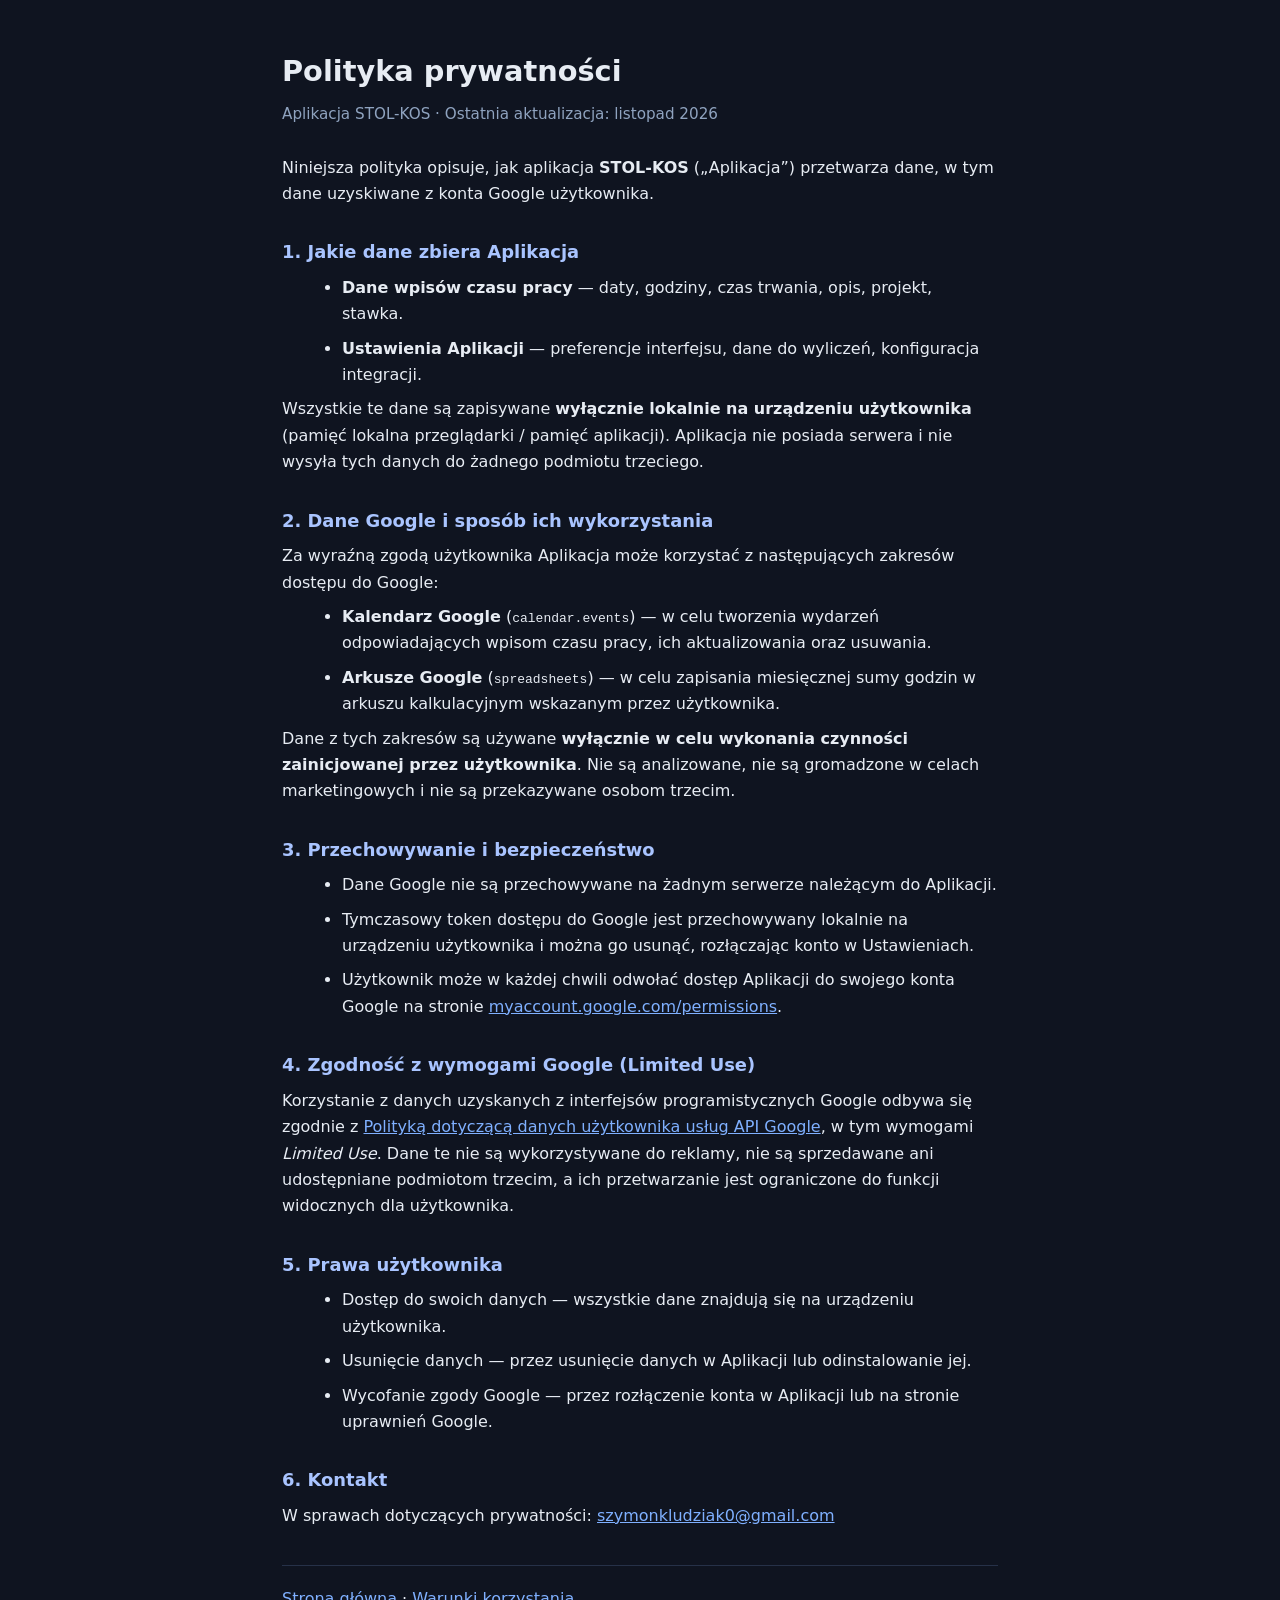
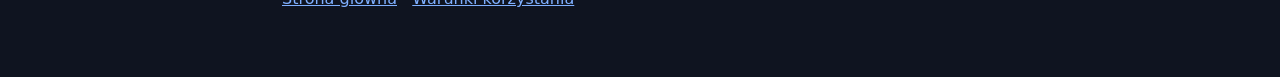
<file: privacy.html>
<!doctype html>
<html lang="pl">
<head>
<meta charset="utf-8" />
<meta name="viewport" content="width=device-width, initial-scale=1" />
<title>STOL-KOS — Polityka prywatności</title>
<style>
  :root { color-scheme: dark light; }
  * { box-sizing: border-box; }
  body { margin: 0; font-family: system-ui, -apple-system, "Segoe UI", Roboto, Arial, sans-serif;
         background: #0f1420; color: #e7ecf3; line-height: 1.65; }
  main { max-width: 760px; margin: 0 auto; padding: 48px 22px 64px; }
  h1 { font-size: 1.8rem; margin: 0 0 6px; }
  .upd { color: #8fa3bf; margin: 0 0 28px; font-size: .95rem; }
  h2 { font-size: 1.12rem; margin: 30px 0 8px; color: #a9c4ff; }
  p, li { margin: 8px 0; }
  ul { margin: 8px 0 8px 20px; }
  a { color: #7fb0ff; }
  nav { margin-top: 36px; padding-top: 20px; border-top: 1px solid #263148; }
</style>
</head>
<body>
<main>
  <h1>Polityka prywatności</h1>
  <p class="upd">Aplikacja STOL-KOS · Ostatnia aktualizacja: listopad 2026</p>

  <p>
    Niniejsza polityka opisuje, jak aplikacja <strong>STOL-KOS</strong> („Aplikacja”) przetwarza
    dane, w tym dane uzyskiwane z konta Google użytkownika.
  </p>

  <h2>1. Jakie dane zbiera Aplikacja</h2>
  <ul>
    <li><strong>Dane wpisów czasu pracy</strong> — daty, godziny, czas trwania, opis, projekt, stawka.</li>
    <li><strong>Ustawienia Aplikacji</strong> — preferencje interfejsu, dane do wyliczeń, konfiguracja integracji.</li>
  </ul>
  <p>
    Wszystkie te dane są zapisywane <strong>wyłącznie lokalnie na urządzeniu użytkownika</strong>
    (pamięć lokalna przeglądarki / pamięć aplikacji). Aplikacja nie posiada serwera i nie wysyła
    tych danych do żadnego podmiotu trzeciego.
  </p>

  <h2>2. Dane Google i sposób ich wykorzystania</h2>
  <p>
    Za wyraźną zgodą użytkownika Aplikacja może korzystać z następujących zakresów dostępu do Google:
  </p>
  <ul>
    <li>
      <strong>Kalendarz Google</strong> (<code>calendar.events</code>) —
      w celu tworzenia wydarzeń odpowiadających wpisom czasu pracy, ich aktualizowania oraz usuwania.
    </li>
    <li>
      <strong>Arkusze Google</strong> (<code>spreadsheets</code>) —
      w celu zapisania miesięcznej sumy godzin w arkuszu kalkulacyjnym wskazanym przez użytkownika.
    </li>
  </ul>
  <p>
    Dane z tych zakresów są używane <strong>wyłącznie w celu wykonania czynności zainicjowanej przez
    użytkownika</strong>. Nie są analizowane, nie są gromadzone w celach marketingowych i nie są
    przekazywane osobom trzecim.
  </p>

  <h2>3. Przechowywanie i bezpieczeństwo</h2>
  <ul>
    <li>Dane Google nie są przechowywane na żadnym serwerze należącym do Aplikacji.</li>
    <li>Tymczasowy token dostępu do Google jest przechowywany lokalnie na urządzeniu użytkownika i można go usunąć, rozłączając konto w Ustawieniach.</li>
    <li>Użytkownik może w każdej chwili odwołać dostęp Aplikacji do swojego konta Google na stronie <a href="https://myaccount.google.com/permissions" target="_blank" rel="noopener">myaccount.google.com/permissions</a>.</li>
  </ul>

  <h2>4. Zgodność z wymogami Google (Limited Use)</h2>
  <p>
    Korzystanie z danych uzyskanych z interfejsów programistycznych Google odbywa się zgodnie z
    <a href="https://developers.google.com/terms/api-services-user-data-policy" target="_blank" rel="noopener">Polityką dotyczącą danych użytkownika usług API Google</a>,
    w tym wymogami <em>Limited Use</em>. Dane te nie są wykorzystywane do reklamy, nie są sprzedawane
    ani udostępniane podmiotom trzecim, a ich przetwarzanie jest ograniczone do funkcji widocznych dla użytkownika.
  </p>

  <h2>5. Prawa użytkownika</h2>
  <ul>
    <li>Dostęp do swoich danych — wszystkie dane znajdują się na urządzeniu użytkownika.</li>
    <li>Usunięcie danych — przez usunięcie danych w Aplikacji lub odinstalowanie jej.</li>
    <li>Wycofanie zgody Google — przez rozłączenie konta w Aplikacji lub na stronie uprawnień Google.</li>
  </ul>

  <h2>6. Kontakt</h2>
  <p>
    W sprawach dotyczących prywatności: <a href="mailto:szymonkludziak0@gmail.com">szymonkludziak0@gmail.com</a>
  </p>

  <nav>
    <a href="index.html">Strona główna</a> ·
    <a href="terms.html">Warunki korzystania</a>
  </nav>
</main>
</body>
</html>
</file>
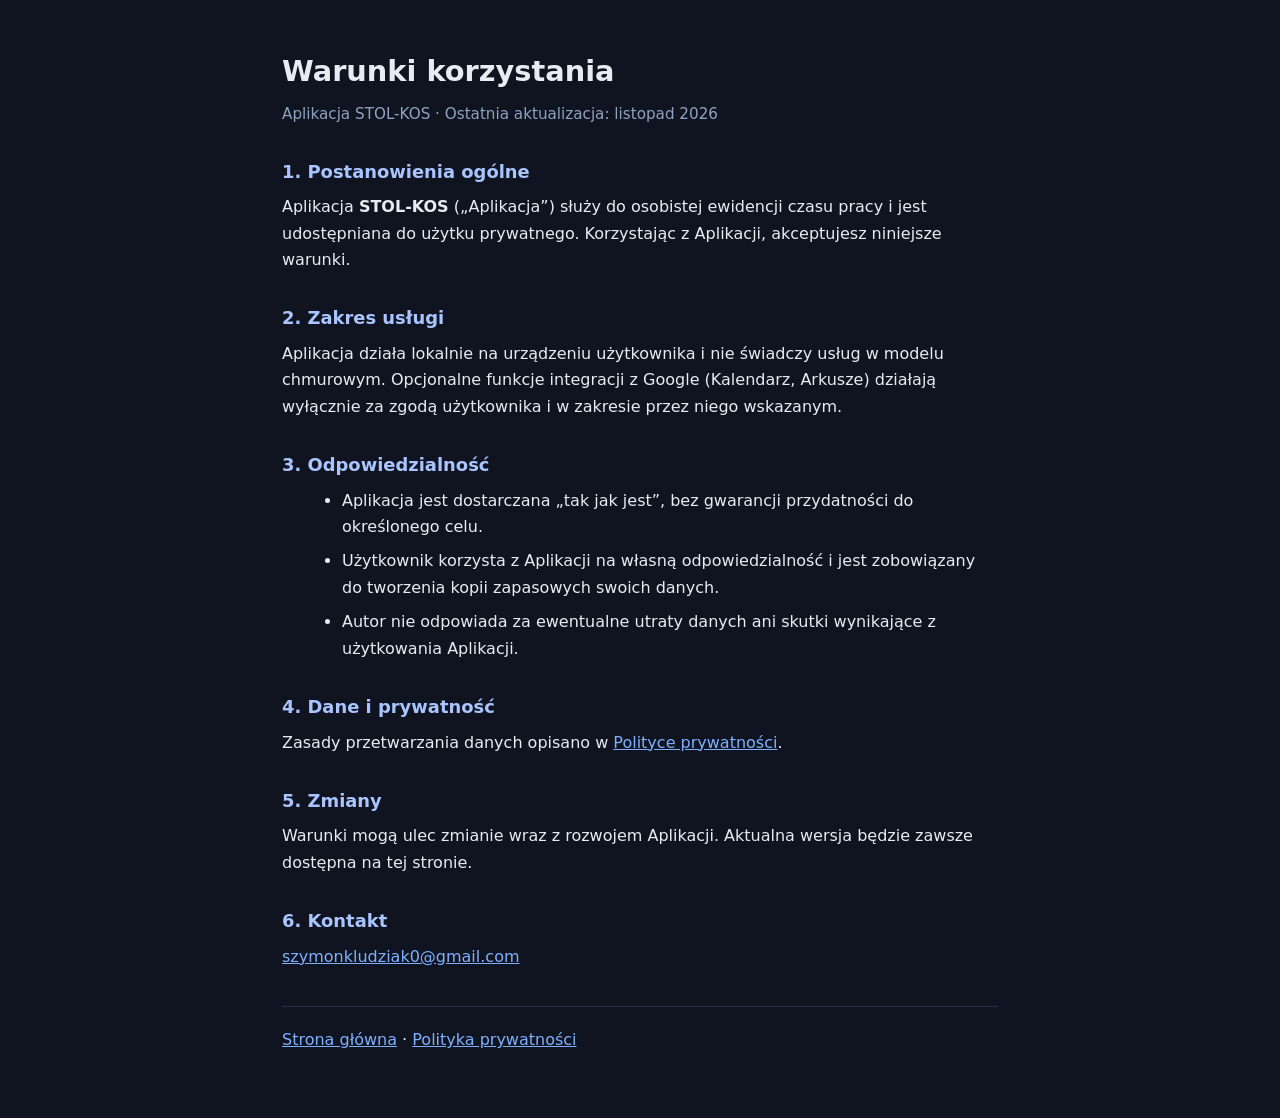
<file: terms.html>
<!doctype html>
<html lang="pl">
<head>
<meta charset="utf-8" />
<meta name="viewport" content="width=device-width, initial-scale=1" />
<title>STOL-KOS — Warunki korzystania</title>
<style>
  :root { color-scheme: dark light; }
  * { box-sizing: border-box; }
  body { margin: 0; font-family: system-ui, -apple-system, "Segoe UI", Roboto, Arial, sans-serif;
         background: #0f1420; color: #e7ecf3; line-height: 1.65; }
  main { max-width: 760px; margin: 0 auto; padding: 48px 22px 64px; }
  h1 { font-size: 1.8rem; margin: 0 0 6px; }
  .upd { color: #8fa3bf; margin: 0 0 28px; font-size: .95rem; }
  h2 { font-size: 1.12rem; margin: 30px 0 8px; color: #a9c4ff; }
  p, li { margin: 8px 0; }
  ul { margin: 8px 0 8px 20px; }
  a { color: #7fb0ff; }
  nav { margin-top: 36px; padding-top: 20px; border-top: 1px solid #263148; }
</style>
</head>
<body>
<main>
  <h1>Warunki korzystania</h1>
  <p class="upd">Aplikacja STOL-KOS · Ostatnia aktualizacja: listopad 2026</p>

  <h2>1. Postanowienia ogólne</h2>
  <p>
    Aplikacja <strong>STOL-KOS</strong> („Aplikacja”) służy do osobistej ewidencji czasu pracy
    i jest udostępniana do użytku prywatnego. Korzystając z Aplikacji, akceptujesz niniejsze warunki.
  </p>

  <h2>2. Zakres usługi</h2>
  <p>
    Aplikacja działa lokalnie na urządzeniu użytkownika i nie świadczy usług w modelu chmurowym.
    Opcjonalne funkcje integracji z Google (Kalendarz, Arkusze) działają wyłącznie za zgodą
    użytkownika i w zakresie przez niego wskazanym.
  </p>

  <h2>3. Odpowiedzialność</h2>
  <ul>
    <li>Aplikacja jest dostarczana „tak jak jest”, bez gwarancji przydatności do określonego celu.</li>
    <li>Użytkownik korzysta z Aplikacji na własną odpowiedzialność i jest zobowiązany do tworzenia kopii zapasowych swoich danych.</li>
    <li>Autor nie odpowiada za ewentualne utraty danych ani skutki wynikające z użytkowania Aplikacji.</li>
  </ul>

  <h2>4. Dane i prywatność</h2>
  <p>
    Zasady przetwarzania danych opisano w <a href="privacy.html">Polityce prywatności</a>.
  </p>

  <h2>5. Zmiany</h2>
  <p>
    Warunki mogą ulec zmianie wraz z rozwojem Aplikacji. Aktualna wersja będzie zawsze dostępna na tej stronie.
  </p>

  <h2>6. Kontakt</h2>
  <p>
    <a href="mailto:szymonkludziak0@gmail.com">szymonkludziak0@gmail.com</a>
  </p>

  <nav>
    <a href="index.html">Strona główna</a> ·
    <a href="privacy.html">Polityka prywatności</a>
  </nav>
</main>
</body>
</html>
</file>
<file: app/css/app.css>
/* ============================================================
   stol-kos — Design System (app.css)
   Ładowany po tailwind.css. Obsługuje motyw jasny/ciemny.
   ============================================================ */

:root {
  --bg: #070b14;
  --bg-2: #0b1220;
  --panel: rgba(17, 24, 39, 0.72);
  --panel-solid: #111827;
  --panel-2: rgba(30, 41, 59, 0.55);
  --border: rgba(255, 255, 255, 0.07);
  --border-strong: rgba(255, 255, 255, 0.14);
  --text: #f1f5f9;
  --text-2: #94a3b8;
  --text-3: #64748b;
  --accent: #84cc16;
  --accent-2: #22d3ee;
  --accent-ink: #0b1220;
  --danger: #f43f5e;
  --warn: #f59e0b;
  --ok: #22c55e;
  --radius: 16px;
  --radius-sm: 10px;
  --shadow: 0 18px 40px -18px rgba(0, 0, 0, 0.75);
  color-scheme: dark;
}

html[data-theme="light"] {
  --bg: #eef2f7;
  --bg-2: #e6ecf4;
  --panel: rgba(255, 255, 255, 0.86);
  --panel-solid: #ffffff;
  --panel-2: rgba(241, 245, 249, 0.9);
  --border: rgba(15, 23, 42, 0.08);
  --border-strong: rgba(15, 23, 42, 0.16);
  --text: #0f172a;
  --text-2: #475569;
  --text-3: #64748b;
  --accent: #4d7c0f;
  --accent-2: #0891b2;
  --accent-ink: #ffffff;
  --shadow: 0 18px 40px -22px rgba(15, 23, 42, 0.35);
  color-scheme: light;
}

* { box-sizing: border-box; }
html, body { height: 100%; }
body {
  margin: 0;
  background:
    radial-gradient(1200px 600px at 85% -10%, rgba(132, 204, 22, 0.10), transparent 60%),
    radial-gradient(900px 500px at -10% 10%, rgba(34, 211, 238, 0.08), transparent 55%),
    var(--bg);
  color: var(--text);
  font-family: Inter, system-ui, -apple-system, "Segoe UI", Roboto, sans-serif;
  -webkit-tap-highlight-color: transparent;
  overflow-x: hidden;
  transition: background-color .3s ease, color .3s ease;
}
::-webkit-scrollbar { width: 10px; height: 10px; }
::-webkit-scrollbar-thumb { background: var(--border-strong); border-radius: 999px; }
::-webkit-scrollbar-track { background: transparent; }
.mono { font-family: ui-monospace, SFMono-Regular, Menlo, monospace; font-variant-numeric: tabular-nums; }
.muted { color: var(--text-2); }
.dim { color: var(--text-3); }
.accent { color: var(--accent); }
.sr-only { position: absolute; width: 1px; height: 1px; padding: 0; margin: -1px; overflow: hidden; clip: rect(0,0,0,0); white-space: nowrap; border: 0; }

/* ---------- Shell ---------- */
.app-shell { display: grid; grid-template-columns: 256px 1fr; min-height: 100vh; }
.sidebar {
  position: sticky; top: 0; height: 100vh; padding: 20px 14px;
  display: flex; flex-direction: column; gap: 8px;
  border-right: 1px solid var(--border);
  background: linear-gradient(180deg, var(--panel), transparent);
  backdrop-filter: blur(14px); z-index: 40;
}
.brand { display: flex; align-items: center; gap: 12px; padding: 6px 10px 18px; }
.brand-logo {
  width: 42px; height: 42px; border-radius: 13px; display: grid; place-items: center;
  background: linear-gradient(135deg, var(--accent), var(--accent-2));
  color: var(--accent-ink); box-shadow: 0 10px 24px -8px rgba(132, 204, 22, .55);
}
.brand-title { font-weight: 800; letter-spacing: -.02em; font-size: 1.15rem; line-height: 1; }
.brand-sub { font-size: .68rem; color: var(--text-3); letter-spacing: .14em; text-transform: uppercase; margin-top: 4px; }

.nav-group-label { font-size: .64rem; letter-spacing: .16em; text-transform: uppercase; color: var(--text-3); padding: 14px 12px 6px; }
.nav-item {
  display: flex; align-items: center; gap: 12px; width: 100%;
  padding: 11px 12px; border-radius: 12px; border: 1px solid transparent;
  color: var(--text-2); background: transparent; cursor: pointer; font-size: .9rem; font-weight: 600;
  transition: background .15s, color .15s, border-color .15s, transform .15s;
}
.nav-item:hover { background: var(--panel-2); color: var(--text); }
.nav-item.active { background: linear-gradient(100deg, rgba(132,204,22,.16), rgba(34,211,238,.08)); color: var(--text); border-color: rgba(132,204,22,.28); }
.nav-item.active svg { color: var(--accent); }
.nav-item svg { width: 18px; height: 18px; flex: 0 0 18px; opacity: .9; }
.nav-item .nav-count { margin-left: auto; font-size: .7rem; color: var(--text-3); }
.sidebar-foot { margin-top: auto; padding-top: 14px; border-top: 1px solid var(--border); }

.main { min-width: 0; display: flex; flex-direction: column; }
.topbar {
  position: sticky; top: 0; z-index: 30;
  display: flex; align-items: center; gap: 14px;
  padding: 14px clamp(16px, 3vw, 34px);
  background: color-mix(in srgb, var(--bg) 82%, transparent);
  backdrop-filter: blur(14px); border-bottom: 1px solid var(--border);
}
.topbar h1 { font-size: 1.12rem; font-weight: 800; letter-spacing: -.01em; margin: 0; }
.topbar .sub { font-size: .76rem; color: var(--text-3); margin-top: 2px; }
.topbar-actions { margin-left: auto; display: flex; align-items: center; gap: 8px; }
.content { padding: clamp(16px, 3vw, 34px); flex: 1; width: 100%; max-width: 1320px; margin: 0 auto; }
.page { display: none; animation: pageIn .28s ease; }
.page.active { display: block; }
@keyframes pageIn { from { opacity: 0; transform: translateY(8px); } to { opacity: 1; transform: none; } }

/* ---------- Buttons ---------- */
.btn {
  display: inline-flex; align-items: center; justify-content: center; gap: 8px;
  padding: 10px 16px; border-radius: 12px; border: 1px solid var(--border-strong);
  background: var(--panel-2); color: var(--text); font-weight: 700; font-size: .86rem;
  cursor: pointer; transition: transform .12s, background .15s, border-color .15s, box-shadow .15s;
  white-space: nowrap; line-height: 1.1;
}
.btn:hover { transform: translateY(-1px); border-color: var(--border-strong); background: var(--panel-solid); }
.btn:active { transform: translateY(0) scale(.99); }
.btn svg { width: 16px; height: 16px; }
.btn-primary { background: linear-gradient(120deg, var(--accent), #4ade80); color: var(--accent-ink); border-color: transparent; box-shadow: 0 10px 24px -12px rgba(132,204,22,.7); }
.btn-primary:hover { background: linear-gradient(120deg, #a3e635, #34d399); }
.btn-ghost { background: transparent; border-color: transparent; color: var(--text-2); }
.btn-ghost:hover { background: var(--panel-2); color: var(--text); }
.btn-danger { background: rgba(244,63,94,.14); border-color: rgba(244,63,94,.35); color: #fda4af; }
.btn-danger:hover { background: rgba(244,63,94,.24); }
.btn-sm { padding: 7px 11px; font-size: .78rem; border-radius: 10px; }
.btn-icon { padding: 9px; border-radius: 11px; }
.btn-block { width: 100%; }
.btn:disabled, .btn[disabled] { opacity: .5; cursor: not-allowed; pointer-events: none; }

/* ---------- Cards / layout ---------- */
.card {
  background: var(--panel); border: 1px solid var(--border); border-radius: var(--radius);
  padding: 18px; box-shadow: var(--shadow); backdrop-filter: blur(12px);
}
.card.pad-lg { padding: 22px; }
.card-title { display: flex; align-items: center; gap: 10px; font-weight: 800; font-size: .92rem; margin-bottom: 14px; }
.card-title svg { width: 17px; height: 17px; color: var(--accent); }
.grid { display: grid; gap: 16px; }
.g-2 { grid-template-columns: repeat(2, minmax(0,1fr)); }
.g-3 { grid-template-columns: repeat(3, minmax(0,1fr)); }
.g-4 { grid-template-columns: repeat(4, minmax(0,1fr)); }
.g-auto { grid-template-columns: repeat(auto-fit, minmax(210px, 1fr)); }
.row { display: flex; align-items: center; gap: 10px; }
.row.wrap { flex-wrap: wrap; }
.between { justify-content: space-between; }
.stack { display: flex; flex-direction: column; gap: 12px; }
.mt { margin-top: 16px; } .mt-sm { margin-top: 10px; } .mb { margin-bottom: 16px; }

/* KPI */
.kpi { position: relative; overflow: hidden; }
.kpi .kpi-label { display: flex; align-items: center; gap: 7px; font-size: .72rem; text-transform: uppercase; letter-spacing: .09em; color: var(--text-3); font-weight: 700; }
.kpi .kpi-label svg { width: 14px; height: 14px; color: var(--accent); }
.kpi .kpi-value { font-size: clamp(1.35rem, 2.4vw, 1.9rem); font-weight: 850; letter-spacing: -.02em; margin-top: 8px; }
.kpi .kpi-sub { font-size: .76rem; color: var(--text-3); margin-top: 6px; }
.kpi .kpi-ico { position: absolute; right: -8px; top: -8px; width: 74px; height: 74px; opacity: .07; }
.kpi .kpi-ico svg { width: 100%; height: 100%; }
.kpi.up .kpi-value { color: var(--accent); }

/* ---------- Progress ring ---------- */
.ring { --p: 0; --size: 92px; width: var(--size); height: var(--size); position: relative; flex: 0 0 auto; }
.ring svg { transform: rotate(-90deg); width: 100%; height: 100%; }
.ring .track { stroke: var(--border-strong); }
.ring .bar { stroke: url(#ringGrad); stroke-linecap: round; transition: stroke-dashoffset .8s cubic-bezier(.4,0,.2,1); }
.ring .ring-mid { position: absolute; inset: 0; display: grid; place-items: center; text-align: center; }
.ring .ring-mid strong { font-size: .92rem; font-weight: 800; }
.ring .ring-mid span { font-size: .6rem; color: var(--text-3); text-transform: uppercase; letter-spacing: .08em; }
.ring-row { display: flex; gap: 20px; flex-wrap: wrap; }

/* ---------- Bars chart ---------- */
.bars { display: flex; align-items: flex-end; gap: 8px; height: 190px; padding-top: 8px; }
.bars .bar-wrap { flex: 1; display: flex; flex-direction: column; align-items: center; gap: 7px; height: 100%; justify-content: flex-end; }
.bars .bar {
  width: 100%; max-width: 46px; border-radius: 8px 8px 4px 4px; min-height: 3px;
  background: linear-gradient(180deg, rgba(132,204,22,.85), rgba(34,211,238,.55));
  transition: height .6s cubic-bezier(.4,0,.2,1), filter .2s; position: relative;
}
.bars .bar-track { flex: 1; width: 100%; display: flex; align-items: flex-end; justify-content: center; min-height: 0; }
.bars .bar-wrap:hover .bar { filter: brightness(1.2); }
.bars .bar-label { font-size: .66rem; color: var(--text-3); font-weight: 700; }
.bars .bar-val { font-size: .62rem; color: var(--text-2); }
.bars .bar.zero { background: var(--border); }
.bars .bar-wrap.today .bar { box-shadow: 0 0 0 2px var(--accent), 0 0 18px -4px var(--accent); }
.bars-year { height: 220px; }

/* heatmap */
.heat { display: grid; grid-auto-flow: column; grid-template-rows: repeat(7, 1fr); gap: 4px; overflow-x: auto; padding-bottom: 4px; }
.heat .cell { width: 14px; height: 14px; border-radius: 4px; background: var(--border); transition: transform .12s; }
.heat .cell:hover { transform: scale(1.35); outline: 1px solid var(--border-strong); }
.heat .cell.l1 { background: rgba(132,204,22,.22); }
.heat .cell.l2 { background: rgba(132,204,22,.42); }
.heat .cell.l3 { background: rgba(132,204,22,.66); }
.heat .cell.l4 { background: rgba(132,204,22,.95); }
.heat-legend { display: flex; align-items: center; gap: 6px; font-size: .68rem; color: var(--text-3); }

/* donut */
.donut-wrap { display: flex; align-items: center; gap: 18px; flex-wrap: wrap; }
.donut { width: 132px; height: 132px; border-radius: 50%; position: relative; flex: 0 0 auto; }
.donut::after { content: ""; position: absolute; inset: 18px; border-radius: 50%; background: var(--panel-solid); }
.donut .donut-mid { position: absolute; inset: 0; display: grid; place-items: center; z-index: 2; text-align: center; }
.donut .donut-mid strong { font-size: 1rem; }
.donut .donut-mid span { font-size: .6rem; color: var(--text-3); }
.legend { display: flex; flex-direction: column; gap: 8px; font-size: .8rem; }
.legend .li { display: flex; align-items: center; gap: 8px; }
.legend .dot { width: 10px; height: 10px; border-radius: 3px; flex: 0 0 10px; }

/* ---------- Forms ---------- */
.field { display: flex; flex-direction: column; gap: 6px; }
.field label { font-size: .73rem; font-weight: 700; letter-spacing: .04em; text-transform: uppercase; color: var(--text-3); }
.input, .select, textarea.input {
  width: 100%; padding: 11px 13px; border-radius: 12px; border: 1px solid var(--border-strong);
  background: var(--panel-2); color: var(--text); font-size: .9rem; outline: none;
  transition: border-color .15s, box-shadow .15s, background .15s;
}
.input:focus, .select:focus, textarea.input:focus { border-color: var(--accent); box-shadow: 0 0 0 3px rgba(132,204,22,.18); }
.input::placeholder { color: var(--text-3); }
.select { appearance: none; background-image: url("data:image/svg+xml,%3Csvg xmlns='http://www.w3.org/2000/svg' width='16' height='16' fill='none' stroke='%2394a3b8' stroke-width='2'%3E%3Cpath d='M4 6l4 4 4-4'/%3E%3C/svg%3E"); background-repeat: no-repeat; background-position: right 12px center; padding-right: 36px; }
.hint { font-size: .72rem; color: var(--text-3); }
.form-grid { display: grid; grid-template-columns: repeat(2, minmax(0,1fr)); gap: 14px; }
.form-grid .full { grid-column: 1 / -1; }

/* segmented control */
.seg { display: inline-flex; background: var(--panel-2); border: 1px solid var(--border); border-radius: 12px; padding: 3px; gap: 2px; flex-wrap: wrap; }
.seg button { border: 0; background: transparent; color: var(--text-2); padding: 7px 12px; border-radius: 9px; font-size: .78rem; font-weight: 700; cursor: pointer; }
.seg button.active { background: var(--panel-solid); color: var(--text); box-shadow: 0 2px 8px rgba(0,0,0,.18); }

/* switch */
.switch { position: relative; width: 44px; height: 26px; flex: 0 0 44px; }
.switch input { opacity: 0; width: 0; height: 0; }
.switch .sl { position: absolute; inset: 0; border-radius: 999px; background: var(--border-strong); transition: .2s; cursor: pointer; }
.switch .sl::before { content: ""; position: absolute; width: 20px; height: 20px; left: 3px; top: 3px; border-radius: 50%; background: #fff; transition: .2s; }
.switch input:checked + .sl { background: var(--accent); }
.switch input:checked + .sl::before { transform: translateX(18px); }

/* ---------- Entry rows ---------- */
.day-head { display: flex; align-items: center; gap: 10px; padding: 10px 12px; margin: 18px 0 8px; background: var(--panel-2); border: 1px solid var(--border); border-radius: 12px; }
.day-head .d { font-weight: 800; font-size: .84rem; }
.day-head .w { font-size: .72rem; color: var(--text-3); }
.day-head .tot { margin-left: auto; display: flex; gap: 12px; font-size: .76rem; color: var(--text-2); font-weight: 700; }
.entry {
  display: grid; grid-template-columns: 108px 1fr auto auto; gap: 12px; align-items: center;
  padding: 12px 14px; border-radius: 12px; border: 1px solid var(--border);
  background: var(--panel); margin-bottom: 8px; transition: border-color .15s, transform .12s, background .15s;
}
.entry:hover { border-color: var(--border-strong); transform: translateX(2px); }
.entry .time { font-size: .8rem; color: var(--text-2); }
.entry .time b { color: var(--text); font-weight: 800; }
.entry .note { font-weight: 700; font-size: .9rem; display: flex; align-items: center; gap: 8px; }
.entry .meta { font-size: .73rem; color: var(--text-3); margin-top: 3px; display: flex; gap: 10px; flex-wrap: wrap; }
.entry .amount { font-weight: 850; font-size: .98rem; text-align: right; white-space: nowrap; }
.entry .tools { display: flex; gap: 4px; }
.tag { display: inline-flex; align-items: center; gap: 5px; font-size: .66rem; font-weight: 800; padding: 3px 8px; border-radius: 999px; background: var(--panel-2); color: var(--text-2); border: 1px solid var(--border); }
.tag .dot { width: 7px; height: 7px; border-radius: 50%; }
.badge { display: inline-flex; align-items: center; gap: 5px; font-size: .66rem; font-weight: 800; padding: 3px 8px; border-radius: 999px; }
.badge.ok { background: rgba(34,197,94,.15); color: #86efac; }
.badge.warn { background: rgba(245,158,11,.15); color: #fcd34d; }
.badge.bad { background: rgba(244,63,94,.15); color: #fda4af; }
.badge.info { background: rgba(34,211,238,.15); color: #67e8f9; }
.badge.gcal { background: rgba(59,130,246,.16); color: #93c5fd; }

/* ---------- Przypomnienie o rozliczeniu miesiąca ---------- */
.reminder {
  display: flex; align-items: center; gap: 14px; padding: 14px 16px; margin-bottom: 16px;
  border-radius: 14px; border: 1px solid rgba(245,158,11,.35);
  background: linear-gradient(90deg, rgba(245,158,11,.14), rgba(34,211,238,.07));
}
.reminder > svg { width: 22px; height: 22px; color: #fcd34d; flex: 0 0 22px; }
.reminder .rm-text { display: flex; flex-direction: column; min-width: 0; flex: 1; }
.reminder .rm-text b { font-size: .9rem; }
.reminder .rm-text span { font-size: .78rem; color: var(--text-2); }
.reminder .rm-actions { display: flex; gap: 8px; flex-wrap: wrap; }
@media (max-width: 640px) {
  .reminder { flex-wrap: wrap; }
  .reminder .rm-actions { width: 100%; }
}

/* ---------- Instrukcja w Ustawieniach ---------- */
.instr { border: 1px solid var(--border); border-radius: 12px; padding: 10px 12px; background: var(--panel-2); }
.instr summary { cursor: pointer; font-weight: 700; font-size: .82rem; display: flex; align-items: center; gap: 8px; }
.instr summary::-webkit-details-marker { display: none; }
.instr ol { margin: 10px 0 0; padding-left: 20px; font-size: .78rem; color: var(--text-2); line-height: 1.65; }
.instr ol li { margin-bottom: 4px; }

/* empty */
.empty { text-align: center; padding: 46px 20px; color: var(--text-3); }
.empty .ico { width: 62px; height: 62px; margin: 0 auto 14px; border-radius: 18px; display: grid; place-items: center; background: var(--panel-2); border: 1px solid var(--border); }
.empty .ico svg { width: 28px; height: 28px; color: var(--accent); }
.empty h4 { margin: 0 0 6px; color: var(--text); font-size: 1rem; }
.empty p { margin: 0 0 16px; font-size: .84rem; }

/* ---------- Toast ---------- */
.toast-root { position: fixed; z-index: 120; left: 50%; bottom: 22px; transform: translateX(-50%); display: flex; flex-direction: column; gap: 8px; width: min(92vw, 420px); }
.toast {
  display: flex; align-items: center; gap: 10px; padding: 12px 14px; border-radius: 13px;
  background: var(--panel-solid); border: 1px solid var(--border-strong); color: var(--text);
  box-shadow: var(--shadow); font-size: .85rem; font-weight: 600;
  animation: toastIn .25s ease;
}
.toast.out { animation: toastOut .2s ease forwards; }
.toast svg { width: 17px; height: 17px; flex: 0 0 17px; }
.toast.ok svg { color: var(--ok); } .toast.err svg { color: var(--danger); } .toast.info svg { color: var(--accent-2); }
.toast .undo { margin-left: auto; background: transparent; border: 0; color: var(--accent); font-weight: 800; cursor: pointer; font-size: .8rem; }
@keyframes toastIn { from { opacity: 0; transform: translateY(14px) scale(.98); } to { opacity: 1; transform: none; } }
@keyframes toastOut { to { opacity: 0; transform: translateY(10px) scale(.98); } }

/* ---------- Modal ---------- */
.modal-root { position: fixed; inset: 0; z-index: 100; display: none; align-items: center; justify-content: center; padding: 18px; background: rgba(2,6,23,.66); backdrop-filter: blur(5px); }
.modal-root.open { display: flex; }
.modal { width: 100%; max-width: 560px; max-height: 90vh; overflow: auto; background: var(--panel-solid); border: 1px solid var(--border-strong); border-radius: 18px; box-shadow: var(--shadow); animation: modalIn .22s ease; }
.modal.wide { max-width: 760px; }
@keyframes modalIn { from { opacity: 0; transform: translateY(14px) scale(.98); } to { opacity: 1; transform: none; } }
.modal-head { display: flex; align-items: center; gap: 10px; padding: 18px 20px; border-bottom: 1px solid var(--border); }
.modal-head h3 { margin: 0; font-size: 1rem; font-weight: 800; }
.modal-body { padding: 20px; }
.modal-foot { display: flex; gap: 10px; justify-content: flex-end; padding: 16px 20px; border-top: 1px solid var(--border); }

/* ---------- Command palette ---------- */
.palette-root { position: fixed; inset: 0; z-index: 130; display: none; align-items: flex-start; justify-content: center; padding-top: min(16vh, 140px); background: rgba(2,6,23,.6); backdrop-filter: blur(6px); }
.palette-root.open { display: flex; }
.palette { width: min(94vw, 600px); background: var(--panel-solid); border: 1px solid var(--border-strong); border-radius: 16px; box-shadow: var(--shadow); overflow: hidden; }
.palette input { width: 100%; border: 0; outline: none; background: transparent; color: var(--text); font-size: 1rem; padding: 16px 18px; border-bottom: 1px solid var(--border); }
.palette-list { max-height: 340px; overflow: auto; padding: 8px; }
.palette-item { display: flex; align-items: center; gap: 10px; padding: 10px 12px; border-radius: 10px; cursor: pointer; font-size: .88rem; color: var(--text-2); }
.palette-item:hover, .palette-item.sel { background: var(--panel-2); color: var(--text); }
.palette-item svg { width: 16px; height: 16px; color: var(--accent); }
.palette-item .k { margin-left: auto; font-size: .7rem; color: var(--text-3); }

/* ---------- Powiadomienia (dzwonek) ---------- */
.notify-badge { position: absolute; top: -4px; right: -4px; min-width: 16px; height: 16px; padding: 0 4px; border-radius: 999px; background: var(--danger); color: #fff; font-size: .62rem; font-weight: 800; line-height: 16px; text-align: center; box-shadow: 0 0 0 2px var(--panel-solid); }
#notify-btn, #m-notify { position: relative; }
#notify-btn.has-unread svg, #m-notify.has-unread svg { color: var(--accent); }
.notify-root { position: fixed; inset: 0; z-index: 128; display: none; justify-content: flex-end; align-items: flex-start; background: rgba(2,6,23,.5); backdrop-filter: blur(4px); }
.notify-root.open { display: flex; }
.notify-panel { width: min(94vw, 420px); max-height: 100vh; overflow: auto; background: var(--panel-solid); border-left: 1px solid var(--border-strong); box-shadow: var(--shadow); padding: 16px; margin: 0; }
.notify-head { display: flex; align-items: center; justify-content: space-between; gap: 10px; margin-bottom: 12px; }
.notify-head svg { width: 18px; height: 18px; color: var(--accent); }
.notify-enable { margin-bottom: 12px; }
.notify-list { display: flex; flex-direction: column; gap: 6px; }
.notify-item { display: flex; gap: 10px; padding: 10px 12px; border-radius: 12px; background: var(--panel-2); border: 1px solid var(--border); }
.notify-item svg { width: 16px; height: 16px; flex: 0 0 16px; margin-top: 2px; color: var(--text-3); }
.notify-item.ok svg { color: var(--ok); }
.notify-item.err svg { color: var(--danger); }
.notify-item.sync svg, .notify-item.link svg, .notify-item.google svg { color: var(--accent-2); }
.ni-body { min-width: 0; }
.ni-title { font-size: .84rem; color: var(--text); font-weight: 600; }
.ni-detail { font-size: .78rem; color: var(--text-2); word-break: break-word; }
.ni-time { font-size: .68rem; color: var(--text-3); margin-top: 2px; }
@media (max-width: 680px) { .notify-panel { width: 100vw; border-left: 0; } }

/* ---------- Mobile nav / header ---------- */
.bottom-nav { display: none; }
.fab { display: none; }
.mobile-top { display: none; }
.only-mobile { display: none !important; }
.topbar-title { min-width: 0; }
.topbar-title h1, .topbar-title .sub { overflow: hidden; text-overflow: ellipsis; white-space: nowrap; }
.topbar-brand { width: 34px; height: 34px; border-radius: 11px; flex: 0 0 34px; }

@media (max-width: 1024px) {
  .app-shell { grid-template-columns: 1fr; }
  .sidebar { display: none; }
  .g-4 { grid-template-columns: repeat(2, minmax(0,1fr)); }
  .g-3 { grid-template-columns: repeat(2, minmax(0,1fr)); }
  .topbar-brand.only-mobile { display: grid !important; }
  button.only-mobile { display: inline-flex !important; }
}
@media (max-width: 680px) {
  .g-2, .g-3, .g-4 { grid-template-columns: 1fr; }
  .form-grid { grid-template-columns: 1fr; }
  .card { padding: 14px; border-radius: 14px; }
  .card.pad-lg { padding: 16px; }
  .content { padding: 14px 12px calc(104px + env(safe-area-inset-bottom)); }
  .topbar { padding: calc(10px + env(safe-area-inset-top)) 12px 10px; gap: 8px; }
  .topbar h1 { font-size: .98rem; }
  .topbar .sub { display: none; }
  .topbar-actions { gap: 5px; }
  .topbar .btn .nowrap, .topbar .btn .kbd { display: none; }
  .topbar .btn-ghost, .topbar .btn-primary { padding: 9px 10px; }
  .input, .select, textarea.input { font-size: 16px; padding: 12px 13px; }
  .btn { padding: 11px 15px; }
  .btn-sm { padding: 9px 12px; font-size: .8rem; }
  .btn-icon { padding: 10px; }
  .entry { grid-template-columns: 64px 1fr auto; gap: 8px; padding: 12px; }
  .entry .tools { grid-column: 1 / -1; justify-content: flex-end; }
  .entry .time { font-size: .74rem; }
  .entry .note { font-size: .86rem; }
  .entry .amount { font-size: .9rem; }
  .modal-root { padding: 0; align-items: flex-end; }
  .modal { max-width: 100%; max-height: 94vh; border-radius: 20px 20px 0 0; }
  .modal-head { padding: 14px 16px; }
  .modal-body { padding: 16px; }
  .modal-foot { padding: 12px 16px calc(12px + env(safe-area-inset-bottom)); }
  .toast-root { bottom: calc(84px + env(safe-area-inset-bottom)); width: min(94vw, 420px); }
  .bottom-nav {
    display: flex; position: fixed; bottom: 0; left: 0; right: 0; z-index: 60;
    background: color-mix(in srgb, var(--panel-solid) 92%, transparent);
    backdrop-filter: blur(16px); border-top: 1px solid var(--border);
    box-shadow: 0 -12px 30px -20px rgba(0,0,0,.9);
    padding: 6px 6px calc(6px + env(safe-area-inset-bottom));
  }
  .bottom-nav .bn { flex: 1; min-width: 0; display: flex; flex-direction: column; align-items: center; gap: 2px; padding: 7px 2px; border: 0; background: transparent; color: var(--text-3); font-size: .58rem; font-weight: 700; border-radius: 12px; cursor: pointer; }
  .bottom-nav .bn svg { width: 22px; height: 22px; }
  .bottom-nav .bn.active { color: var(--accent); background: linear-gradient(180deg, rgba(132,204,22,.14), rgba(34,211,238,.06)); }
  .cal-grid { gap: 4px; }
  .cal-cell { min-height: 56px; padding: 5px; border-radius: 9px; }
  .cal-h { font-size: .58rem; }
  .cal-amt { display: none; }
  .cal-month { min-width: 0; font-size: .9rem; }
  .seg { width: 100%; }
  .seg button { flex: 1; }
  .day-head { flex-wrap: wrap; }
  .day-head .tot { margin-left: 0; width: 100%; justify-content: flex-start; }
  .tbl { font-size: .8rem; }
  .tbl th, .tbl td { padding: 8px 6px; }
  .reminder { padding: 12px; gap: 10px; }
}

/* ---------- Kalendarz ---------- */
.cal-nav { align-items: center; gap: 6px; }
.cal-month { font-size: 1rem; min-width: 148px; text-align: center; }
.cal-grid { display: grid; grid-template-columns: repeat(7, minmax(0, 1fr)); gap: 6px; }
.cal-head { margin-bottom: 6px; }
.cal-head .cal-dow { text-align: center; font-size: .66rem; font-weight: 800; text-transform: uppercase; letter-spacing: .06em; color: var(--text-3); padding: 4px 0; }
.cal-cell {
  display: flex; flex-direction: column; gap: 4px; align-items: stretch; text-align: left;
  min-height: 74px; padding: 8px; border-radius: 12px; cursor: pointer;
  border: 1px solid var(--border); background: var(--panel-2); color: var(--text);
  transition: transform .12s, border-color .15s, background .15s;
}
.cal-cell:hover { transform: translateY(-2px); border-color: var(--border-strong); }
.cal-cell.blank { background: transparent; border-color: transparent; cursor: default; min-height: 0; }
.cal-cell.today { border-color: var(--accent); box-shadow: 0 0 0 1px var(--accent) inset; }
.cal-cell.l1 { background: rgba(132,204,22,.14); }
.cal-cell.l2 { background: rgba(132,204,22,.28); }
.cal-cell.l3 { background: rgba(132,204,22,.44); }
.cal-cell.l4 { background: rgba(132,204,22,.62); }
.cal-cell.no-work { background: transparent; border-style: dashed; opacity: .62; }
.cal-cell.no-work:hover { opacity: 1; }
.cal-top { display: flex; align-items: center; justify-content: space-between; gap: 4px; }
.cal-num { font-weight: 800; font-size: .82rem; }
.cal-h { font-size: .64rem; font-weight: 800; color: var(--accent); white-space: nowrap; }
.cal-dots { display: flex; gap: 3px; min-height: 7px; }
.cal-dots i { width: 7px; height: 7px; border-radius: 50%; display: block; }
.cal-amt { margin-top: auto; font-size: .66rem; font-weight: 700; color: var(--text-2); font-variant-numeric: tabular-nums; }
.cal-amt.dim { color: var(--text-3); font-weight: 600; }
html[data-theme="light"] .cal-cell.l1 { background: rgba(77,124,15,.10); }
html[data-theme="light"] .cal-cell.l2 { background: rgba(77,124,15,.18); }
html[data-theme="light"] .cal-cell.l3 { background: rgba(77,124,15,.26); }
html[data-theme="light"] .cal-cell.l4 { background: rgba(77,124,15,.36); }
html[data-theme="light"] .cal-amt { color: #1e293b; }
html[data-theme="light"] .cal-h { color: #365314; }
.heat-legend .cell { display: inline-block; border-radius: 4px; background: var(--border); }
.heat-legend .cell.l1 { background: rgba(132,204,22,.22); }
.heat-legend .cell.l2 { background: rgba(132,204,22,.42); }
.heat-legend .cell.l3 { background: rgba(132,204,22,.66); }
.heat-legend .cell.l4 { background: rgba(132,204,22,.95); }

/* ---------- Chip (szablony) ---------- */
.chip { display: inline-flex; align-items: center; border-radius: 999px; border: 1px solid var(--border-strong); background: var(--panel-2); overflow: hidden; }
.chip .chip-main { display: inline-flex; align-items: center; gap: 6px; border: 0; background: transparent; color: var(--text); font-size: .76rem; font-weight: 700; padding: 5px 4px 5px 10px; cursor: pointer; }
.chip .chip-main:hover { color: var(--accent); }
.chip .chip-main svg { width: 13px; height: 13px; }
.chip .chip-x { display: inline-flex; align-items: center; border: 0; background: transparent; color: var(--text-3); padding: 5px 8px 5px 4px; cursor: pointer; }
.chip .chip-x:hover { color: var(--danger); }
.chip .chip-x svg { width: 13px; height: 13px; }

/* ---------- Recents list ---------- */
.rec { display: flex; align-items: center; gap: 10px; padding: 10px 0; border-bottom: 1px dashed var(--border); font-size: .82rem; }
.rec:last-child { border-bottom: 0; }
.rec .r-time { color: var(--text-3); font-size: .74rem; }
.rec .r-note { flex: 1; min-width: 0; overflow: hidden; text-overflow: ellipsis; white-space: nowrap; }
.rec .r-amt { font-weight: 800; }

/* table */
.tbl { width: 100%; border-collapse: collapse; font-size: .84rem; }
.tbl th { text-align: left; font-size: .68rem; text-transform: uppercase; letter-spacing: .08em; color: var(--text-3); padding: 8px 10px; border-bottom: 1px solid var(--border); }
.tbl td { padding: 10px; border-bottom: 1px solid var(--border); }
.tbl tr:last-child td { border-bottom: 0; }
.tbl .num { text-align: right; font-variant-numeric: tabular-nums; }

/* timer */
.timer-big { font-size: clamp(2rem, 7vw, 3.4rem); font-weight: 850; letter-spacing: -.03em; font-variant-numeric: tabular-nums; }
.timer-live { display: inline-flex; align-items: center; gap: 8px; font-size: .72rem; font-weight: 800; color: var(--danger); text-transform: uppercase; letter-spacing: .1em; }
.timer-live .pulse { width: 8px; height: 8px; border-radius: 50%; background: var(--danger); animation: pulse 1.4s infinite; }
@keyframes pulse { 0%,100% { opacity: 1; box-shadow: 0 0 0 0 rgba(244,63,94,.5); } 50% { opacity: .55; box-shadow: 0 0 0 7px rgba(244,63,94,0); } }

/* misc */
.kbd { font-family: ui-monospace, monospace; font-size: .72rem; padding: 2px 7px; border-radius: 6px; border: 1px solid var(--border-strong); background: var(--panel-2); color: var(--text-2); }
.divider { height: 1px; background: var(--border); margin: 14px 0; }
.scroll-x { overflow-x: auto; }
.nowrap { white-space: nowrap; }
.truncate { overflow: hidden; text-overflow: ellipsis; white-space: nowrap; }
.link { color: var(--accent); cursor: pointer; font-weight: 700; }
.link:hover { text-decoration: underline; }

/* ---------- Logowanie ---------- */
.auth-root {
  position: fixed; inset: 0; z-index: 90; display: none;
  align-items: flex-start; justify-content: center;
  padding: calc(24px + env(safe-area-inset-top)) 18px calc(24px + env(safe-area-inset-bottom));
  background:
    radial-gradient(900px 480px at 80% -10%, rgba(132,204,22,.16), transparent 60%),
    radial-gradient(700px 420px at -10% 20%, rgba(34,211,238,.12), transparent 55%),
    var(--bg);
  overflow: auto;
}
.auth-root.open { display: flex; }
body.auth-locked { overflow: hidden; }
body.auth-locked .app-shell, body.auth-locked .bottom-nav { display: none !important; }
.auth-card {
  width: min(94vw, 400px); margin: auto 0; padding: 24px 20px;
  background: var(--panel-solid); border: 1px solid var(--border-strong);
  border-radius: 22px; box-shadow: var(--shadow); animation: modalIn .25s ease;
}
.auth-brand { display: flex; align-items: center; gap: 12px; margin-bottom: 18px; }
.auth-title { margin: 0 0 6px; font-size: 1.12rem; font-weight: 850; letter-spacing: -.01em; }
.auth-sub { margin: 0 0 16px; font-size: .8rem; line-height: 1.55; color: var(--text-2); }
.auth-remember { display: flex; align-items: center; gap: 8px; font-size: .8rem; color: var(--text-2); cursor: pointer; user-select: none; }
.auth-remember input { width: 17px; height: 17px; accent-color: var(--accent); }
.auth-error { background: rgba(244,63,94,.12); border: 1px solid rgba(244,63,94,.32); color: #fda4af; font-size: .78rem; font-weight: 600; padding: 9px 11px; border-radius: 11px; }
.auth-error[hidden] { display: none; }
.auth-pass { position: relative; }
.auth-pass .input { padding-right: 46px; }
.auth-pass .btn { position: absolute; right: 4px; top: 50%; transform: translateY(-50%); }
.auth-foot { margin-top: 14px; text-align: center; }
.auth-foot .link { background: transparent; border: 0; font-size: .78rem; }
.auth-hint { margin: 14px 0 0; font-size: .68rem; color: var(--text-3); line-height: 1.5; text-align: center; }

/* ---------- Użytkownicy (Ustawienia) ---------- */
.user-row { display: flex; align-items: center; gap: 10px; padding: 9px 10px; border: 1px solid var(--border); border-radius: 12px; background: var(--panel-2); }
.user-ava { width: 34px; height: 34px; flex: 0 0 34px; border-radius: 10px; display: grid; place-items: center; font-weight: 800; font-size: .85rem; background: linear-gradient(135deg, rgba(132,204,22,.25), rgba(34,211,238,.18)); color: var(--text); }
.user-info { flex: 1; min-width: 0; }
.user-info b { display: block; overflow: hidden; text-overflow: ellipsis; white-space: nowrap; }
@media (max-width: 680px) {
  .auth-card { width: 100%; padding: 22px 16px; border-radius: 20px; }
  .user-row { flex-wrap: wrap; }
  .user-row .row { width: 100%; justify-content: flex-end; }
}

@media print {
  .sidebar, .topbar, .bottom-nav, .mobile-top, .fab, .toast-root, .modal-root, .palette-root, .auth-root { display: none !important; }
  body { background: #fff; color: #000; }
  .card { box-shadow: none; border: 1px solid #ddd; background: #fff; }
  .app-shell { grid-template-columns: 1fr; }
}
</file>
